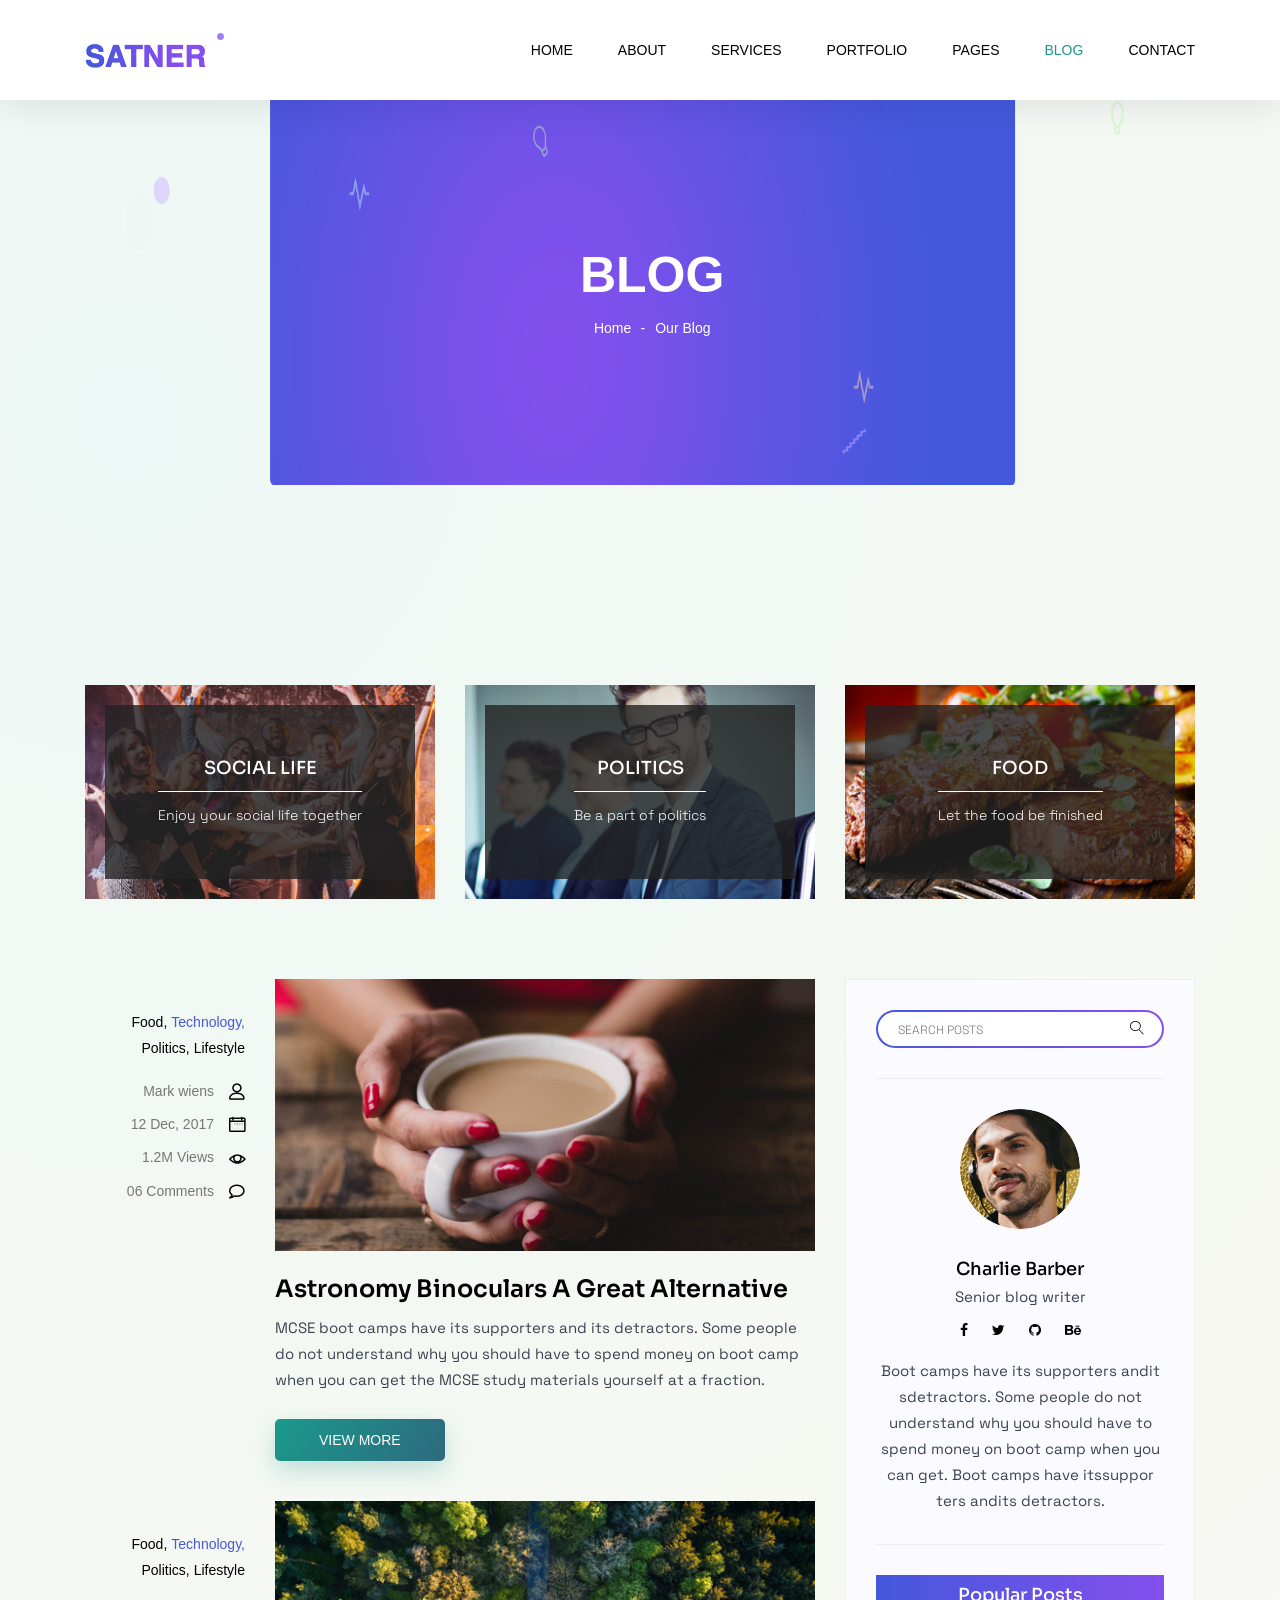
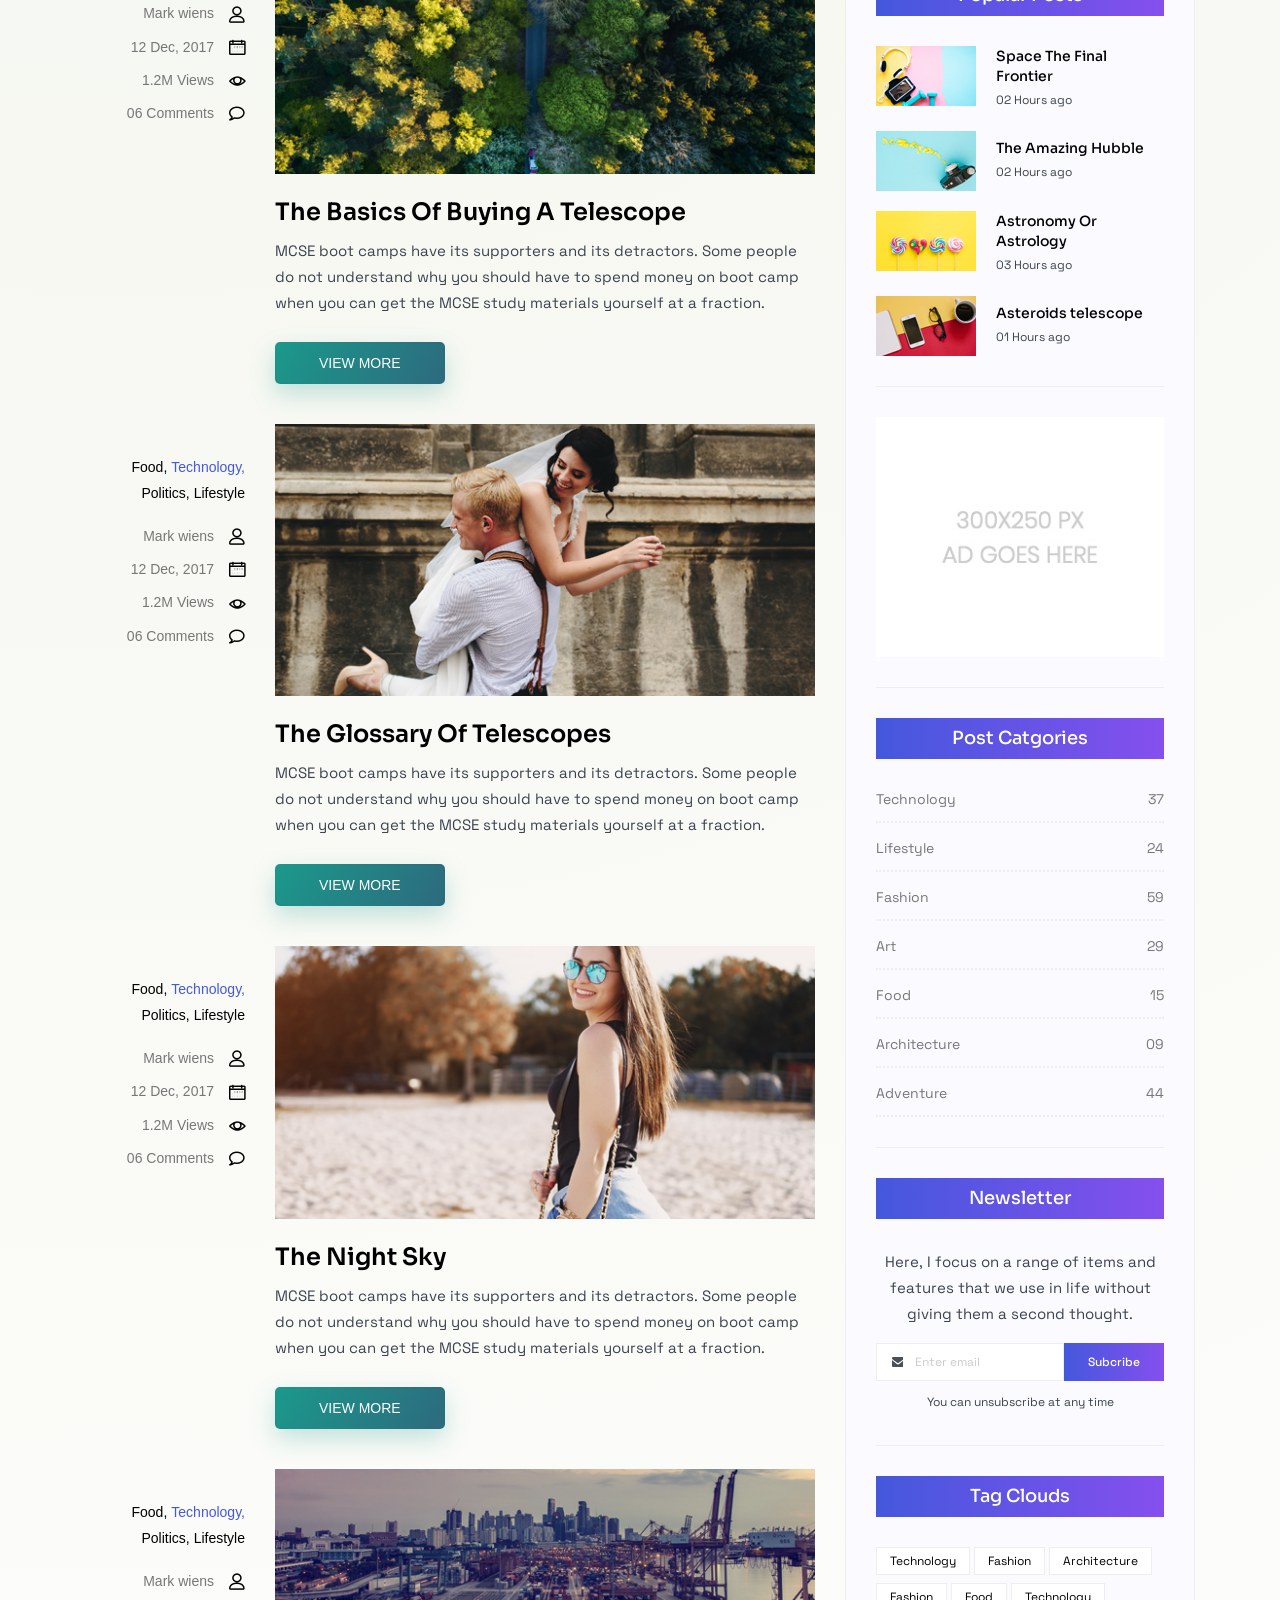
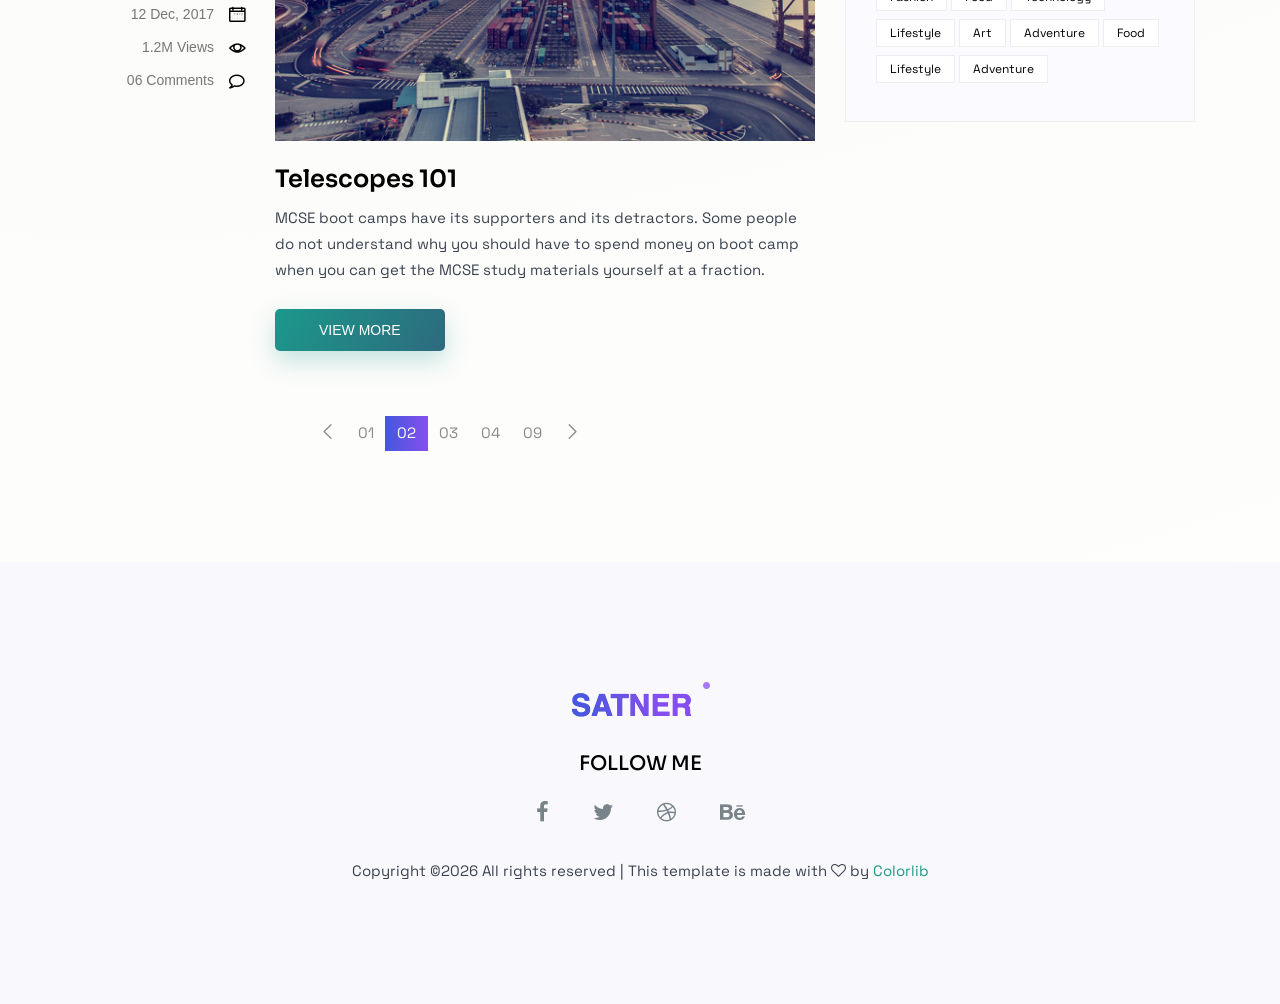
<file: blog.html>
<!doctype html>
<html lang="en">

<head>
	<!-- Required meta tags -->
	<meta charset="utf-8">
	<meta name="viewport" content="width=device-width, initial-scale=1, shrink-to-fit=no">
	<link rel="icon" href="img/favicon.png" type="image/png">
	<title>Blog</title>
	<!-- Bootstrap CSS -->
	<link rel="stylesheet" href="css/bootstrap.css">
	<link rel="stylesheet" href="vendors/linericon/style.css">
	<link rel="stylesheet" href="css/font-awesome.min.css">
	<link rel="stylesheet" href="vendors/owl-carousel/owl.carousel.min.css">
	<link rel="stylesheet" href="css/magnific-popup.css">
	<link rel="stylesheet" href="vendors/nice-select/css/nice-select.css">
	<!-- main css -->
	<link rel="stylesheet" href="css/style.css">
</head>

<body class="blog_version">

	<!--================ Start Header Area =================-->
	<header class="header_area">
		<div class="main_menu">
			<nav class="navbar navbar-expand-lg navbar-light">
				<div class="container">
					<!-- Brand and toggle get grouped for better mobile display -->
					<a class="navbar-brand logo_h" href="index.html"><img src="img/logo.png" alt=""></a>
					<button class="navbar-toggler" type="button" data-toggle="collapse" data-target="#navbarSupportedContent"
					 aria-controls="navbarSupportedContent" aria-expanded="false" aria-label="Toggle navigation">
						<span class="icon-bar"></span>
						<span class="icon-bar"></span>
						<span class="icon-bar"></span>
					</button>
					<!-- Collect the nav links, forms, and other content for toggling -->
					<div class="collapse navbar-collapse offset" id="navbarSupportedContent">
						<ul class="nav navbar-nav menu_nav justify-content-end">
							<li class="nav-item"><a class="nav-link" href="index.html">Home</a></li>
							<li class="nav-item"><a class="nav-link" href="about.html">About</a></li>
							<li class="nav-item"><a class="nav-link" href="services.html">Services</a></li>
							<li class="nav-item"><a class="nav-link" href="portfolio.html">Portfolio</a></li>
							<li class="nav-item submenu dropdown">
								<a href="#" class="nav-link dropdown-toggle" data-toggle="dropdown" role="button" aria-haspopup="true"
								 aria-expanded="false">Pages</a>
								<ul class="dropdown-menu">
                                    <li class="nav-item"><a class="nav-link" href="elements.html">Elements</a></li>
                                    <li class="nav-item"><a class="nav-link" href="portfolio-details.html">Portfolio Details</a></li>
								</ul>
							</li>
							<li class="nav-item submenu dropdown active">
								<a href="#" class="nav-link dropdown-toggle" data-toggle="dropdown" role="button" aria-haspopup="true"
								 aria-expanded="false">Blog</a>
								<ul class="dropdown-menu">
									<li class="nav-item"><a class="nav-link" href="blog.html">Blog</a></li>
									<li class="nav-item"><a class="nav-link" href="single-blog.html">Blog Details</a></li>
								</ul>
							</li>
							<li class="nav-item"><a class="nav-link" href="contact.html">Contact</a></li>
						</ul>
					</div>
				</div>
			</nav>
		</div>
	</header>
	<!--================ End Header Area =================-->

    <!--================ Start Banner Area =================-->
    <section class="banner_area">
        <div class="banner_inner d-flex align-items-center">
            <div class="container">
                <div class="banner_content text-center">
                    <h2>Blog</h2>
                    <div class="page_link">
                        <a href="index.html">Home</a>
                        <a href="blog.html">Our Blog</a>
                    </div>
                </div>
            </div>
        </div>
    </section>
    <!--================ End Banner Area =================-->
        
    <!--================Blog Categorie Area =================-->
    <section class="blog_categorie_area section_gap_top">
        <div class="container">
            <div class="row">
                <div class="col-lg-4">
                    <div class="categories_post">
                        <img src="img/blog/cat-post/cat-post-3.jpg" alt="post">
                        <div class="categories_details">
                            <div class="categories_text">
                                <a href="single-blog.html"><h5>Social Life</h5></a>
                                <div class="border_line"></div>
                                <p>Enjoy your social life together</p>
                            </div>
                        </div>
                    </div>
                </div>
                <div class="col-lg-4">
                    <div class="categories_post">
                        <img src="img/blog/cat-post/cat-post-2.jpg" alt="post">
                        <div class="categories_details">
                            <div class="categories_text">
                                <a href="single-blog.html"><h5>Politics</h5></a>
                                <div class="border_line"></div>
                                <p>Be a part of politics</p>
                            </div>
                        </div>
                    </div>
                </div>
                <div class="col-lg-4">
                    <div class="categories_post">
                        <img src="img/blog/cat-post/cat-post-1.jpg" alt="post">
                        <div class="categories_details">
                            <div class="categories_text">
                                <a href="single-blog.html"><h5>Food</h5></a>
                                <div class="border_line"></div>
                                <p>Let the food be finished</p>
                            </div>
                        </div>
                    </div>
                </div>
            </div>
        </div>
    </section>
    <!--================Blog Categorie Area =================-->
    
    <!--================Blog Area =================-->
    <section class="blog_area">
        <div class="container">
            <div class="row">
                <div class="col-lg-8">
                    <div class="blog_left_sidebar">
                        <article class="row blog_item">
                            <div class="col-md-3">
                                <div class="blog_info text-right">
                                    <div class="post_tag">
                                        <a href="#">Food,</a>
                                        <a class="active" href="#">Technology,</a>
                                        <a href="#">Politics,</a>
                                        <a href="#">Lifestyle</a>
                                    </div>
                                    <ul class="blog_meta list">
                                        <li><a href="#">Mark wiens<i class="lnr lnr-user"></i></a></li>
                                        <li><a href="#">12 Dec, 2017<i class="lnr lnr-calendar-full"></i></a></li>
                                        <li><a href="#">1.2M Views<i class="lnr lnr-eye"></i></a></li>
                                        <li><a href="#">06 Comments<i class="lnr lnr-bubble"></i></a></li>
                                    </ul>
                                </div>
                            </div>
                            <div class="col-md-9">
                                <div class="blog_post">
                                    <img src="img/blog/main-blog/m-blog-1.jpg" alt="">
                                    <div class="blog_details">
                                        <a href="single-blog.html"><h2>Astronomy Binoculars A Great Alternative</h2></a>
                                        <p>MCSE boot camps have its supporters and its detractors. Some people do not understand why you should have to spend money on boot camp when you can get the MCSE study materials yourself at a fraction.</p>
                                        <a href="single-blog.html" class="primary_btn"><span>View More</span></a>
                                    </div>
                                </div>
                            </div>
                        </article>
                        <article class="row blog_item">
                            <div class="col-md-3">
                                <div class="blog_info text-right">
                                    <div class="post_tag">
                                        <a href="#">Food,</a>
                                        <a class="active" href="#">Technology,</a>
                                        <a href="#">Politics,</a>
                                        <a href="#">Lifestyle</a>
                                    </div>
                                    <ul class="blog_meta list">
                                        <li><a href="#">Mark wiens<i class="lnr lnr-user"></i></a></li>
                                        <li><a href="#">12 Dec, 2017<i class="lnr lnr-calendar-full"></i></a></li>
                                        <li><a href="#">1.2M Views<i class="lnr lnr-eye"></i></a></li>
                                        <li><a href="#">06 Comments<i class="lnr lnr-bubble"></i></a></li>
                                    </ul>
                                </div>
                            </div>
                            <div class="col-md-9">
                                <div class="blog_post">
                                    <img src="img/blog/main-blog/m-blog-2.jpg" alt="">
                                    <div class="blog_details">
                                        <a href="single-blog.html"><h2>The Basics Of Buying A Telescope</h2></a>
                                        <p>MCSE boot camps have its supporters and its detractors. Some people do not understand why you should have to spend money on boot camp when you can get the MCSE study materials yourself at a fraction.</p>
                                        <a href="single-blog.html" class="primary_btn"><span>View More</span></a>
                                    </div>
                                </div>
                            </div>
                        </article>
                        <article class="row blog_item">
                            <div class="col-md-3">
                                <div class="blog_info text-right">
                                    <div class="post_tag">
                                        <a href="#">Food,</a>
                                        <a class="active" href="#">Technology,</a>
                                        <a href="#">Politics,</a>
                                        <a href="#">Lifestyle</a>
                                    </div>
                                    <ul class="blog_meta list">
                                        <li><a href="#">Mark wiens<i class="lnr lnr-user"></i></a></li>
                                        <li><a href="#">12 Dec, 2017<i class="lnr lnr-calendar-full"></i></a></li>
                                        <li><a href="#">1.2M Views<i class="lnr lnr-eye"></i></a></li>
                                        <li><a href="#">06 Comments<i class="lnr lnr-bubble"></i></a></li>
                                    </ul>
                                </div>
                            </div>
                            <div class="col-md-9">
                                <div class="blog_post">
                                    <img src="img/blog/main-blog/m-blog-3.jpg" alt="">
                                    <div class="blog_details">
                                        <a href="single-blog.html"><h2>The Glossary Of Telescopes</h2></a>
                                        <p>MCSE boot camps have its supporters and its detractors. Some people do not understand why you should have to spend money on boot camp when you can get the MCSE study materials yourself at a fraction.</p>
                                        <a href="single-blog.html" class="primary_btn"><span>View More</span></a>
                                    </div>
                                </div>
                            </div>
                        </article>
                        <article class="row blog_item">
                            <div class="col-md-3">
                                <div class="blog_info text-right">
                                    <div class="post_tag">
                                        <a href="#">Food,</a>
                                        <a class="active" href="#">Technology,</a>
                                        <a href="#">Politics,</a>
                                        <a href="#">Lifestyle</a>
                                    </div>
                                    <ul class="blog_meta list">
                                        <li><a href="#">Mark wiens<i class="lnr lnr-user"></i></a></li>
                                        <li><a href="#">12 Dec, 2017<i class="lnr lnr-calendar-full"></i></a></li>
                                        <li><a href="#">1.2M Views<i class="lnr lnr-eye"></i></a></li>
                                        <li><a href="#">06 Comments<i class="lnr lnr-bubble"></i></a></li>
                                    </ul>
                                </div>
                            </div>
                            <div class="col-md-9">
                                <div class="blog_post">
                                    <img src="img/blog/main-blog/m-blog-4.jpg" alt="">
                                    <div class="blog_details">
                                        <a href="single-blog.html"><h2>The Night Sky</h2></a>
                                        <p>MCSE boot camps have its supporters and its detractors. Some people do not understand why you should have to spend money on boot camp when you can get the MCSE study materials yourself at a fraction.</p>
                                        <a href="single-blog.html" class="primary_btn"><span>View More</span></a>
                                    </div>
                                </div>
                            </div>
                        </article>
                        <article class="row blog_item">
                            <div class="col-md-3">
                                <div class="blog_info text-right">
                                    <div class="post_tag">
                                        <a href="#">Food,</a>
                                        <a class="active" href="#">Technology,</a>
                                        <a href="#">Politics,</a>
                                        <a href="#">Lifestyle</a>
                                    </div>
                                    <ul class="blog_meta list">
                                        <li><a href="#">Mark wiens<i class="lnr lnr-user"></i></a></li>
                                        <li><a href="#">12 Dec, 2017<i class="lnr lnr-calendar-full"></i></a></li>
                                        <li><a href="#">1.2M Views<i class="lnr lnr-eye"></i></a></li>
                                        <li><a href="#">06 Comments<i class="lnr lnr-bubble"></i></a></li>
                                    </ul>
                                </div>
                            </div>
                            <div class="col-md-9">
                                <div class="blog_post">
                                    <img src="img/blog/main-blog/m-blog-5.jpg" alt="">
                                    <div class="blog_details">
                                        <a href="single-blog.html"><h2>Telescopes 101</h2></a>
                                        <p>MCSE boot camps have its supporters and its detractors. Some people do not understand why you should have to spend money on boot camp when you can get the MCSE study materials yourself at a fraction.</p>
                                        <a href="single-blog.html" class="primary_btn"><span>View More</span></a>
                                    </div>
                                </div>
                            </div>
                        </article>
                        <nav class="blog-pagination justify-content-center d-flex">
                            <ul class="pagination">
                                <li class="page-item">
                                    <a href="#" class="page-link" aria-label="Previous">
                                        <span aria-hidden="true">
                                            <span class="lnr lnr-chevron-left"></span>
                                        </span>
                                    </a>
                                </li>
                                <li class="page-item"><a href="#" class="page-link">01</a></li>
                                <li class="page-item active"><a href="#" class="page-link">02</a></li>
                                <li class="page-item"><a href="#" class="page-link">03</a></li>
                                <li class="page-item"><a href="#" class="page-link">04</a></li>
                                <li class="page-item"><a href="#" class="page-link">09</a></li>
                                <li class="page-item">
                                    <a href="#" class="page-link" aria-label="Next">
                                        <span aria-hidden="true">
                                            <span class="lnr lnr-chevron-right"></span>
                                        </span>
                                    </a>
                                </li>
                            </ul>
                        </nav>
                    </div>
                </div>
                <div class="col-lg-4">
                    <div class="blog_right_sidebar">
                        <aside class="single_sidebar_widget search_widget">
                            <div class="input-group">
                                <input type="text" class="form-control" placeholder="Search Posts">
                                <span class="input-group-btn">
                                    <button class="btn btn-default" type="button"><i class="lnr lnr-magnifier"></i></button>
                                </span>
                            </div><!-- /input-group -->
                            <div class="br"></div>
                        </aside>
                        <aside class="single_sidebar_widget author_widget">
                            <img class="author_img rounded-circle" src="img/blog/author.png" alt="">
                            <h4>Charlie Barber</h4>
                            <p>Senior blog writer</p>
                            <div class="social_icon">
                                <a href="#"><i class="fa fa-facebook"></i></a>
                                <a href="#"><i class="fa fa-twitter"></i></a>
                                <a href="#"><i class="fa fa-github"></i></a>
                                <a href="#"><i class="fa fa-behance"></i></a>
                            </div>
                            <p>Boot camps have its supporters andit sdetractors. Some people do not understand why you should have to spend money on boot camp when you can get. Boot camps have itssuppor ters andits detractors.</p>
                            <div class="br"></div>
                        </aside>
                        <aside class="single_sidebar_widget popular_post_widget">
                            <h3 class="widget_title">Popular Posts</h3>
                            <div class="media post_item">
                                <img src="img/blog/popular-post/post1.jpg" alt="post">
                                <div class="media-body">
                                    <a href="single-blog.html"><h3>Space The Final Frontier</h3></a>
                                    <p>02 Hours ago</p>
                                </div>
                            </div>
                            <div class="media post_item">
                                <img src="img/blog/popular-post/post2.jpg" alt="post">
                                <div class="media-body">
                                    <a href="single-blog.html"><h3>The Amazing Hubble</h3></a>
                                    <p>02 Hours ago</p>
                                </div>
                            </div>
                            <div class="media post_item">
                                <img src="img/blog/popular-post/post3.jpg" alt="post">
                                <div class="media-body">
                                    <a href="single-blog.html"><h3>Astronomy Or Astrology</h3></a>
                                    <p>03 Hours ago</p>
                                </div>
                            </div>
                            <div class="media post_item">
                                <img src="img/blog/popular-post/post4.jpg" alt="post">
                                <div class="media-body">
                                    <a href="single-blog.html"><h3>Asteroids telescope</h3></a>
                                    <p>01 Hours ago</p>
                                </div>
                            </div>
                            <div class="br"></div>
                        </aside>
                        <aside class="single_sidebar_widget ads_widget">
                            <a href="#"><img class="img-fluid" src="img/blog/add.jpg" alt=""></a>
                            <div class="br"></div>
                        </aside>
                        <aside class="single_sidebar_widget post_category_widget">
                            <h4 class="widget_title">Post Catgories</h4>
                            <ul class="list cat-list">
                                <li>
                                    <a href="#" class="d-flex justify-content-between">
                                        <p>Technology</p>
                                        <p>37</p>
                                    </a>
                                </li>
                                <li>
                                    <a href="#" class="d-flex justify-content-between">
                                        <p>Lifestyle</p>
                                        <p>24</p>
                                    </a>
                                </li>
                                <li>
                                    <a href="#" class="d-flex justify-content-between">
                                        <p>Fashion</p>
                                        <p>59</p>
                                    </a>
                                </li>
                                <li>
                                    <a href="#" class="d-flex justify-content-between">
                                        <p>Art</p>
                                        <p>29</p>
                                    </a>
                                </li>
                                <li>
                                    <a href="#" class="d-flex justify-content-between">
                                        <p>Food</p>
                                        <p>15</p>
                                    </a>
                                </li>
                                <li>
                                    <a href="#" class="d-flex justify-content-between">
                                        <p>Architecture</p>
                                        <p>09</p>
                                    </a>
                                </li>
                                <li>
                                    <a href="#" class="d-flex justify-content-between">
                                        <p>Adventure</p>
                                        <p>44</p>
                                    </a>
                                </li>															
                            </ul>
                            <div class="br"></div>
                        </aside>
                        <aside class="single-sidebar-widget newsletter_widget">
                            <h4 class="widget_title">Newsletter</h4>
                            <p>
                            Here, I focus on a range of items and features that we use in life without
                            giving them a second thought.
                            </p>
                            <div class="form-group d-flex flex-row">
                                <div class="input-group">
                                    <div class="input-group-prepend">
                                        <div class="input-group-text"><i class="fa fa-envelope" aria-hidden="true"></i></div>
                                    </div>
                                    <input type="text" class="form-control" id="inlineFormInputGroup" placeholder="Enter email" onfocus="this.placeholder = ''" onblur="this.placeholder = 'Enter email'">
                                </div>
                                <a href="#" class="bbtns">Subcribe</a>
                            </div>	
                            <p class="text-bottom">You can unsubscribe at any time</p>	
                            <div class="br"></div>							
                        </aside>
                        <aside class="single-sidebar-widget tag_cloud_widget">
                            <h4 class="widget_title">Tag Clouds</h4>
                            <ul class="list">
                                <li><a href="#">Technology</a></li>
                                <li><a href="#">Fashion</a></li>
                                <li><a href="#">Architecture</a></li>
                                <li><a href="#">Fashion</a></li>
                                <li><a href="#">Food</a></li>
                                <li><a href="#">Technology</a></li>
                                <li><a href="#">Lifestyle</a></li>
                                <li><a href="#">Art</a></li>
                                <li><a href="#">Adventure</a></li>
                                <li><a href="#">Food</a></li>
                                <li><a href="#">Lifestyle</a></li>
                                <li><a href="#">Adventure</a></li>
                            </ul>
                        </aside>
                    </div>
                </div>
            </div>
        </div>
    </section>
    <!--================Blog Area =================-->
    
    <!--================Footer Area =================-->
	<footer class="footer_area">
        <div class="container">
            <div class="row justify-content-center">
                <div class="col-lg-12">
                    <div class="footer_top flex-column">
                        <div class="footer_logo">
                            <a href="#">
                                <img src="img/logo.png" alt="">
                            </a>
                            <h4>Follow Me</h4>
                        </div>
                        <div class="footer_social">
                            <a href="#"><i class="fa fa-facebook"></i></a>
                            <a href="#"><i class="fa fa-twitter"></i></a>
                            <a href="#"><i class="fa fa-dribbble"></i></a>
                            <a href="#"><i class="fa fa-behance"></i></a>
                        </div>
                    </div>
                </div>
            </div>
            <div class="row footer_bottom justify-content-center">
                <p class="col-lg-8 col-sm-12 footer-text">
                    <!-- Link back to Colorlib can't be removed. Template is licensed under CC BY 3.0. -->
Copyright &copy;<script>document.write(new Date().getFullYear());</script> All rights reserved | This template is made with <i class="fa fa-heart-o" aria-hidden="true"></i> by <a href="https://colorlib.com" target="_blank">Colorlib</a>
<!-- Link back to Colorlib can't be removed. Template is licensed under CC BY 3.0. --></p>
            </div>
        </div>
    </footer>
    <!--================End Footer Area =================-->
   
    <!-- Optional JavaScript -->
    <!-- jQuery first, then Popper.js, then Bootstrap JS -->
    <script src="js/jquery-3.2.1.min.js"></script>
    <script src="js/popper.js"></script>
    <script src="js/bootstrap.min.js"></script>
    <script src="js/stellar.js"></script>
    <script src="vendors/lightbox/simpleLightbox.min.js"></script>
    <script src="vendors/nice-select/js/jquery.nice-select.min.js"></script>
    <script src="vendors/isotope/imagesloaded.pkgd.min.js"></script>
    <script src="vendors/isotope/isotope-min.js"></script>
    <script src="vendors/owl-carousel/owl.carousel.min.js"></script>
    <script src="js/jquery.ajaxchimp.min.js"></script>
    <script src="js/mail-script.js"></script>
    <script src="js/theme.js"></script>
</body>
</html>
</file>
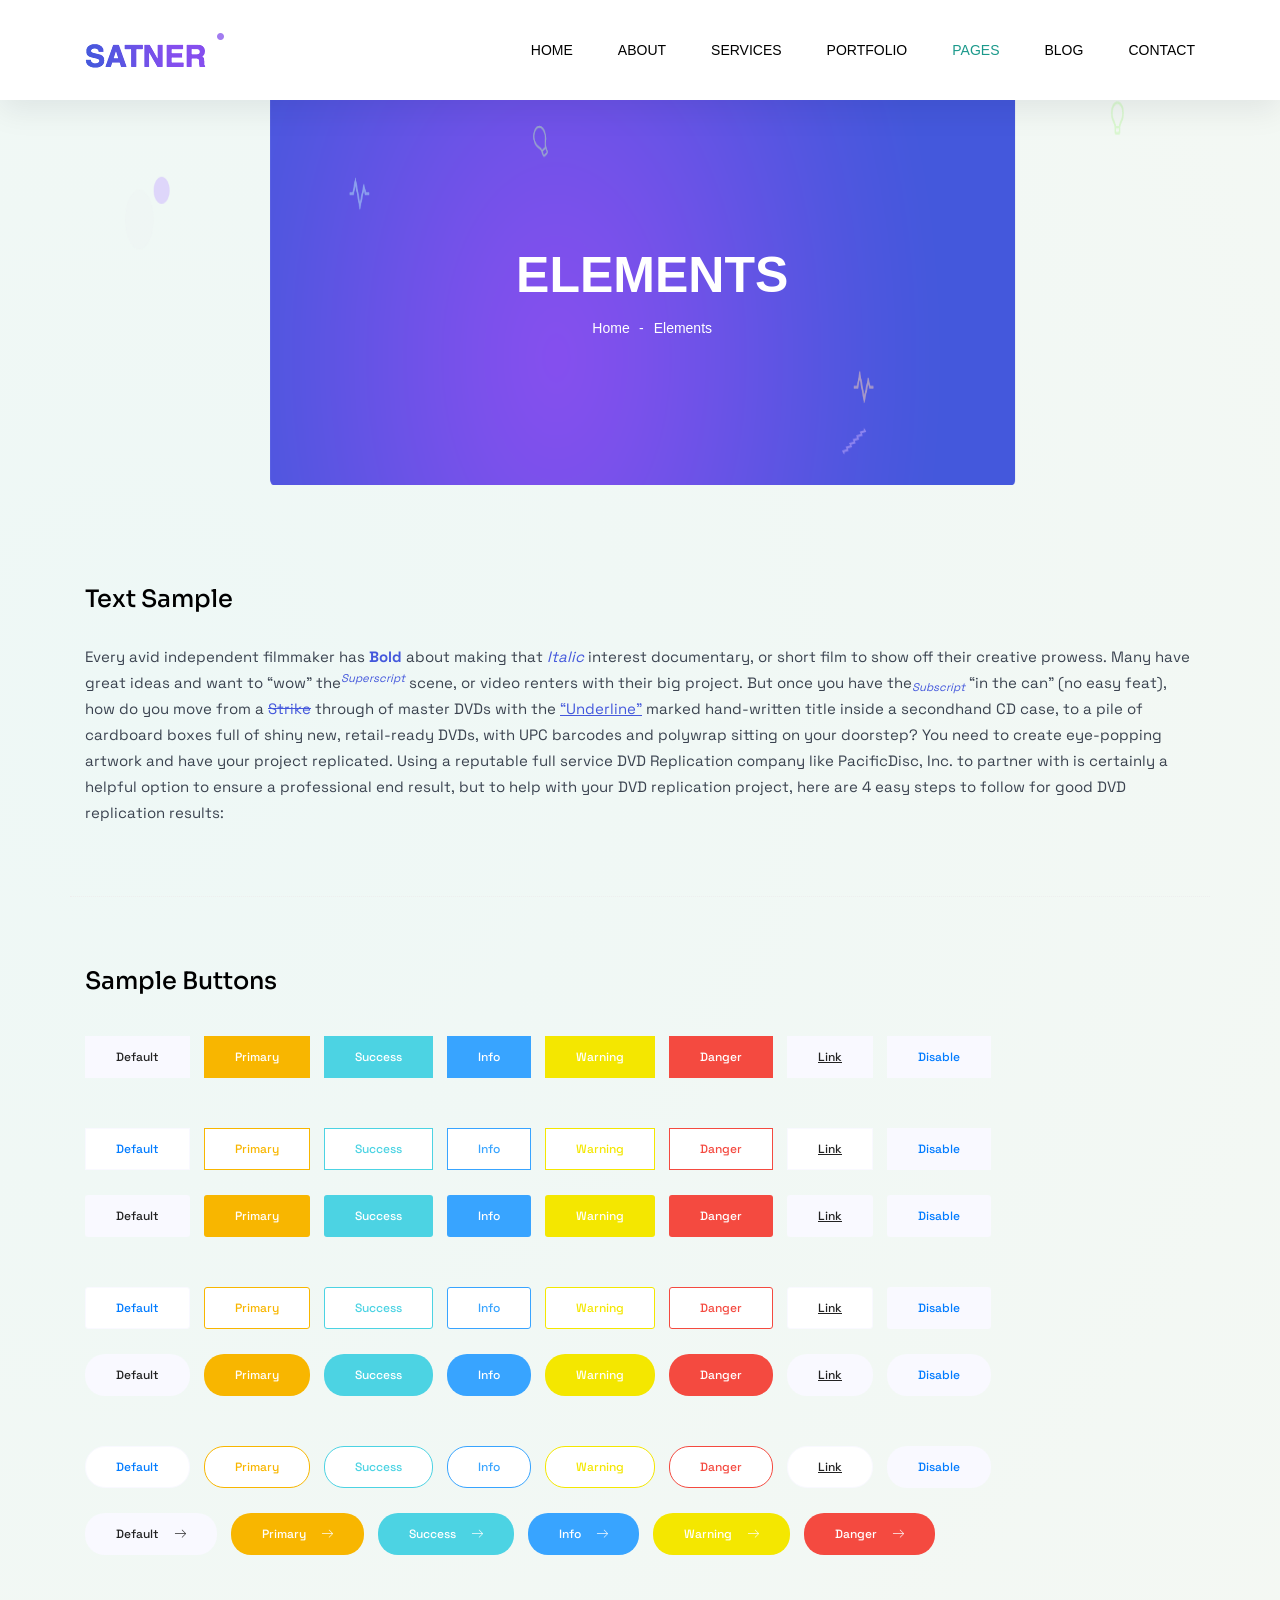
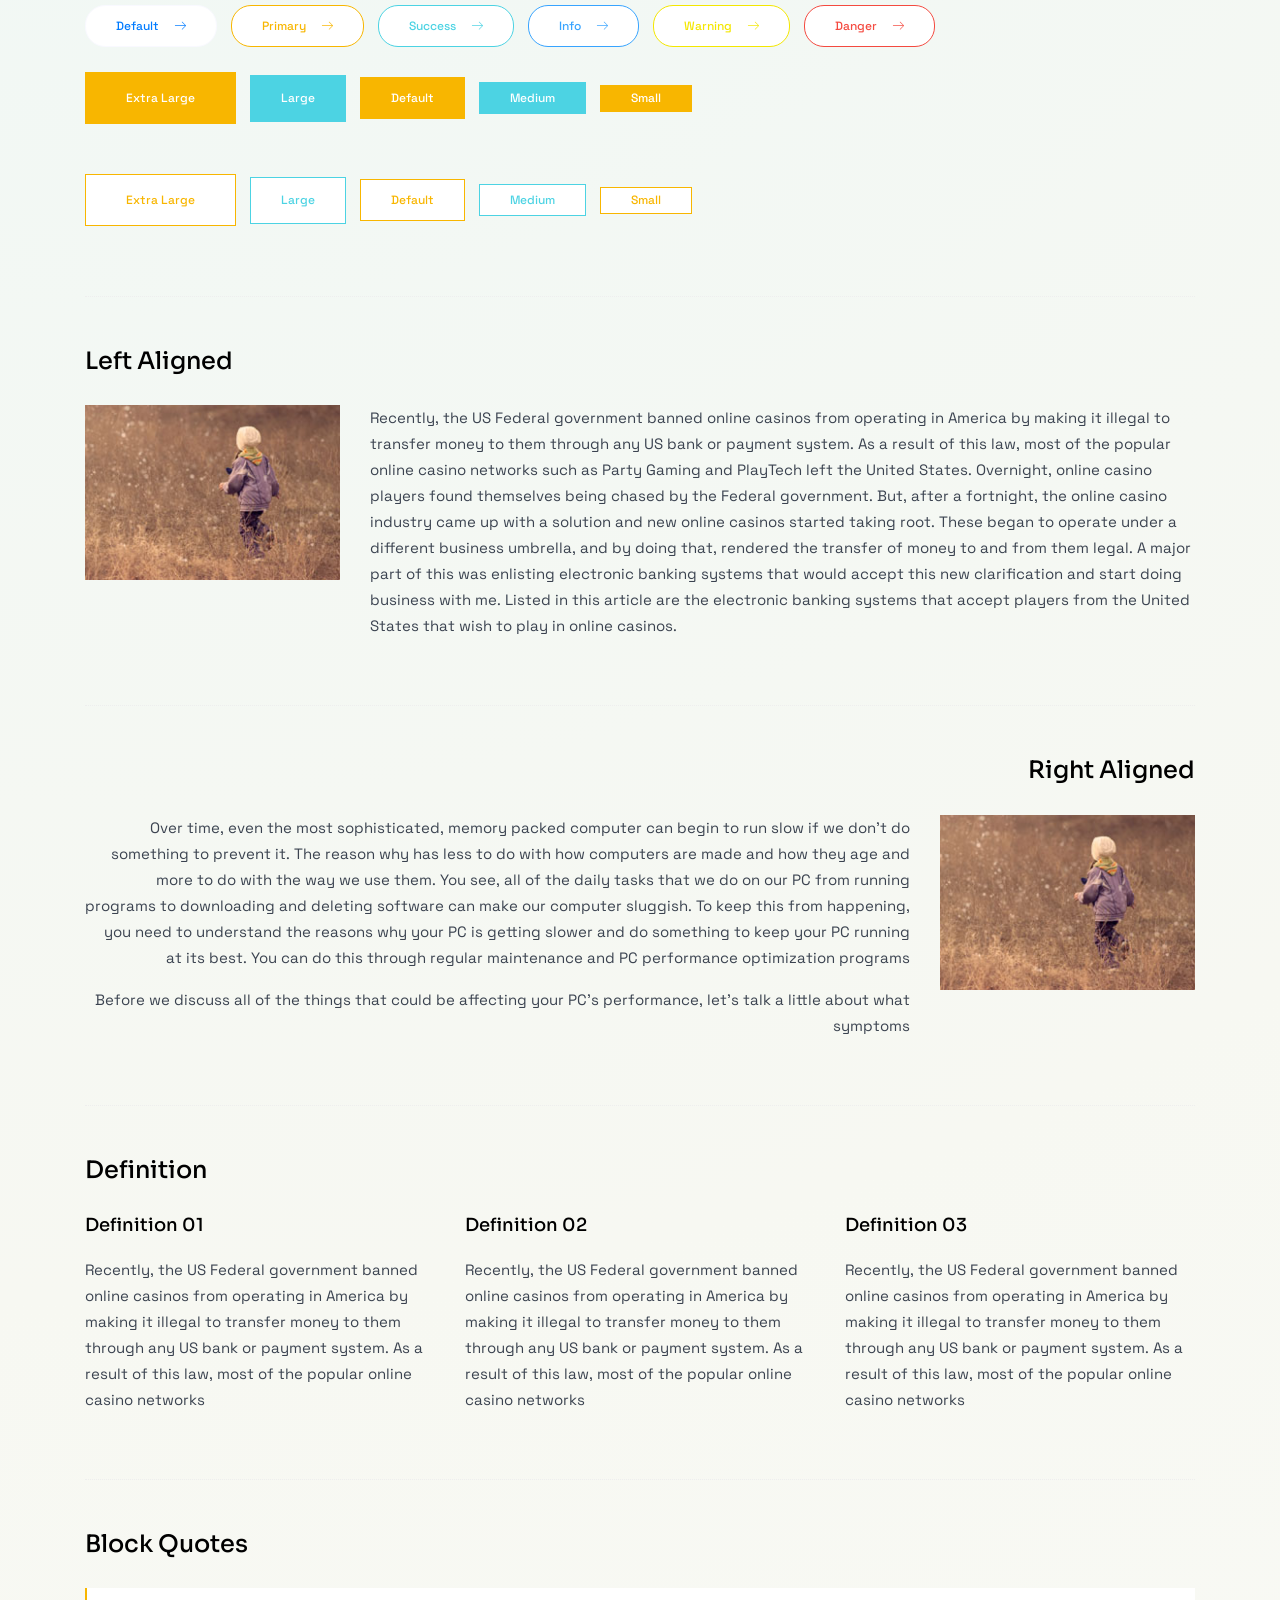
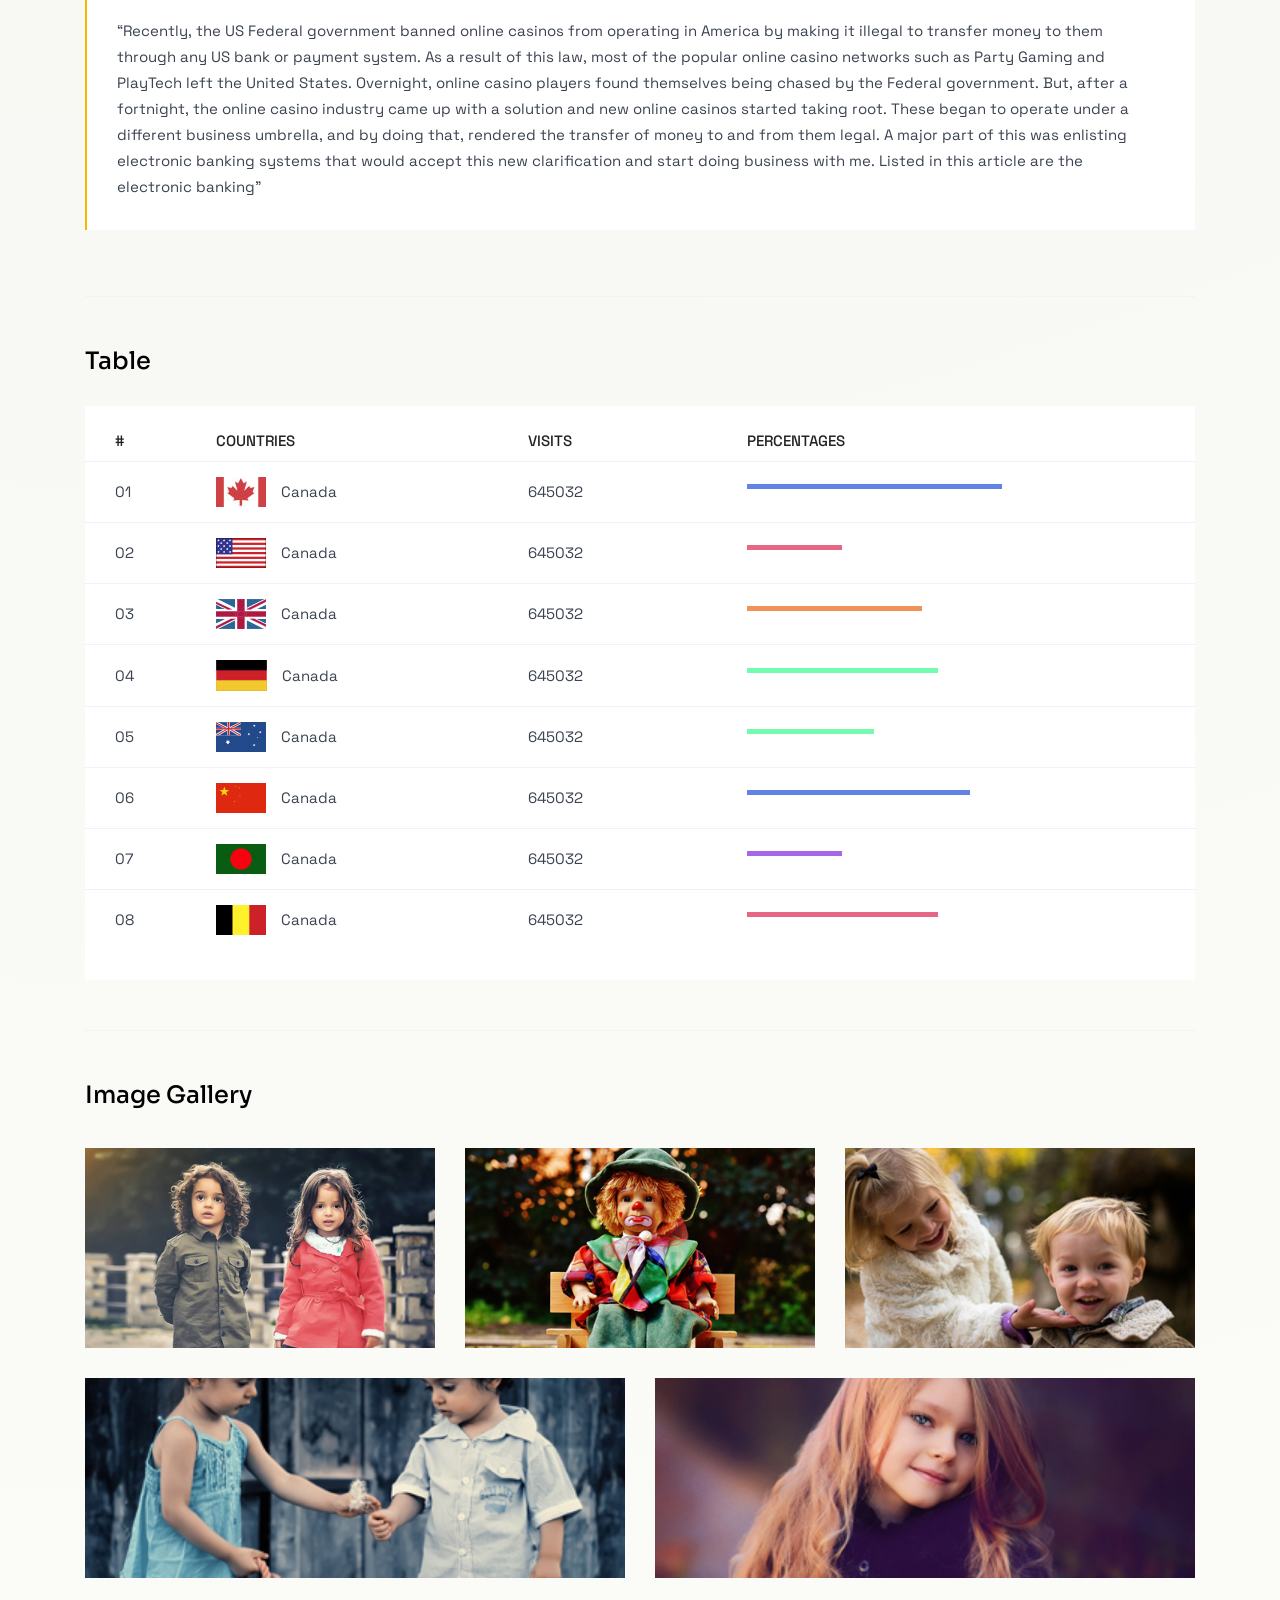
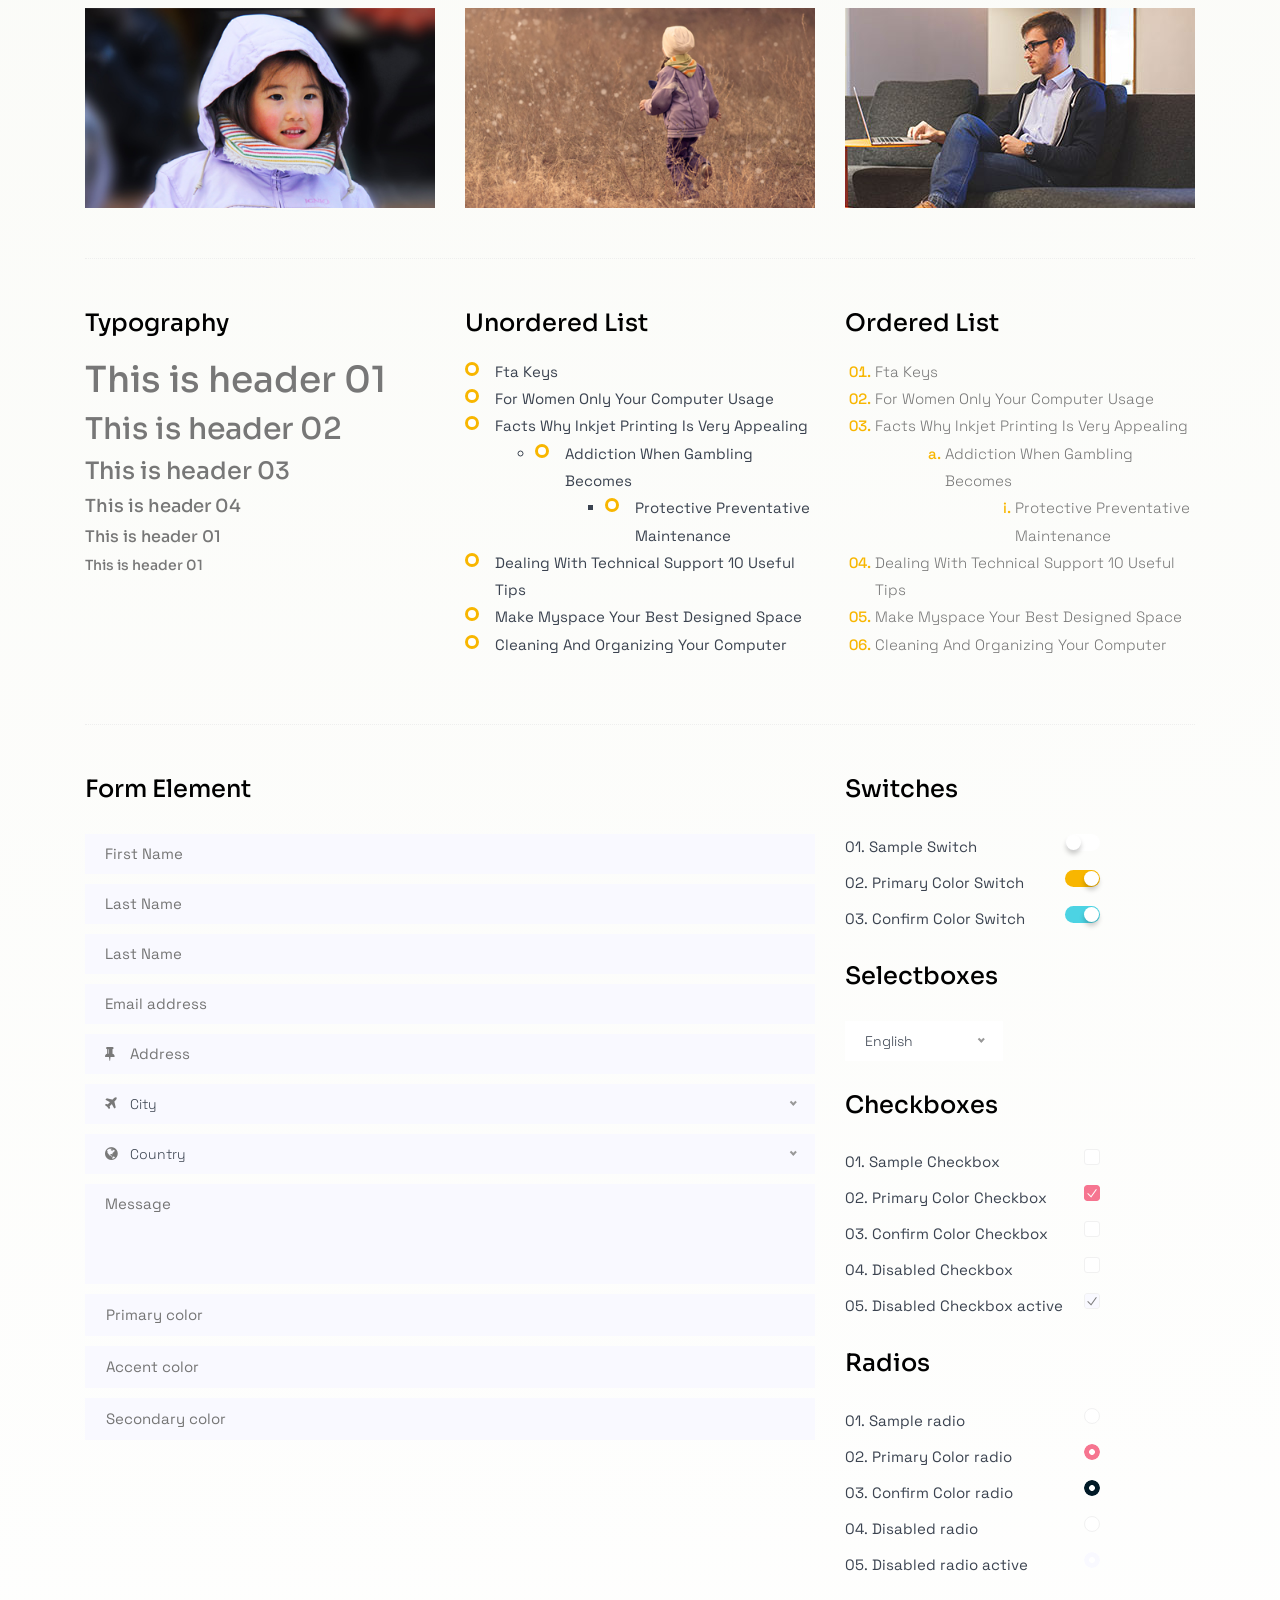
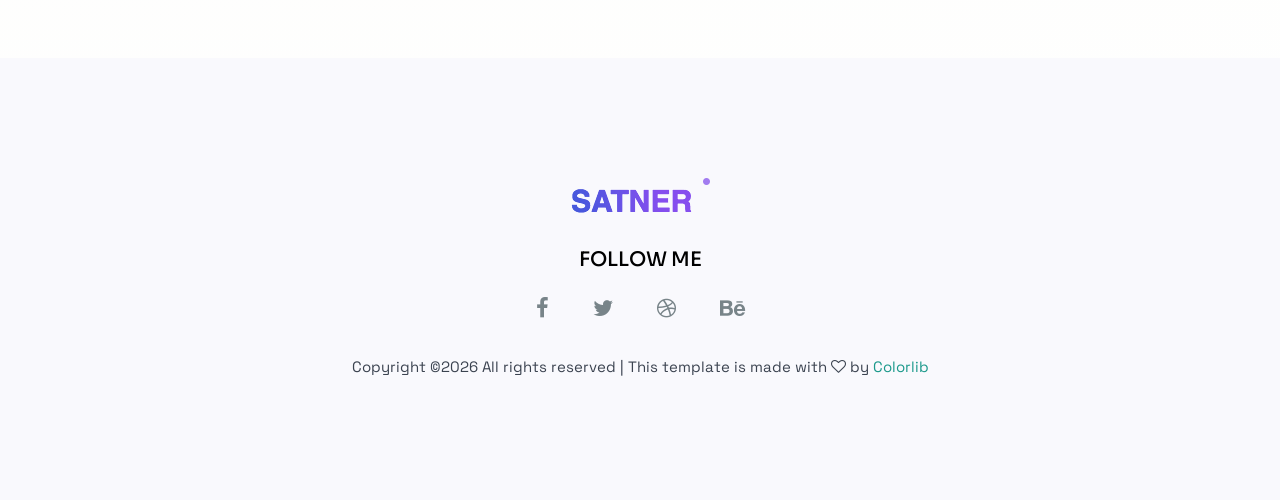
<file: elements.html>
<!doctype html>
<html lang="en">

<head>
	<!-- Required meta tags -->
	<meta charset="utf-8">
	<meta name="viewport" content="width=device-width, initial-scale=1, shrink-to-fit=no">
	<link rel="icon" href="img/favicon.png" type="image/png">
	<title>Elements</title>
	<!-- Bootstrap CSS -->
	<link rel="stylesheet" href="css/bootstrap.css">
	<link rel="stylesheet" href="vendors/linericon/style.css">
	<link rel="stylesheet" href="css/font-awesome.min.css">
	<link rel="stylesheet" href="vendors/owl-carousel/owl.carousel.min.css">
	<link rel="stylesheet" href="css/magnific-popup.css">
	<link rel="stylesheet" href="vendors/nice-select/css/nice-select.css">
	<!-- main css -->
	<link rel="stylesheet" href="css/style.css">
</head>

<body class="blog_version">

	<!--================ Start Header Area =================-->
	<header class="header_area">
		<div class="main_menu">
			<nav class="navbar navbar-expand-lg navbar-light">
				<div class="container">
					<!-- Brand and toggle get grouped for better mobile display -->
					<a class="navbar-brand logo_h" href="index.html"><img src="img/logo.png" alt=""></a>
					<button class="navbar-toggler" type="button" data-toggle="collapse" data-target="#navbarSupportedContent"
					 aria-controls="navbarSupportedContent" aria-expanded="false" aria-label="Toggle navigation">
						<span class="icon-bar"></span>
						<span class="icon-bar"></span>
						<span class="icon-bar"></span>
					</button>
					<!-- Collect the nav links, forms, and other content for toggling -->
					<div class="collapse navbar-collapse offset" id="navbarSupportedContent">
						<ul class="nav navbar-nav menu_nav justify-content-end">
							<li class="nav-item"><a class="nav-link" href="index.html">Home</a></li>
							<li class="nav-item"><a class="nav-link" href="about.html">About</a></li>
							<li class="nav-item"><a class="nav-link" href="services.html">Services</a></li>
							<li class="nav-item"><a class="nav-link" href="portfolio.html">Portfolio</a></li>
							<li class="nav-item submenu dropdown active">
								<a href="#" class="nav-link dropdown-toggle" data-toggle="dropdown" role="button" aria-haspopup="true"
								 aria-expanded="false">Pages</a>
								<ul class="dropdown-menu">
                                    <li class="nav-item"><a class="nav-link" href="elements.html">Elements</a></li>
                                    <li class="nav-item"><a class="nav-link" href="portfolio-details.html">Portfolio Details</a></li>
								</ul>
							</li>
							<li class="nav-item submenu dropdown">
								<a href="#" class="nav-link dropdown-toggle" data-toggle="dropdown" role="button" aria-haspopup="true"
								 aria-expanded="false">Blog</a>
								<ul class="dropdown-menu">
									<li class="nav-item"><a class="nav-link" href="blog.html">Blog</a></li>
									<li class="nav-item"><a class="nav-link" href="single-blog.html">Blog Details</a></li>
								</ul>
							</li>
							<li class="nav-item"><a class="nav-link" href="contact.html">Contact</a></li>
						</ul>
					</div>
				</div>
			</nav>
		</div>
	</header>
	<!--================ End Header Area =================-->

    <!--================ Start Banner Area =================-->
    <section class="banner_area">
        <div class="banner_inner d-flex align-items-center">
            <div class="container">
                <div class="banner_content text-center">
                    <h2>Elements</h2>
                    <div class="page_link">
                        <a href="index.html">Home</a>
                        <a href="elements.html">Elements</a>
                    </div>
                </div>
            </div>
        </div>
    </section>
    <!--================ End Banner Area =================-->
        
	<!-- Start Sample Area -->
	<section class="sample-text-area">
		<div class="container">
			<h3 class="text-heading title_color">Text Sample</h3>
			<p class="sample-text">
				Every avid independent filmmaker has <b>Bold</b> about making that <i>Italic</i> interest documentary, or short film to show off their creative prowess. Many have great ideas and want to “wow” the<sup>Superscript</sup> scene, or video renters with their big project.  But once you have the<sub>Subscript</sub> “in the can” (no easy feat), how do you move from a <del>Strike</del> through of master DVDs with the <u>“Underline”</u> marked hand-written title inside a secondhand CD case, to a pile of cardboard boxes full of shiny new, retail-ready DVDs, with UPC barcodes and polywrap sitting on your doorstep?  You need to create eye-popping artwork and have your project replicated. Using a reputable full service DVD Replication company like PacificDisc, Inc. to partner with is certainly a helpful option to ensure a professional end result, but to help with your DVD replication project, here are 4 easy steps to follow for good DVD replication results: 

			</p>
		</div>
	</section>
	<!-- End Sample Area -->

	<!-- Start Button -->
	<section class="button-area">
		<div class="container border-top-generic">
			<h3 class="text-heading title_color">Sample Buttons</h3>
			<div class="button-group-area">
				<a href="#" class="genric-btn default">Default</a>
				<a href="#" class="genric-btn primary">Primary</a>
				<a href="#" class="genric-btn success">Success</a>
				<a href="#" class="genric-btn info">Info</a>
				<a href="#" class="genric-btn warning">Warning</a>
				<a href="#" class="genric-btn danger">Danger</a>
				<a href="#" class="genric-btn link">Link</a>
				<a href="#" class="genric-btn disable">Disable</a>
			</div>
			<div class="button-group-area mt-10">
				<a href="#" class="genric-btn default-border">Default</a>
				<a href="#" class="genric-btn primary-border">Primary</a>
				<a href="#" class="genric-btn success-border">Success</a>
				<a href="#" class="genric-btn info-border">Info</a>
				<a href="#" class="genric-btn warning-border">Warning</a>
				<a href="#" class="genric-btn danger-border">Danger</a>
				<a href="#" class="genric-btn link-border">Link</a>
				<a href="#" class="genric-btn disable">Disable</a>
			</div>
			<div class="button-group-area mt-40">
				<a href="#" class="genric-btn default radius">Default</a>
				<a href="#" class="genric-btn primary radius">Primary</a>
				<a href="#" class="genric-btn success radius">Success</a>
				<a href="#" class="genric-btn info radius">Info</a>
				<a href="#" class="genric-btn warning radius">Warning</a>
				<a href="#" class="genric-btn danger radius">Danger</a>
				<a href="#" class="genric-btn link radius">Link</a>
				<a href="#" class="genric-btn disable radius">Disable</a>
			</div>
			<div class="button-group-area mt-10">
				<a href="#" class="genric-btn default-border radius">Default</a>
				<a href="#" class="genric-btn primary-border radius">Primary</a>
				<a href="#" class="genric-btn success-border radius">Success</a>
				<a href="#" class="genric-btn info-border radius">Info</a>
				<a href="#" class="genric-btn warning-border radius">Warning</a>
				<a href="#" class="genric-btn danger-border radius">Danger</a>
				<a href="#" class="genric-btn link-border radius">Link</a>
				<a href="#" class="genric-btn disable radius">Disable</a>
			</div>
			<div class="button-group-area mt-40">
				<a href="#" class="genric-btn default circle">Default</a>
				<a href="#" class="genric-btn primary circle">Primary</a>
				<a href="#" class="genric-btn success circle">Success</a>
				<a href="#" class="genric-btn info circle">Info</a>
				<a href="#" class="genric-btn warning circle">Warning</a>
				<a href="#" class="genric-btn danger circle">Danger</a>
				<a href="#" class="genric-btn link circle">Link</a>
				<a href="#" class="genric-btn disable circle">Disable</a>
			</div>
			<div class="button-group-area mt-10">
				<a href="#" class="genric-btn default-border circle">Default</a>
				<a href="#" class="genric-btn primary-border circle">Primary</a>
				<a href="#" class="genric-btn success-border circle">Success</a>
				<a href="#" class="genric-btn info-border circle">Info</a>
				<a href="#" class="genric-btn warning-border circle">Warning</a>
				<a href="#" class="genric-btn danger-border circle">Danger</a>
				<a href="#" class="genric-btn link-border circle">Link</a>
				<a href="#" class="genric-btn disable circle">Disable</a>
			</div>
			<div class="button-group-area mt-40">
				<a href="#" class="genric-btn default circle arrow">Default<span class="lnr lnr-arrow-right"></span></a>
				<a href="#" class="genric-btn primary circle arrow">Primary<span class="lnr lnr-arrow-right"></span></a>
				<a href="#" class="genric-btn success circle arrow">Success<span class="lnr lnr-arrow-right"></span></a>
				<a href="#" class="genric-btn info circle arrow">Info<span class="lnr lnr-arrow-right"></span></a>
				<a href="#" class="genric-btn warning circle arrow">Warning<span class="lnr lnr-arrow-right"></span></a>
				<a href="#" class="genric-btn danger circle arrow">Danger<span class="lnr lnr-arrow-right"></span></a>
			</div>
			<div class="button-group-area mt-10">
				<a href="#" class="genric-btn default-border circle arrow">Default<span class="lnr lnr-arrow-right"></span></a>
				<a href="#" class="genric-btn primary-border circle arrow">Primary<span class="lnr lnr-arrow-right"></span></a>
				<a href="#" class="genric-btn success-border circle arrow">Success<span class="lnr lnr-arrow-right"></span></a>
				<a href="#" class="genric-btn info-border circle arrow">Info<span class="lnr lnr-arrow-right"></span></a>
				<a href="#" class="genric-btn warning-border circle arrow">Warning<span class="lnr lnr-arrow-right"></span></a>
				<a href="#" class="genric-btn danger-border circle arrow">Danger<span class="lnr lnr-arrow-right"></span></a>
			</div>
			<div class="button-group-area mt-40">
				<a href="#" class="genric-btn primary e-large">Extra Large</a>
				<a href="#" class="genric-btn success large">Large</a>
				<a href="#" class="genric-btn primary">Default</a>
				<a href="#" class="genric-btn success medium">Medium</a>
				<a href="#" class="genric-btn primary small">Small</a>
			</div>
			<div class="button-group-area mt-10">
				<a href="#" class="genric-btn primary-border e-large">Extra Large</a>
				<a href="#" class="genric-btn success-border large">Large</a>
				<a href="#" class="genric-btn primary-border">Default</a>
				<a href="#" class="genric-btn success-border medium">Medium</a>
				<a href="#" class="genric-btn primary-border small">Small</a>
			</div>
		</div>
	</section>
	<!-- End Button -->
	
	<!-- Start Align Area -->
	<div class="whole-wrap">
		<div class="container">
			<div class="section-top-border">
				<h3 class="mb-30 title_color">Left Aligned</h3>
				<div class="row">
					<div class="col-md-3">
						<img src="img/elements/d.jpg" alt="" class="img-fluid">
					</div>
					<div class="col-md-9 mt-sm-20 left-align-p">
						<p>Recently, the US Federal government banned online casinos from operating in America by making it illegal to transfer money to them through any US bank or payment system. As a result of this law, most of the popular online casino networks such as Party Gaming and PlayTech left the United States. Overnight, online casino players found themselves being chased by the Federal government. But, after a fortnight, the online casino industry came up with a solution and new online casinos started taking root. These began to operate under a different business umbrella, and by doing that, rendered the transfer of money to and from them legal. A major part of this was enlisting electronic banking systems that would accept this new clarification and start doing business with me. Listed in this article are the electronic banking systems that accept players from the United States that wish to play in online casinos.</p>
					</div>
				</div>
			</div>
			<div class="section-top-border text-right">
				<h3 class="mb-30 title_color">Right Aligned</h3>
				<div class="row">
					<div class="col-md-9">
						<p class="text-right">Over time, even the most sophisticated, memory packed computer can begin to run slow if we don’t do something to prevent it. The reason why has less to do with how computers are made and how they age and more to do with the way we use them. You see, all of the daily tasks that we do on our PC from running programs to downloading and deleting software can make our computer sluggish. To keep this from happening, you need to understand the reasons why your PC is getting slower and do something to keep your PC running at its best. You can do this through regular maintenance and PC performance optimization programs</p>
						<p class="text-right">Before we discuss all of the things that could be affecting your PC’s performance, let’s talk a little about what symptoms</p>
					</div>
					<div class="col-md-3">
						<img src="img/elements/d.jpg" alt="" class="img-fluid">
					</div>
				</div>
			</div>
			<div class="section-top-border">
				<h3 class="mb-30 title_color">Definition</h3>
				<div class="row">
					<div class="col-md-4">
						<div class="single-defination">
							<h4 class="mb-20">Definition 01</h4>
							<p>Recently, the US Federal government banned online casinos from operating in America by making it illegal to transfer money to them through any US bank or payment system. As a result of this law, most of the popular online casino networks</p>
						</div>
					</div>
					<div class="col-md-4">
						<div class="single-defination">
							<h4 class="mb-20">Definition 02</h4>
							<p>Recently, the US Federal government banned online casinos from operating in America by making it illegal to transfer money to them through any US bank or payment system. As a result of this law, most of the popular online casino networks</p>
						</div>
					</div>
					<div class="col-md-4">
						<div class="single-defination">
							<h4 class="mb-20">Definition 03</h4>
							<p>Recently, the US Federal government banned online casinos from operating in America by making it illegal to transfer money to them through any US bank or payment system. As a result of this law, most of the popular online casino networks</p>
						</div>
					</div>
				</div>
			</div>
			<div class="section-top-border">
				<h3 class="mb-30 title_color">Block Quotes</h3>
				<div class="row">
					<div class="col-lg-12">
						<blockquote class="generic-blockquote">
							“Recently, the US Federal government banned online casinos from operating in America by making it illegal to transfer money to them through any US bank or payment system. As a result of this law, most of the popular online casino networks such as Party Gaming and PlayTech left the United States. Overnight, online casino players found themselves being chased by the Federal government. But, after a fortnight, the online casino industry came up with a solution and new online casinos started taking root. These began to operate under a different business umbrella, and by doing that, rendered the transfer of money to and from them legal. A major part of this was enlisting electronic banking systems that would accept this new clarification and start doing business with me. Listed in this article are the electronic banking” 
						</blockquote>
					</div>
				</div>
			</div>
			<div class="section-top-border">
				<h3 class="mb-30 title_color">Table</h3>
				<div class="progress-table-wrap">
					<div class="progress-table">
						<div class="table-head">
							<div class="serial">#</div>
							<div class="country">Countries</div>
							<div class="visit">Visits</div>
							<div class="percentage">Percentages</div>
						</div>
						<div class="table-row">
							<div class="serial">01</div>
							<div class="country"> <img src="img/elements/f1.jpg" alt="flag">Canada</div>
							<div class="visit">645032</div>
							<div class="percentage">
								<div class="progress">
									<div class="progress-bar color-1" role="progressbar" style="width: 80%" aria-valuenow="80" aria-valuemin="0" aria-valuemax="100"></div>
								</div>
							</div>
						</div>
						<div class="table-row">
							<div class="serial">02</div>
							<div class="country"> <img src="img/elements/f2.jpg" alt="flag">Canada</div>
							<div class="visit">645032</div>
							<div class="percentage">
								<div class="progress">
									<div class="progress-bar color-2" role="progressbar" style="width: 30%" aria-valuenow="30" aria-valuemin="0" aria-valuemax="100"></div>
								</div>
							</div>
						</div>
						<div class="table-row">
							<div class="serial">03</div>
							<div class="country"> <img src="img/elements/f3.jpg" alt="flag">Canada</div>
							<div class="visit">645032</div>
							<div class="percentage">
								<div class="progress">
									<div class="progress-bar color-3" role="progressbar" style="width: 55%" aria-valuenow="55" aria-valuemin="0" aria-valuemax="100"></div>
								</div>
							</div>
						</div>
						<div class="table-row">
							<div class="serial">04</div>
							<div class="country"> <img src="img/elements/f4.jpg" alt="flag">Canada</div>
							<div class="visit">645032</div>
							<div class="percentage">
								<div class="progress">
									<div class="progress-bar color-4" role="progressbar" style="width: 60%" aria-valuenow="60" aria-valuemin="0" aria-valuemax="100"></div>
								</div>
							</div>
						</div>
						<div class="table-row">
							<div class="serial">05</div>
							<div class="country"> <img src="img/elements/f5.jpg" alt="flag">Canada</div>
							<div class="visit">645032</div>
							<div class="percentage">
								<div class="progress">
									<div class="progress-bar color-5" role="progressbar" style="width: 40%" aria-valuenow="40" aria-valuemin="0" aria-valuemax="100"></div>
								</div>
							</div>
						</div>
						<div class="table-row">
							<div class="serial">06</div>
							<div class="country"> <img src="img/elements/f6.jpg" alt="flag">Canada</div>
							<div class="visit">645032</div>
							<div class="percentage">
								<div class="progress">
									<div class="progress-bar color-6" role="progressbar" style="width: 70%" aria-valuenow="70" aria-valuemin="0" aria-valuemax="100"></div>
								</div>
							</div>
						</div>
						<div class="table-row">
							<div class="serial">07</div>
							<div class="country"> <img src="img/elements/f7.jpg" alt="flag">Canada</div>
							<div class="visit">645032</div>
							<div class="percentage">
								<div class="progress">
									<div class="progress-bar color-7" role="progressbar" style="width: 30%" aria-valuenow="30" aria-valuemin="0" aria-valuemax="100"></div>
								</div>
							</div>
						</div>
						<div class="table-row">
							<div class="serial">08</div>
							<div class="country"> <img src="img/elements/f8.jpg" alt="flag">Canada</div>
							<div class="visit">645032</div>
							<div class="percentage">
								<div class="progress">
									<div class="progress-bar color-8" role="progressbar" style="width: 60%" aria-valuenow="60" aria-valuemin="0" aria-valuemax="100"></div>
								</div>
							</div>
						</div>
					</div>
				</div>
			</div>
			<div class="section-top-border">
				<h3 class="title_color">Image Gallery</h3>
				<div class="row gallery-item">
					<div class="col-md-4">
						<a href="img/elements/g1.jpg" class="img-gal"><div class="single-gallery-image" style="background: url(img/elements/g1.jpg);"></div></a>
					</div>
					<div class="col-md-4">
						<a href="img/elements/g2.jpg" class="img-gal"><div class="single-gallery-image" style="background: url(img/elements/g2.jpg);"></div></a>
					</div>
					<div class="col-md-4">
						<a href="img/elements/g3.jpg" class="img-gal"><div class="single-gallery-image" style="background: url(img/elements/g3.jpg);"></div></a>
					</div>
					<div class="col-md-6">
						<a href="img/elements/g4.jpg" class="img-gal"><div class="single-gallery-image" style="background: url(img/elements/g4.jpg);"></div></a>
					</div>
					<div class="col-md-6">
						<a href="img/elements/g5.jpg" class="img-gal"><div class="single-gallery-image" style="background: url(img/elements/g5.jpg);"></div></a>
					</div>
					<div class="col-md-4">
						<a href="img/elements/g6.jpg" class="img-gal"><div class="single-gallery-image" style="background: url(img/elements/g6.jpg);"></div></a>
					</div>
					<div class="col-md-4">
						<a href="img/elements/g7.jpg" class="img-gal"><div class="single-gallery-image" style="background: url(img/elements/g7.jpg);"></div></a>
					</div>
					<div class="col-md-4">
						<a href="img/elements/g8.jpg" class="img-gal"><div class="single-gallery-image" style="background: url(img/elements/g8.jpg);"></div></a>
					</div>
				</div>
			</div>
			<div class="section-top-border">
				<div class="row">
					<div class="col-lg-4 col-sm-6 typo-sec">
						<h3 class="mb-20 title_color">Typography</h3>
						<div class="typography">
							<h1 class="typo-list">This is header 01</h1>
							<h2 class="typo-list">This is header 02</h2>
							<h3 class="typo-list">This is header 03</h3>
							<h4 class="typo-list">This is header 04</h4>
							<h5 class="typo-list">This is header 01</h5>
							<h6 class="typo-list">This is header 01</h6>
						</div>
					</div>
					<div class="col-lg-4 col-sm-6 mt-sm-30 typo-sec">
						<h3 class="mb-20 title_color">Unordered List</h3>
						<div class="">
							<ul class="unordered-list">
								<li>Fta Keys</li>
								<li>For Women Only Your Computer Usage</li>
								<li>Facts Why Inkjet Printing Is Very Appealing
									<ul>
										<li>Addiction When Gambling Becomes
											<ul>
												<li>Protective Preventative Maintenance</li>
											</ul>
										</li>
									</ul>
								</li>
								<li>Dealing With Technical Support 10 Useful Tips</li>
								<li>Make Myspace Your Best Designed Space</li>
								<li>Cleaning And Organizing Your Computer</li>
							</ul>
						</div>
					</div>
					<div class="col-lg-4 col-sm-6 mt-sm-30 typo-sec">
						<h3 class="mb-20 title_color">Ordered List</h3>
						<div class="">
							<ol class="ordered-list">
								<li><span>Fta Keys</span></li>
								<li><span>For Women Only Your Computer Usage</span></li>
								<li><span>Facts Why Inkjet Printing Is Very Appealing</span>
									<ol class="ordered-list-alpha">
										<li><span>Addiction When Gambling Becomes</span>
											<ol class="ordered-list-roman">
												<li><span>Protective Preventative Maintenance</span></li>
											</ol>
										</li>
									</ol>
								</li>
								<li><span>Dealing With Technical Support 10 Useful Tips</span></li>
								<li><span>Make Myspace Your Best Designed Space</span></li>
								<li><span>Cleaning And Organizing Your Computer</span></li>
							</ol>
						</div>
					</div>
				</div>
			</div>
			<div class="section-top-border">
				<div class="row">
					<div class="col-lg-8 col-md-8">
						<h3 class="mb-30 title_color">Form Element</h3>
						<form action="#">
							<div class="mt-10">
								<input type="text" name="first_name" placeholder="First Name" onfocus="this.placeholder = ''" onblur="this.placeholder = 'First Name'" required class="single-input">
							</div>
							<div class="mt-10">
								<input type="text" name="last_name" placeholder="Last Name" onfocus="this.placeholder = ''" onblur="this.placeholder = 'Last Name'" required class="single-input">
							</div>
							<div class="mt-10">
								<input type="text" name="last_name" placeholder="Last Name" onfocus="this.placeholder = ''" onblur="this.placeholder = 'Last Name'" required class="single-input">
							</div>
							<div class="mt-10">
								<input type="email" name="EMAIL" placeholder="Email address" onfocus="this.placeholder = ''" onblur="this.placeholder = 'Email address'" required class="single-input">
							</div>
							<div class="input-group-icon mt-10">
								<div class="icon"><i class="fa fa-thumb-tack" aria-hidden="true"></i></div>
								<input type="text" name="address" placeholder="Address" onfocus="this.placeholder = ''" onblur="this.placeholder = 'Address'" required class="single-input">
							</div>
							<div class="input-group-icon mt-10">
								<div class="icon"><i class="fa fa-plane" aria-hidden="true"></i></div>
								<div class="form-select" id="default-select">
									<select>
										<option value="1">City</option>
										<option value="1">Dhaka</option>
										<option value="1">Dilli</option>
										<option value="1">Newyork</option>
										<option value="1">Islamabad</option>
									</select>
								</div>
							</div>
							<div class="input-group-icon mt-10">
								<div class="icon"><i class="fa fa-globe" aria-hidden="true"></i></div>
								<div class="form-select" id="default-select2">
									<select>
										<option value="1">Country</option>
										<option value="1">Bangladesh</option>
										<option value="1">India</option>
										<option value="1">England</option>
										<option value="1">Srilanka</option>
									</select>
								</div>
							</div>
							
							<div class="mt-10">
								<textarea class="single-textarea" placeholder="Message" onfocus="this.placeholder = ''" onblur="this.placeholder = 'Message'" required></textarea>
							</div>
							<div class="mt-10">
								<input type="text" name="first_name" placeholder="Primary color" onfocus="this.placeholder = ''" onblur="this.placeholder = 'Primary color'" required class="single-input-primary">
							</div>
							<div class="mt-10">
								<input type="text" name="first_name" placeholder="Accent color" onfocus="this.placeholder = ''" onblur="this.placeholder = 'Accent color'" required class="single-input-accent">
							</div>
							<div class="mt-10">
								<input type="text" name="first_name" placeholder="Secondary color" onfocus="this.placeholder = ''" onblur="this.placeholder = 'Secondary color'" required class="single-input-secondary">
							</div>
						</form>
					</div>
					<div class="col-lg-3 col-md-4 mt-sm-30 element-wrap">
						<div class="single-element-widget">
							<h3 class="mb-30 title_color">Switches</h3>
							<div class="switch-wrap d-flex justify-content-between">
								<p>01. Sample Switch</p>
								<div class="primary-switch">
									<input type="checkbox" id="default-switch">
									<label for="default-switch"></label>
								</div>
							</div>
							<div class="switch-wrap d-flex justify-content-between">
								<p>02. Primary Color Switch</p>
								<div class="primary-switch">
									<input type="checkbox" id="primary-switch" checked>
									<label for="primary-switch"></label>
								</div>
							</div>
							<div class="switch-wrap d-flex justify-content-between">
								<p>03. Confirm Color Switch</p>
								<div class="confirm-switch">
									<input type="checkbox" id="confirm-switch" checked>
									<label for="confirm-switch"></label>
								</div>
							</div>
						</div>
						<div class="single-element-widget">
							<h3 class="mb-30 title_color">Selectboxes</h3>
							<div class="default-select" id="default-select">
								<select>
									<option value="1">English</option>
									<option value="1">Spanish</option>
									<option value="1">Arabic</option>
									<option value="1">Portuguise</option>
									<option value="1">Bengali</option>
								</select>
							</div>
						</div>
						<div class="single-element-widget">
							<h3 class="mb-30 title_color">Checkboxes</h3>
							<div class="switch-wrap d-flex justify-content-between">
								<p>01. Sample Checkbox</p>
								<div class="primary-checkbox">
									<input type="checkbox" id="default-checkbox">
									<label for="default-checkbox"></label>
								</div>
							</div>
							<div class="switch-wrap d-flex justify-content-between">
								<p>02. Primary Color Checkbox</p>
								<div class="primary-checkbox">
									<input type="checkbox" id="primary-checkbox" checked>
									<label for="primary-checkbox"></label>
								</div>
							</div>
							<div class="switch-wrap d-flex justify-content-between">
								<p>03. Confirm Color Checkbox</p>
								<div class="confirm-checkbox">
									<input type="checkbox" id="confirm-checkbox">
									<label for="confirm-checkbox"></label>
								</div>
							</div>
							<div class="switch-wrap d-flex justify-content-between">
								<p>04. Disabled Checkbox</p>
								<div class="disabled-checkbox">
									<input type="checkbox" id="disabled-checkbox" disabled>
									<label for="disabled-checkbox"></label>
								</div>
							</div>
							<div class="switch-wrap d-flex justify-content-between">
								<p>05. Disabled Checkbox active</p>
								<div class="disabled-checkbox">
									<input type="checkbox" id="disabled-checkbox-active" checked disabled>
									<label for="disabled-checkbox-active"></label>
								</div>
							</div>
						</div>
						<div class="single-element-widget">
							<h3 class="mb-30 title_color">Radios</h3>
							<div class="switch-wrap d-flex justify-content-between">
								<p>01. Sample radio</p>
								<div class="primary-radio">
									<input type="checkbox" id="default-radio">
									<label for="default-radio"></label>
								</div>
							</div>
							<div class="switch-wrap d-flex justify-content-between">
								<p>02. Primary Color radio</p>
								<div class="primary-radio">
									<input type="checkbox" id="primary-radio" checked>
									<label for="primary-radio"></label>
								</div>
							</div>
							<div class="switch-wrap d-flex justify-content-between">
								<p>03. Confirm Color radio</p>
								<div class="confirm-radio">
									<input type="checkbox" id="confirm-radio" checked>
									<label for="confirm-radio"></label>
								</div>
							</div>
							<div class="switch-wrap d-flex justify-content-between">
								<p>04. Disabled radio</p>
								<div class="disabled-radio">
									<input type="checkbox" id="disabled-radio" disabled>
									<label for="disabled-radio"></label>
								</div>
							</div>
							<div class="switch-wrap d-flex justify-content-between">
								<p>05. Disabled radio active</p>
								<div class="disabled-radio">
									<input type="checkbox" id="disabled-radio-active" checked disabled>
									<label for="disabled-radio-active"></label>
								</div>
							</div>
						</div>
					</div>
				</div>
			</div>
		</div>
	</div>
	<!-- End Align Area -->
        
    <!--================Footer Area =================-->
	<footer class="footer_area">
		<div class="container">
			<div class="row justify-content-center">
				<div class="col-lg-12">
					<div class="footer_top flex-column">
						<div class="footer_logo">
							<a href="#">
								<img src="img/logo.png" alt="">
							</a>
							<h4>Follow Me</h4>
						</div>
						<div class="footer_social">
							<a href="#"><i class="fa fa-facebook"></i></a>
							<a href="#"><i class="fa fa-twitter"></i></a>
							<a href="#"><i class="fa fa-dribbble"></i></a>
							<a href="#"><i class="fa fa-behance"></i></a>
						</div>
					</div>
				</div>
			</div>
			<div class="row footer_bottom justify-content-center">
				<p class="col-lg-8 col-sm-12 footer-text">
					<!-- Link back to Colorlib can't be removed. Template is licensed under CC BY 3.0. -->
Copyright &copy;<script>document.write(new Date().getFullYear());</script> All rights reserved | This template is made with <i class="fa fa-heart-o" aria-hidden="true"></i> by <a href="https://colorlib.com" target="_blank">Colorlib</a>
<!-- Link back to Colorlib can't be removed. Template is licensed under CC BY 3.0. --></p>
			</div>
		</div>
	</footer>
	<!--================End Footer Area =================-->
		   
		<!-- Optional JavaScript -->
		<!-- jQuery first, then Popper.js, then Bootstrap JS -->
		<script src="js/jquery-3.2.1.min.js"></script>
		<script src="js/popper.js"></script>
		<script src="js/bootstrap.min.js"></script>
		<script src="js/stellar.js"></script>
		<script src="vendors/lightbox/simpleLightbox.min.js"></script>
		<script src="vendors/nice-select/js/jquery.nice-select.min.js"></script>
		<script src="vendors/isotope/imagesloaded.pkgd.min.js"></script>
		<script src="vendors/isotope/isotope-min.js"></script>
		<script src="vendors/owl-carousel/owl.carousel.min.js"></script>
		<script src="js/jquery.ajaxchimp.min.js"></script>
		<script src="js/mail-script.js"></script>
		<script src="js/theme.js"></script>
	</body>
</html>
</file>
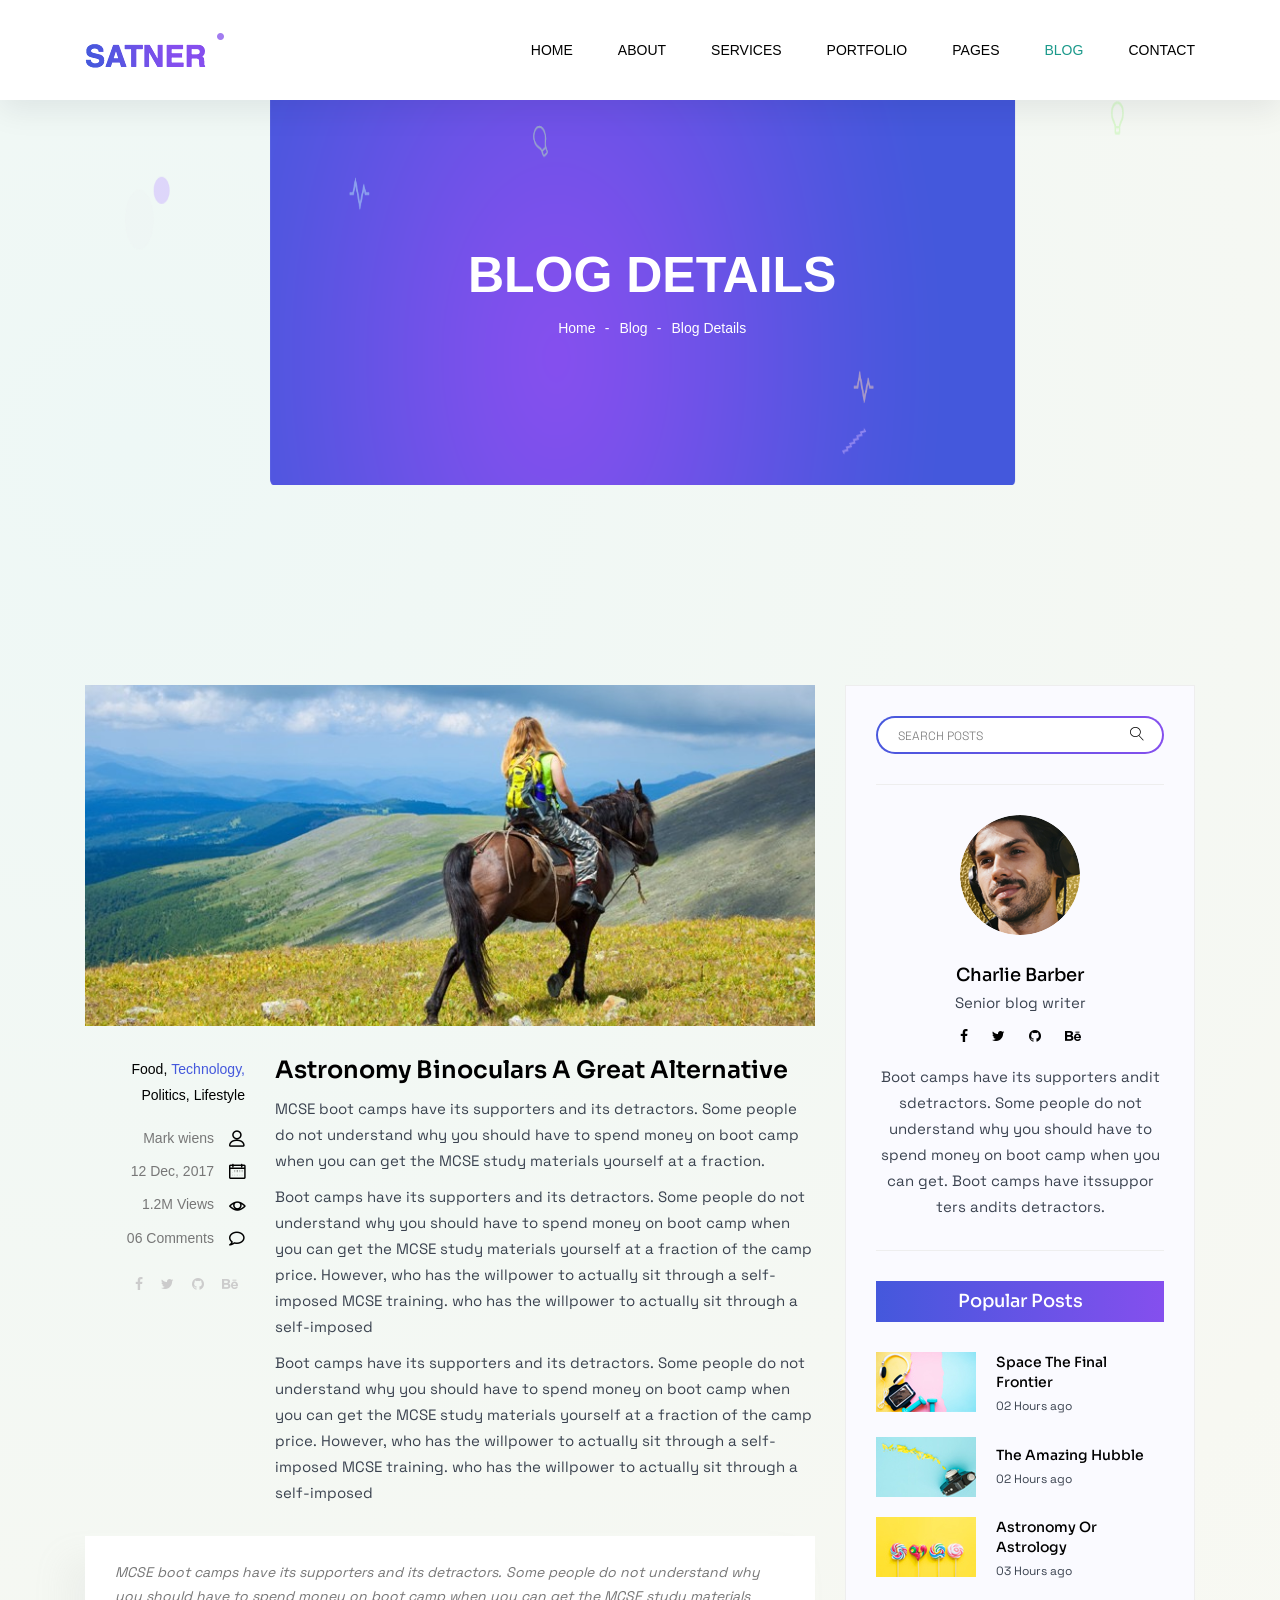
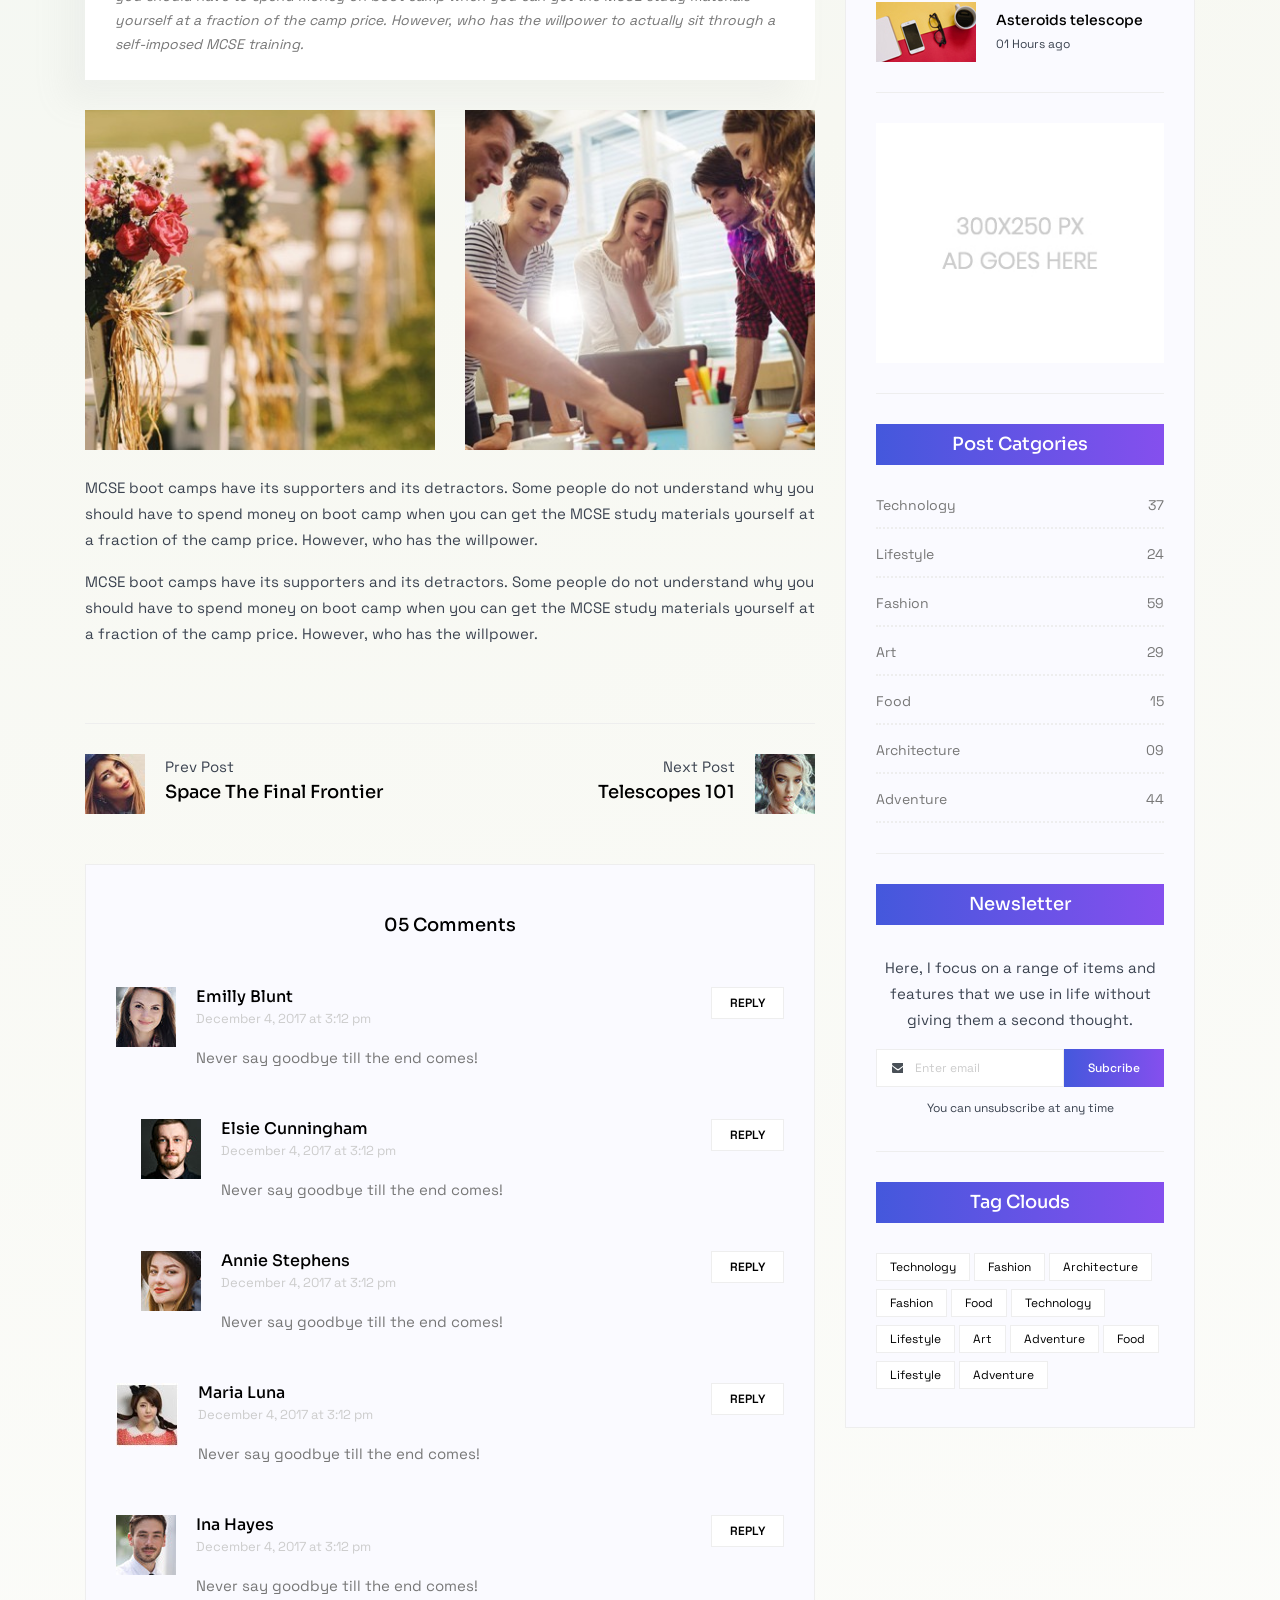
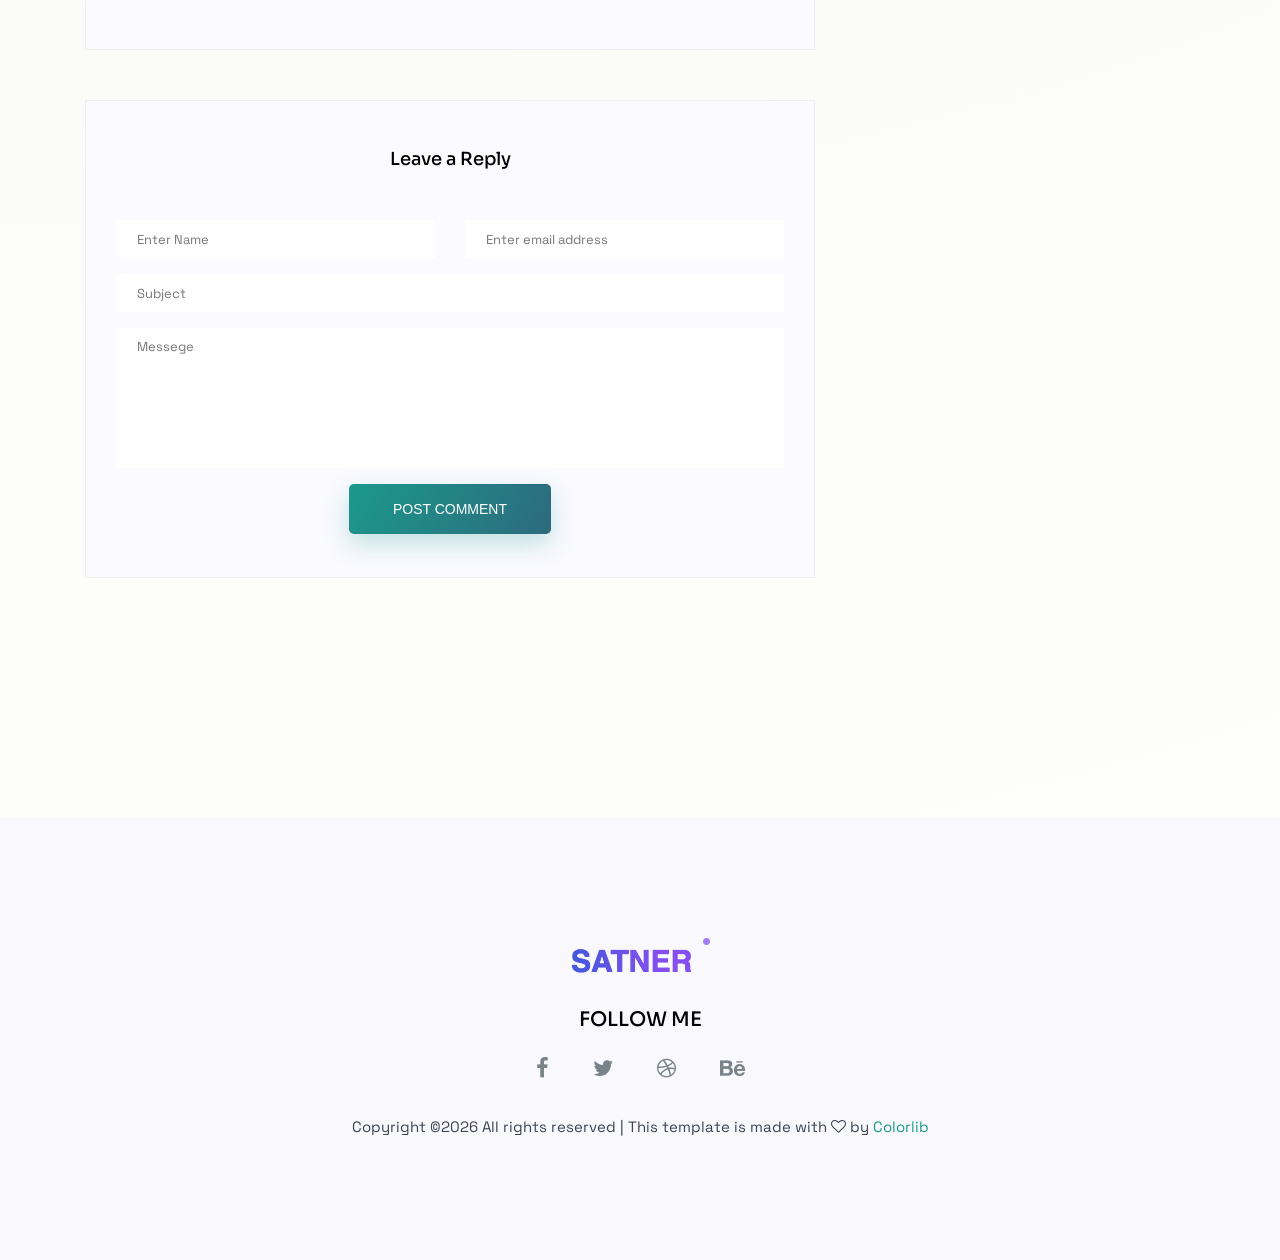
<file: single-blog.html>
<!doctype html>
<html lang="en">

<head>
	<!-- Required meta tags -->
	<meta charset="utf-8">
	<meta name="viewport" content="width=device-width, initial-scale=1, shrink-to-fit=no">
	<link rel="icon" href="img/favicon.png" type="image/png">
	<title>Blog Details</title>
	<!-- Bootstrap CSS -->
	<link rel="stylesheet" href="css/bootstrap.css">
	<link rel="stylesheet" href="vendors/linericon/style.css">
	<link rel="stylesheet" href="css/font-awesome.min.css">
	<link rel="stylesheet" href="vendors/owl-carousel/owl.carousel.min.css">
	<link rel="stylesheet" href="css/magnific-popup.css">
	<link rel="stylesheet" href="vendors/nice-select/css/nice-select.css">
	<!-- main css -->
	<link rel="stylesheet" href="css/style.css">
</head>

<body class="blog_version">

	<!--================ Start Header Area =================-->
	<header class="header_area">
		<div class="main_menu">
			<nav class="navbar navbar-expand-lg navbar-light">
				<div class="container">
					<!-- Brand and toggle get grouped for better mobile display -->
					<a class="navbar-brand logo_h" href="index.html"><img src="img/logo.png" alt=""></a>
					<button class="navbar-toggler" type="button" data-toggle="collapse" data-target="#navbarSupportedContent"
					 aria-controls="navbarSupportedContent" aria-expanded="false" aria-label="Toggle navigation">
						<span class="icon-bar"></span>
						<span class="icon-bar"></span>
						<span class="icon-bar"></span>
					</button>
					<!-- Collect the nav links, forms, and other content for toggling -->
					<div class="collapse navbar-collapse offset" id="navbarSupportedContent">
						<ul class="nav navbar-nav menu_nav justify-content-end">
							<li class="nav-item"><a class="nav-link" href="index.html">Home</a></li>
							<li class="nav-item"><a class="nav-link" href="about.html">About</a></li>
							<li class="nav-item"><a class="nav-link" href="services.html">Services</a></li>
							<li class="nav-item"><a class="nav-link" href="portfolio.html">Portfolio</a></li>
							<li class="nav-item submenu dropdown">
								<a href="#" class="nav-link dropdown-toggle" data-toggle="dropdown" role="button" aria-haspopup="true"
								 aria-expanded="false">Pages</a>
								<ul class="dropdown-menu">
                                    <li class="nav-item"><a class="nav-link" href="elements.html">Elements</a></li>
                                    <li class="nav-item"><a class="nav-link" href="portfolio-details.html">Portfolio Details</a></li>
								</ul>
							</li>
							<li class="nav-item submenu dropdown active">
								<a href="#" class="nav-link dropdown-toggle" data-toggle="dropdown" role="button" aria-haspopup="true"
								 aria-expanded="false">Blog</a>
								<ul class="dropdown-menu">
									<li class="nav-item"><a class="nav-link" href="blog.html">Blog</a></li>
									<li class="nav-item"><a class="nav-link" href="single-blog.html">Blog Details</a></li>
								</ul>
							</li>
							<li class="nav-item"><a class="nav-link" href="contact.html">Contact</a></li>
						</ul>
					</div>
				</div>
			</nav>
		</div>
	</header>
	<!--================ End Header Area =================-->

    <!--================ Start Banner Area =================-->
    <section class="banner_area">
        <div class="banner_inner d-flex align-items-center">
            <div class="container">
                <div class="banner_content text-center">
                    <h2>Blog Details</h2>
                    <div class="page_link">
                        <a href="index.html">Home</a>
                        <a href="blog.html">Blog</a>
                        <a href="single-blog.html">Blog Details</a>
                    </div>
                </div>
            </div>
        </div>
    </section>
    <!--================ End Banner Area =================-->
    
    <!--================Blog Area =================-->
    <section class="blog_area single-post-area section_gap">
        <div class="container">
            <div class="row">
                <div class="col-lg-8 posts-list">
                    <div class="single-post row">
                        <div class="col-lg-12">
                            <div class="feature-img">
                                <img class="img-fluid" src="img/blog/feature-img1.jpg" alt="">
                            </div>									
                        </div>
                        <div class="col-lg-3  col-md-3">
                            <div class="blog_info text-right">
                                <div class="post_tag">
                                    <a href="#">Food,</a>
                                    <a class="active" href="#">Technology,</a>
                                    <a href="#">Politics,</a>
                                    <a href="#">Lifestyle</a>
                                </div>
                                <ul class="blog_meta list">
                                    <li><a href="#">Mark wiens<i class="lnr lnr-user"></i></a></li>
                                    <li><a href="#">12 Dec, 2017<i class="lnr lnr-calendar-full"></i></a></li>
                                    <li><a href="#">1.2M Views<i class="lnr lnr-eye"></i></a></li>
                                    <li><a href="#">06 Comments<i class="lnr lnr-bubble"></i></a></li>
                                </ul>
                                <ul class="social-links">
                                    <li><a href="#"><i class="fa fa-facebook"></i></a></li>
                                    <li><a href="#"><i class="fa fa-twitter"></i></a></li>
                                    <li><a href="#"><i class="fa fa-github"></i></a></li>
                                    <li><a href="#"><i class="fa fa-behance"></i></a></li>
                                </ul>
                            </div>
                        </div>
                        <div class="col-lg-9 col-md-9 blog_details">
                            <h2>Astronomy Binoculars A Great Alternative</h2>
                            <p class="excert">
                                MCSE boot camps have its supporters and its detractors. Some people do not understand why you should have to spend money on boot camp when you can get the MCSE study materials yourself at a fraction.
                            </p>
                            <p>
                                Boot camps have its supporters and its detractors. Some people do not understand why you should have to spend money on boot camp when you can get the MCSE study materials yourself at a fraction of the camp price. However, who has the willpower to actually sit through a self-imposed MCSE training. who has the willpower to actually sit through a self-imposed
                            </p>
                            <p>
                                Boot camps have its supporters and its detractors. Some people do not understand why you should have to spend money on boot camp when you can get the MCSE study materials yourself at a fraction of the camp price. However, who has the willpower to actually sit through a self-imposed MCSE training. who has the willpower to actually sit through a self-imposed
                            </p>
                        </div>
                        <div class="col-lg-12">
                            <div class="quotes">
                                MCSE boot camps have its supporters and its detractors. Some people do not understand why you should have to spend money on boot camp when you can get the MCSE study materials yourself at a fraction of the camp price. However, who has the willpower to actually sit through a self-imposed MCSE training.										
                            </div>
                            <div class="row">
                                <div class="col-6">
                                    <img class="img-fluid" src="img/blog/post-img1.jpg" alt="">
                                </div>
                                <div class="col-6">
                                    <img class="img-fluid" src="img/blog/post-img2.jpg" alt="">
                                </div>	
                                <div class="col-lg-12 mt-25">
                                    <p>
                                        MCSE boot camps have its supporters and its detractors. Some people do not understand why you should have to spend money on boot camp when you can get the MCSE study materials yourself at a fraction of the camp price. However, who has the willpower.
                                    </p>
                                    <p>
                                        MCSE boot camps have its supporters and its detractors. Some people do not understand why you should have to spend money on boot camp when you can get the MCSE study materials yourself at a fraction of the camp price. However, who has the willpower.
                                    </p>											
                                </div>									
                            </div>
                        </div>
                    </div>
                    <div class="navigation-area">
                        <div class="row">
                            <div class="col-lg-6 col-md-6 col-12 nav-left flex-row d-flex justify-content-start align-items-center">
                                <div class="thumb">
                                    <a href="#"><img class="img-fluid" src="img/blog/prev.jpg" alt=""></a>
                                </div>
                                <div class="arrow">
                                    <a href="#"><span class="lnr text-white lnr-arrow-left"></span></a>
                                </div>
                                <div class="detials">
                                    <p>Prev Post</p>
                                    <a href="#"><h4>Space The Final Frontier</h4></a>
                                </div>
                            </div>
                            <div class="col-lg-6 col-md-6 col-12 nav-right flex-row d-flex justify-content-end align-items-center">
                                <div class="detials">
                                    <p>Next Post</p>
                                    <a href="#"><h4>Telescopes 101</h4></a>
                                </div>
                                <div class="arrow">
                                    <a href="#"><span class="lnr text-white lnr-arrow-right"></span></a>
                                </div>
                                <div class="thumb">
                                    <a href="#"><img class="img-fluid" src="img/blog/next.jpg" alt=""></a>
                                </div>										
                            </div>									
                        </div>
                    </div>
                    <div class="comments-area">
                        <h4>05 Comments</h4>
                        <div class="comment-list">
                            <div class="single-comment justify-content-between d-flex">
                                <div class="user justify-content-between d-flex">
                                    <div class="thumb">
                                        <img src="img/blog/c1.jpg" alt="">
                                    </div>
                                    <div class="desc">
                                        <h5><a href="#">Emilly Blunt</a></h5>
                                        <p class="date">December 4, 2017 at 3:12 pm </p>
                                        <p class="comment">
                                            Never say goodbye till the end comes!
                                        </p>
                                    </div>
                                </div>
                                <div class="reply-btn">
                                        <a href="" class="btn-reply text-uppercase">reply</a> 
                                </div>
                            </div>
                        </div>	
                        <div class="comment-list left-padding">
                            <div class="single-comment justify-content-between d-flex">
                                <div class="user justify-content-between d-flex">
                                    <div class="thumb">
                                        <img src="img/blog/c2.jpg" alt="">
                                    </div>
                                    <div class="desc">
                                        <h5><a href="#">Elsie Cunningham</a></h5>
                                        <p class="date">December 4, 2017 at 3:12 pm </p>
                                        <p class="comment">
                                            Never say goodbye till the end comes!
                                        </p>
                                    </div>
                                </div>
                                <div class="reply-btn">
                                        <a href="" class="btn-reply text-uppercase">reply</a> 
                                </div>
                            </div>
                        </div>	
                        <div class="comment-list left-padding">
                            <div class="single-comment justify-content-between d-flex">
                                <div class="user justify-content-between d-flex">
                                    <div class="thumb">
                                        <img src="img/blog/c3.jpg" alt="">
                                    </div>
                                    <div class="desc">
                                        <h5><a href="#">Annie Stephens</a></h5>
                                        <p class="date">December 4, 2017 at 3:12 pm </p>
                                        <p class="comment">
                                            Never say goodbye till the end comes!
                                        </p>
                                    </div>
                                </div>
                                <div class="reply-btn">
                                        <a href="" class="btn-reply text-uppercase">reply</a> 
                                </div>
                            </div>
                        </div>	
                        <div class="comment-list">
                            <div class="single-comment justify-content-between d-flex">
                                <div class="user justify-content-between d-flex">
                                    <div class="thumb">
                                        <img src="img/blog/c4.jpg" alt="">
                                    </div>
                                    <div class="desc">
                                        <h5><a href="#">Maria Luna</a></h5>
                                        <p class="date">December 4, 2017 at 3:12 pm </p>
                                        <p class="comment">
                                            Never say goodbye till the end comes!
                                        </p>
                                    </div>
                                </div>
                                <div class="reply-btn">
                                        <a href="" class="btn-reply text-uppercase">reply</a> 
                                </div>
                            </div>
                        </div>	
                        <div class="comment-list">
                            <div class="single-comment justify-content-between d-flex">
                                <div class="user justify-content-between d-flex">
                                    <div class="thumb">
                                        <img src="img/blog/c5.jpg" alt="">
                                    </div>
                                    <div class="desc">
                                        <h5><a href="#">Ina Hayes</a></h5>
                                        <p class="date">December 4, 2017 at 3:12 pm </p>
                                        <p class="comment">
                                            Never say goodbye till the end comes!
                                        </p>
                                    </div>
                                </div>
                                <div class="reply-btn">
                                        <a href="" class="btn-reply text-uppercase">reply</a> 
                                </div>
                            </div>
                        </div>	                                             				
                    </div>
                    <div class="comment-form">
                        <h4>Leave a Reply</h4>
                        <form>
                            <div class="form-group form-inline">
                                <div class="form-group col-lg-6 col-md-6 name">
                                <input type="text" class="form-control" id="name" placeholder="Enter Name" onfocus="this.placeholder = ''" onblur="this.placeholder = 'Enter Name'">
                                </div>
                                <div class="form-group col-lg-6 col-md-6 email">
                                <input type="email" class="form-control" id="email" placeholder="Enter email address" onfocus="this.placeholder = ''" onblur="this.placeholder = 'Enter email address'">
                                </div>										
                            </div>
                            <div class="form-group">
                                <input type="text" class="form-control" id="subject" placeholder="Subject" onfocus="this.placeholder = ''" onblur="this.placeholder = 'Subject'">
                            </div>
                            <div class="form-group">
                                <textarea class="form-control mb-10" rows="5" name="message" placeholder="Messege" onfocus="this.placeholder = ''" onblur="this.placeholder = 'Messege'" required=""></textarea>
                            </div>
                            <a href="#" class="primary-btn primary_btn"><span>Post Comment</span></a>	
                        </form>
                    </div>
                </div>
                <div class="col-lg-4">
                    <div class="blog_right_sidebar">
                        <aside class="single_sidebar_widget search_widget">
                            <div class="input-group">
                                <input type="text" class="form-control" placeholder="Search Posts">
                                <span class="input-group-btn">
                                    <button class="btn btn-default" type="button"><i class="lnr lnr-magnifier"></i></button>
                                </span>
                            </div><!-- /input-group -->
                            <div class="br"></div>
                        </aside>
                        <aside class="single_sidebar_widget author_widget">
                            <img class="author_img rounded-circle" src="img/blog/author.png" alt="">
                            <h4>Charlie Barber</h4>
                            <p>Senior blog writer</p>
                            <div class="social_icon">
                                <a href="#"><i class="fa fa-facebook"></i></a>
                                <a href="#"><i class="fa fa-twitter"></i></a>
                                <a href="#"><i class="fa fa-github"></i></a>
                                <a href="#"><i class="fa fa-behance"></i></a>
                            </div>
                            <p>Boot camps have its supporters andit sdetractors. Some people do not understand why you should have to spend money on boot camp when you can get. Boot camps have itssuppor ters andits detractors.</p>
                            <div class="br"></div>
                        </aside>
                        <aside class="single_sidebar_widget popular_post_widget">
                            <h3 class="widget_title">Popular Posts</h3>
                            <div class="media post_item">
                                <img src="img/blog/popular-post/post1.jpg" alt="post">
                                <div class="media-body">
                                    <a href="blog-details.html"><h3>Space The Final Frontier</h3></a>
                                    <p>02 Hours ago</p>
                                </div>
                            </div>
                            <div class="media post_item">
                                <img src="img/blog/popular-post/post2.jpg" alt="post">
                                <div class="media-body">
                                    <a href="blog-details.html"><h3>The Amazing Hubble</h3></a>
                                    <p>02 Hours ago</p>
                                </div>
                            </div>
                            <div class="media post_item">
                                <img src="img/blog/popular-post/post3.jpg" alt="post">
                                <div class="media-body">
                                    <a href="blog-details.html"><h3>Astronomy Or Astrology</h3></a>
                                    <p>03 Hours ago</p>
                                </div>
                            </div>
                            <div class="media post_item">
                                <img src="img/blog/popular-post/post4.jpg" alt="post">
                                <div class="media-body">
                                    <a href="blog-details.html"><h3>Asteroids telescope</h3></a>
                                    <p>01 Hours ago</p>
                                </div>
                            </div>
                            <div class="br"></div>
                        </aside>
                        <aside class="single_sidebar_widget ads_widget">
                            <a href="#"><img class="img-fluid" src="img/blog/add.jpg" alt=""></a>
                            <div class="br"></div>
                        </aside>
                        <aside class="single_sidebar_widget post_category_widget">
                            <h4 class="widget_title">Post Catgories</h4>
                            <ul class="list cat-list">
                                <li>
                                    <a href="#" class="d-flex justify-content-between">
                                        <p>Technology</p>
                                        <p>37</p>
                                    </a>
                                </li>
                                <li>
                                    <a href="#" class="d-flex justify-content-between">
                                        <p>Lifestyle</p>
                                        <p>24</p>
                                    </a>
                                </li>
                                <li>
                                    <a href="#" class="d-flex justify-content-between">
                                        <p>Fashion</p>
                                        <p>59</p>
                                    </a>
                                </li>
                                <li>
                                    <a href="#" class="d-flex justify-content-between">
                                        <p>Art</p>
                                        <p>29</p>
                                    </a>
                                </li>
                                <li>
                                    <a href="#" class="d-flex justify-content-between">
                                        <p>Food</p>
                                        <p>15</p>
                                    </a>
                                </li>
                                <li>
                                    <a href="#" class="d-flex justify-content-between">
                                        <p>Architecture</p>
                                        <p>09</p>
                                    </a>
                                </li>
                                <li>
                                    <a href="#" class="d-flex justify-content-between">
                                        <p>Adventure</p>
                                        <p>44</p>
                                    </a>
                                </li>															
                            </ul>
                            <div class="br"></div>
                        </aside>
                        <aside class="single-sidebar-widget newsletter_widget">
                            <h4 class="widget_title">Newsletter</h4>
                            <p>
                            Here, I focus on a range of items and features that we use in life without
                            giving them a second thought.
                            </p>
                            <div class="form-group d-flex flex-row">
                                <div class="input-group">
                                    <div class="input-group-prepend">
                                        <div class="input-group-text"><i class="fa fa-envelope" aria-hidden="true"></i></div>
                                    </div>
                                    <input type="text" class="form-control" id="inlineFormInputGroup" placeholder="Enter email" onfocus="this.placeholder = ''" onblur="this.placeholder = 'Enter email'">
                                </div>
                                <a href="#" class="bbtns">Subcribe</a>
                            </div>	
                            <p class="text-bottom">You can unsubscribe at any time</p>	
                            <div class="br"></div>							
                        </aside>
                        <aside class="single-sidebar-widget tag_cloud_widget">
                            <h4 class="widget_title">Tag Clouds</h4>
                            <ul class="list">
                                <li><a href="#">Technology</a></li>
                                <li><a href="#">Fashion</a></li>
                                <li><a href="#">Architecture</a></li>
                                <li><a href="#">Fashion</a></li>
                                <li><a href="#">Food</a></li>
                                <li><a href="#">Technology</a></li>
                                <li><a href="#">Lifestyle</a></li>
                                <li><a href="#">Art</a></li>
                                <li><a href="#">Adventure</a></li>
                                <li><a href="#">Food</a></li>
                                <li><a href="#">Lifestyle</a></li>
                                <li><a href="#">Adventure</a></li>
                            </ul>
                        </aside>
                    </div>
                </div>
            </div>
        </div>
    </section>
    <!--================Blog Area =================-->
        
    <!--================Footer Area =================-->
	<footer class="footer_area">
        <div class="container">
            <div class="row justify-content-center">
                <div class="col-lg-12">
                    <div class="footer_top flex-column">
                        <div class="footer_logo">
                            <a href="#">
                                <img src="img/logo.png" alt="">
                            </a>
                            <h4>Follow Me</h4>
                        </div>
                        <div class="footer_social">
                            <a href="#"><i class="fa fa-facebook"></i></a>
                            <a href="#"><i class="fa fa-twitter"></i></a>
                            <a href="#"><i class="fa fa-dribbble"></i></a>
                            <a href="#"><i class="fa fa-behance"></i></a>
                        </div>
                    </div>
                </div>
            </div>
            <div class="row footer_bottom justify-content-center">
                <p class="col-lg-8 col-sm-12 footer-text">
                    <!-- Link back to Colorlib can't be removed. Template is licensed under CC BY 3.0. -->
Copyright &copy;<script>document.write(new Date().getFullYear());</script> All rights reserved | This template is made with <i class="fa fa-heart-o" aria-hidden="true"></i> by <a href="https://colorlib.com" target="_blank">Colorlib</a>
<!-- Link back to Colorlib can't be removed. Template is licensed under CC BY 3.0. --></p>
            </div>
        </div>
    </footer>
    <!--================End Footer Area =================-->
       
        <!-- Optional JavaScript -->
        <!-- jQuery first, then Popper.js, then Bootstrap JS -->
        <script src="js/jquery-3.2.1.min.js"></script>
        <script src="js/popper.js"></script>
        <script src="js/bootstrap.min.js"></script>
        <script src="js/stellar.js"></script>
        <script src="vendors/lightbox/simpleLightbox.min.js"></script>
        <script src="vendors/nice-select/js/jquery.nice-select.min.js"></script>
        <script src="vendors/isotope/imagesloaded.pkgd.min.js"></script>
        <script src="vendors/isotope/isotope-min.js"></script>
        <script src="vendors/owl-carousel/owl.carousel.min.js"></script>
        <script src="js/jquery.ajaxchimp.min.js"></script>
        <script src="js/mail-script.js"></script>
        <script src="js/theme.js"></script>
    </body>
    </html>
</file>
<file: vendors/linericon/style.css>
@font-face {
	font-family: 'Linearicons-Free';
	src:url('fonts/Linearicons-Free.eot?w118d');
	src:url('fonts/Linearicons-Free.eot?#iefixw118d') format('embedded-opentype'),
		url('fonts/Linearicons-Free.woff2?w118d') format('woff2'),
		url('fonts/Linearicons-Free.woff?w118d') format('woff'),
		url('fonts/Linearicons-Free.ttf?w118d') format('truetype'),
		url('fonts/Linearicons-Free.svg?w118d#Linearicons-Free') format('svg');
	font-weight: normal;
	font-style: normal;
}

.lnr {
	font-family: 'Linearicons-Free';
	speak: none;
	font-style: normal;
	font-weight: normal;
	font-variant: normal;
	text-transform: none;
	line-height: 1;

	/* Better Font Rendering =========== */
	-webkit-font-smoothing: antialiased;
	-moz-osx-font-smoothing: grayscale;
}

.lnr-home:before {
	content: "\e800";
}
.lnr-apartment:before {
	content: "\e801";
}
.lnr-pencil:before {
	content: "\e802";
}
.lnr-magic-wand:before {
	content: "\e803";
}
.lnr-drop:before {
	content: "\e804";
}
.lnr-lighter:before {
	content: "\e805";
}
.lnr-poop:before {
	content: "\e806";
}
.lnr-sun:before {
	content: "\e807";
}
.lnr-moon:before {
	content: "\e808";
}
.lnr-cloud:before {
	content: "\e809";
}
.lnr-cloud-upload:before {
	content: "\e80a";
}
.lnr-cloud-download:before {
	content: "\e80b";
}
.lnr-cloud-sync:before {
	content: "\e80c";
}
.lnr-cloud-check:before {
	content: "\e80d";
}
.lnr-database:before {
	content: "\e80e";
}
.lnr-lock:before {
	content: "\e80f";
}
.lnr-cog:before {
	content: "\e810";
}
.lnr-trash:before {
	content: "\e811";
}
.lnr-dice:before {
	content: "\e812";
}
.lnr-heart:before {
	content: "\e813";
}
.lnr-star:before {
	content: "\e814";
}
.lnr-star-half:before {
	content: "\e815";
}
.lnr-star-empty:before {
	content: "\e816";
}
.lnr-flag:before {
	content: "\e817";
}
.lnr-envelope:before {
	content: "\e818";
}
.lnr-paperclip:before {
	content: "\e819";
}
.lnr-inbox:before {
	content: "\e81a";
}
.lnr-eye:before {
	content: "\e81b";
}
.lnr-printer:before {
	content: "\e81c";
}
.lnr-file-empty:before {
	content: "\e81d";
}
.lnr-file-add:before {
	content: "\e81e";
}
.lnr-enter:before {
	content: "\e81f";
}
.lnr-exit:before {
	content: "\e820";
}
.lnr-graduation-hat:before {
	content: "\e821";
}
.lnr-license:before {
	content: "\e822";
}
.lnr-music-note:before {
	content: "\e823";
}
.lnr-film-play:before {
	content: "\e824";
}
.lnr-camera-video:before {
	content: "\e825";
}
.lnr-camera:before {
	content: "\e826";
}
.lnr-picture:before {
	content: "\e827";
}
.lnr-book:before {
	content: "\e828";
}
.lnr-bookmark:before {
	content: "\e829";
}
.lnr-user:before {
	content: "\e82a";
}
.lnr-users:before {
	content: "\e82b";
}
.lnr-shirt:before {
	content: "\e82c";
}
.lnr-store:before {
	content: "\e82d";
}
.lnr-cart:before {
	content: "\e82e";
}
.lnr-tag:before {
	content: "\e82f";
}
.lnr-phone-handset:before {
	content: "\e830";
}
.lnr-phone:before {
	content: "\e831";
}
.lnr-pushpin:before {
	content: "\e832";
}
.lnr-map-marker:before {
	content: "\e833";
}
.lnr-map:before {
	content: "\e834";
}
.lnr-location:before {
	content: "\e835";
}
.lnr-calendar-full:before {
	content: "\e836";
}
.lnr-keyboard:before {
	content: "\e837";
}
.lnr-spell-check:before {
	content: "\e838";
}
.lnr-screen:before {
	content: "\e839";
}
.lnr-smartphone:before {
	content: "\e83a";
}
.lnr-tablet:before {
	content: "\e83b";
}
.lnr-laptop:before {
	content: "\e83c";
}
.lnr-laptop-phone:before {
	content: "\e83d";
}
.lnr-power-switch:before {
	content: "\e83e";
}
.lnr-bubble:before {
	content: "\e83f";
}
.lnr-heart-pulse:before {
	content: "\e840";
}
.lnr-construction:before {
	content: "\e841";
}
.lnr-pie-chart:before {
	content: "\e842";
}
.lnr-chart-bars:before {
	content: "\e843";
}
.lnr-gift:before {
	content: "\e844";
}
.lnr-diamond:before {
	content: "\e845";
}
.lnr-linearicons:before {
	content: "\e846";
}
.lnr-dinner:before {
	content: "\e847";
}
.lnr-coffee-cup:before {
	content: "\e848";
}
.lnr-leaf:before {
	content: "\e849";
}
.lnr-paw:before {
	content: "\e84a";
}
.lnr-rocket:before {
	content: "\e84b";
}
.lnr-briefcase:before {
	content: "\e84c";
}
.lnr-bus:before {
	content: "\e84d";
}
.lnr-car:before {
	content: "\e84e";
}
.lnr-train:before {
	content: "\e84f";
}
.lnr-bicycle:before {
	content: "\e850";
}
.lnr-wheelchair:before {
	content: "\e851";
}
.lnr-select:before {
	content: "\e852";
}
.lnr-earth:before {
	content: "\e853";
}
.lnr-smile:before {
	content: "\e854";
}
.lnr-sad:before {
	content: "\e855";
}
.lnr-neutral:before {
	content: "\e856";
}
.lnr-mustache:before {
	content: "\e857";
}
.lnr-alarm:before {
	content: "\e858";
}
.lnr-bullhorn:before {
	content: "\e859";
}
.lnr-volume-high:before {
	content: "\e85a";
}
.lnr-volume-medium:before {
	content: "\e85b";
}
.lnr-volume-low:before {
	content: "\e85c";
}
.lnr-volume:before {
	content: "\e85d";
}
.lnr-mic:before {
	content: "\e85e";
}
.lnr-hourglass:before {
	content: "\e85f";
}
.lnr-undo:before {
	content: "\e860";
}
.lnr-redo:before {
	content: "\e861";
}
.lnr-sync:before {
	content: "\e862";
}
.lnr-history:before {
	content: "\e863";
}
.lnr-clock:before {
	content: "\e864";
}
.lnr-download:before {
	content: "\e865";
}
.lnr-upload:before {
	content: "\e866";
}
.lnr-enter-down:before {
	content: "\e867";
}
.lnr-exit-up:before {
	content: "\e868";
}
.lnr-bug:before {
	content: "\e869";
}
.lnr-code:before {
	content: "\e86a";
}
.lnr-link:before {
	content: "\e86b";
}
.lnr-unlink:before {
	content: "\e86c";
}
.lnr-thumbs-up:before {
	content: "\e86d";
}
.lnr-thumbs-down:before {
	content: "\e86e";
}
.lnr-magnifier:before {
	content: "\e86f";
}
.lnr-cross:before {
	content: "\e870";
}
.lnr-menu:before {
	content: "\e871";
}
.lnr-list:before {
	content: "\e872";
}
.lnr-chevron-up:before {
	content: "\e873";
}
.lnr-chevron-down:before {
	content: "\e874";
}
.lnr-chevron-left:before {
	content: "\e875";
}
.lnr-chevron-right:before {
	content: "\e876";
}
.lnr-arrow-up:before {
	content: "\e877";
}
.lnr-arrow-down:before {
	content: "\e878";
}
.lnr-arrow-left:before {
	content: "\e879";
}
.lnr-arrow-right:before {
	content: "\e87a";
}
.lnr-move:before {
	content: "\e87b";
}
.lnr-warning:before {
	content: "\e87c";
}
.lnr-question-circle:before {
	content: "\e87d";
}
.lnr-menu-circle:before {
	content: "\e87e";
}
.lnr-checkmark-circle:before {
	content: "\e87f";
}
.lnr-cross-circle:before {
	content: "\e880";
}
.lnr-plus-circle:before {
	content: "\e881";
}
.lnr-circle-minus:before {
	content: "\e882";
}
.lnr-arrow-up-circle:before {
	content: "\e883";
}
.lnr-arrow-down-circle:before {
	content: "\e884";
}
.lnr-arrow-left-circle:before {
	content: "\e885";
}
.lnr-arrow-right-circle:before {
	content: "\e886";
}
.lnr-chevron-up-circle:before {
	content: "\e887";
}
.lnr-chevron-down-circle:before {
	content: "\e888";
}
.lnr-chevron-left-circle:before {
	content: "\e889";
}
.lnr-chevron-right-circle:before {
	content: "\e88a";
}
.lnr-crop:before {
	content: "\e88b";
}
.lnr-frame-expand:before {
	content: "\e88c";
}
.lnr-frame-contract:before {
	content: "\e88d";
}
.lnr-layers:before {
	content: "\e88e";
}
.lnr-funnel:before {
	content: "\e88f";
}
.lnr-text-format:before {
	content: "\e890";
}
.lnr-text-format-remove:before {
	content: "\e891";
}
.lnr-text-size:before {
	content: "\e892";
}
.lnr-bold:before {
	content: "\e893";
}
.lnr-italic:before {
	content: "\e894";
}
.lnr-underline:before {
	content: "\e895";
}
.lnr-strikethrough:before {
	content: "\e896";
}
.lnr-highlight:before {
	content: "\e897";
}
.lnr-text-align-left:before {
	content: "\e898";
}
.lnr-text-align-center:before {
	content: "\e899";
}
.lnr-text-align-right:before {
	content: "\e89a";
}
.lnr-text-align-justify:before {
	content: "\e89b";
}
.lnr-line-spacing:before {
	content: "\e89c";
}
.lnr-indent-increase:before {
	content: "\e89d";
}
.lnr-indent-decrease:before {
	content: "\e89e";
}
.lnr-pilcrow:before {
	content: "\e89f";
}
.lnr-direction-ltr:before {
	content: "\e8a0";
}
.lnr-direction-rtl:before {
	content: "\e8a1";
}
.lnr-page-break:before {
	content: "\e8a2";
}
.lnr-sort-alpha-asc:before {
	content: "\e8a3";
}
.lnr-sort-amount-asc:before {
	content: "\e8a4";
}
.lnr-hand:before {
	content: "\e8a5";
}
.lnr-pointer-up:before {
	content: "\e8a6";
}
.lnr-pointer-right:before {
	content: "\e8a7";
}
.lnr-pointer-down:before {
	content: "\e8a8";
}
.lnr-pointer-left:before {
	content: "\e8a9";
}
</file>
<file: vendors/nice-select/css/nice-select.css>
.nice-select {
  -webkit-tap-highlight-color: transparent;
  background-color: #fff;
  border-radius: 5px;
  border: solid 1px #e8e8e8;
  box-sizing: border-box;
  clear: both;
  cursor: pointer;
  display: block;
  float: left;
  font-family: inherit;
  font-size: 14px;
  font-weight: normal;
  height: 42px;
  line-height: 40px;
  outline: none;
  padding-left: 18px;
  padding-right: 30px;
  position: relative;
  text-align: left !important;
  -webkit-transition: all 0.2s ease-in-out;
  transition: all 0.2s ease-in-out;
  -webkit-user-select: none;
     -moz-user-select: none;
      -ms-user-select: none;
          user-select: none;
  white-space: nowrap;
  width: auto; }
  .nice-select:hover {
    border-color: #dbdbdb; }
  .nice-select:active, .nice-select.open, .nice-select:focus {
    border-color: #999; }
  .nice-select:after {
    border-bottom: 2px solid #999;
    border-right: 2px solid #999;
    content: '';
    display: block;
    height: 5px;
    margin-top: -4px;
    pointer-events: none;
    position: absolute;
    right: 12px;
    top: 50%;
    -webkit-transform-origin: 66% 66%;
        -ms-transform-origin: 66% 66%;
            transform-origin: 66% 66%;
    -webkit-transform: rotate(45deg);
        -ms-transform: rotate(45deg);
            transform: rotate(45deg);
    -webkit-transition: all 0.15s ease-in-out;
    transition: all 0.15s ease-in-out;
    width: 5px; }
  .nice-select.open:after {
    -webkit-transform: rotate(-135deg);
        -ms-transform: rotate(-135deg);
            transform: rotate(-135deg); }
  .nice-select.open .list {
    opacity: 1;
    pointer-events: auto;
    -webkit-transform: scale(1) translateY(0);
        -ms-transform: scale(1) translateY(0);
            transform: scale(1) translateY(0); }
  .nice-select.disabled {
    border-color: #ededed;
    color: #999;
    pointer-events: none; }
    .nice-select.disabled:after {
      border-color: #cccccc; }
  .nice-select.wide {
    width: 100%; }
    .nice-select.wide .list {
      left: 0 !important;
      right: 0 !important; }
  .nice-select.right {
    float: right; }
    .nice-select.right .list {
      left: auto;
      right: 0; }
  .nice-select.small {
    font-size: 12px;
    height: 36px;
    line-height: 34px; }
    .nice-select.small:after {
      height: 4px;
      width: 4px; }
    .nice-select.small .option {
      line-height: 34px;
      min-height: 34px; }
  .nice-select .list {
    background-color: #fff;
    border-radius: 5px;
    box-shadow: 0 0 0 1px rgba(68, 68, 68, 0.11);
    box-sizing: border-box;
    margin-top: 4px;
    opacity: 0;
    overflow: hidden;
    padding: 0;
    pointer-events: none;
    position: absolute;
    top: 100%;
    left: 0;
    -webkit-transform-origin: 50% 0;
        -ms-transform-origin: 50% 0;
            transform-origin: 50% 0;
    -webkit-transform: scale(0.75) translateY(-21px);
        -ms-transform: scale(0.75) translateY(-21px);
            transform: scale(0.75) translateY(-21px);
    -webkit-transition: all 0.2s cubic-bezier(0.5, 0, 0, 1.25), opacity 0.15s ease-out;
    transition: all 0.2s cubic-bezier(0.5, 0, 0, 1.25), opacity 0.15s ease-out;
    z-index: 9; }
    .nice-select .list:hover .option:not(:hover) {
      background-color: transparent !important; }
  .nice-select .option {
    cursor: pointer;
    font-weight: 400;
    line-height: 40px;
    list-style: none;
    min-height: 40px;
    outline: none;
    padding-left: 18px;
    padding-right: 29px;
    text-align: left;
    -webkit-transition: all 0.2s;
    transition: all 0.2s; }
    .nice-select .option:hover, .nice-select .option.focus, .nice-select .option.selected.focus {
      background-color: #f6f6f6; }
    .nice-select .option.selected {
      font-weight: bold; }
    .nice-select .option.disabled {
      background-color: transparent;
      color: #999;
      cursor: default; }

.no-csspointerevents .nice-select .list {
  display: none; }

.no-csspointerevents .nice-select.open .list {
  display: block; }
</file>
<file: css/style.css>
/*----------------------------------------------------
@File: Default Styles
@Author: SPONDON IT

This file contains the styling for the actual theme, this
is the file you need to edit to change the look of the
theme.
---------------------------------------------------- */
/*=====================================================================
@Template Name: HostHub Construction 
@Developed By: Naim Lasker
Author E-mail: naimlasker@gmail.com

=====================================================================*/
/*----------------------------------------------------*/
/*font Variables*/
/*Color Variables*/
/*=================== fonts ====================*/
@import url("https://fonts.googleapis.com/css2?family=Space+Grotesk:wght@400;500;700&family=Sora:wght@400;600;700&display=swap");
/*---------------------------------------------------- */
/*----------------------------------------------------*/
/* Medium Layout: 1280px */
/* Tablet Layout: 768px */
/* Mobile Layout: 320px */
/* Wide Mobile Layout: 480px */
/*---------------------------------------------------- */
/*----------------------------------------------------*/
body {
  line-height: 26px;
  font-size: 15px;
  font-family: "Space Grotesk", sans-serif;
  font-weight: 400;
  color: #777777;
  background: url(../img/body-bg.png) no-repeat center; }

h1,
h2,
h3,
h4,
h5,
h6 {
  font-family: "Sora", sans-serif;
  font-weight: 500;
  color: #000000; }

.list {
  list-style: none;
  margin: 0px;
  padding: 0px; }

a {
  text-decoration: none;
  transition: all 0.3s ease-in-out; }
  a:hover, a:focus {
    text-decoration: none;
    outline: none; }

button:focus {
  outline: none;
  box-shadow: none; }

.mt-25 {
  margin-top: 25px; }

.p0 {
  padding-left: 0px;
  padding-right: 0px; }

.white_bg {
  background: #fff !important; }

.mb-50 {
  margin-bottom: 50px; }

.ml-15 {
  margin-left: 15px; }

.ml-20 {
  margin-left: 20px; }

.mt-50 {
  margin-top: 50px; }

/*---------------------------------------------------- */
/*----------------------------------------------------*/
.section_gap {
  padding: 200px 0; }
  @media (max-width: 1199px) {
    .section_gap {
      padding: 80px 0; } }

.section_gap_top {
  padding-top: 200px; }
  @media (max-width: 1199px) {
    .section_gap_top {
      padding-top: 80px; } }

.section_gap_bottom {
  padding-bottom: 200px; }
  @media (max-width: 1199px) {
    .section_gap_bottom {
      padding-bottom: 80px; } }

/* Main Title Area css
============================================================================================ */
.main_title {
  text-align: center;
  margin-bottom: 100px; }
  @media (max-width: 1199px) {
    .main_title {
      margin-bottom: 50px; } }
  .main_title h2 {
    font-size: 36px;
    font-weight: 700;
    margin-bottom: 15px;
    line-height: 50px;
    text-transform: uppercase; }
    @media (max-width: 991px) {
      .main_title h2 br {
        display: none; } }
    @media (max-width: 767px) {
      .main_title h2 {
        font-size: 30px;
        line-height: 34px; } }
  .main_title p {
    margin-bottom: 0px; }
    @media (max-width: 991px) {
      .main_title p br {
        display: none; } }
  .main_title.white h2 {
    color: #fff; }
  .main_title.white p {
    color: #fff;
    opacity: .6; }

/* End Main Title Area css
============================================================================================ */
/* Start Gradient Area css
============================================================================================ */
.gradient-bg, .header_area .navbar .nav .nav-item.submenu ul .nav-item:hover .nav-link, .blog_right_sidebar .widget_title, .blog_right_sidebar .newsletter_widget .bbtns, .blog_right_sidebar .tag_cloud_widget ul li a:hover, .blog-pagination .page-item.active .page-link, .blog-pagination .page-link:hover, .comments-area .btn-reply:hover {
  background: -webkit-linear-gradient(90deg, #4458dc 0%, #854fee 100%);
  background: -moz-linear-gradient(90deg, #4458dc 0%, #854fee 100%);
  background: -o-linear-gradient(90deg, #4458dc 0%, #854fee 100%);
  background: linear-gradient(90deg, #4458dc 0%, #854fee 100%); }

.border-gradient {
  border-image: -webkit-linear-gradient(90deg, #4458dc 0%, #854fee 100%);
  border-image: -moz-linear-gradient(90deg, #4458dc 0%, #854fee 100%);
  border-image: -o-linear-gradient(90deg, #4458dc 0%, #854fee 100%);
  border-image: linear-gradient(90deg, #4458dc 0%, #854fee 100%); }

.gradient-bg2 {
  background: -webkit-linear-gradient(90deg, #4458dc 0%, #854fee 100%);
  background: -moz-linear-gradient(90deg, #4458dc 0%, #854fee 100%);
  background: -o-linear-gradient(90deg, #4458dc 0%, #854fee 100%);
  background: linear-gradient(90deg, #4458dc 0%, #854fee 100%); }

.gradient-color, .contact_info .info_item i {
  background: -webkit-linear-gradient(90deg, #4458dc 0%, #854fee 100%);
  background: -moz-linear-gradient(90deg, #4458dc 0%, #854fee 100%);
  background: -o-linear-gradient(90deg, #4458dc 0%, #854fee 100%);
  background: linear-gradient(90deg, #4458dc 0%, #854fee 100%);
  -webkit-background-clip: text;
  -webkit-text-fill-color: transparent; }

/* End Gradient Area css
============================================================================================ */
.primary_btn {
  display: inline-block;
  color: #fff;
  letter-spacing: 0px;
  font-family: "Rubik", sans-serif;
  font-weight: 500;
  font-size: 14px;
  line-height: 46px;
  outline: none !important;
  text-align: center;
  cursor: pointer;
  text-transform: uppercase;
  border-radius: 5px;
  background-origin: border-box;
  background-clip: content-box, border-box;
  background-image: linear-gradient(to right, #4458dc 0%, #854fee 100%), radial-gradient(circle at top left, #4458dc, #854fee);
  border: double 2px transparent;
  box-shadow: 0px 10px 30px rgba(118, 85, 225, 0.3); }
  .primary_btn span {
    padding: 0 42px; }
  .primary_btn.tr-bg {
    background-image: linear-gradient(#ffffff, #ffffff), radial-gradient(circle at top left, #4458dc, #854fee);
    border: 2px solid transparent;
    color: #222222;
    box-shadow: none; }
    .primary_btn.tr-bg:hover {
      background-image: linear-gradient(to right, #4458dc 0%, #854fee 100%), radial-gradient(circle at top left, #4458dc, #854fee);
      border: double 2px transparent;
      color: #ffffff;
      box-shadow: 0px 10px 30px rgba(118, 85, 225, 0.3); }
  .primary_btn:hover {
    background-image: linear-gradient(#ffffff, #ffffff), radial-gradient(circle at top left, #4458dc, #854fee);
    border: 2px solid #854fee;
    color: #222222;
    box-shadow: none;
    background-clip: border-box; }

.overlay {
  position: absolute;
  left: 0;
  top: 0;
  height: 100%;
  width: 100%; }

/*---------------------------------------------------- */
/*----------------------------------------------------*/
.header_area {
  position: absolute;
  width: 100%;
  z-index: 9999;
  background: #ffffff; }
  .header_area .menu_nav {
    width: 100%; }
  .header_area .navbar {
    background: transparent;
    padding: 0px;
    border: 0px;
    border-radius: 0px;
    width: 100%; }
    .header_area .navbar .nav .nav-item {
      margin-right: 45px; }
      .header_area .navbar .nav .nav-item .nav-link {
        font: 500 14px/100px "Rubik", sans-serif;
        text-transform: uppercase;
        color: #000000;
        padding: 0px;
        display: inline-block; }
        .header_area .navbar .nav .nav-item .nav-link:after {
          display: none; }
      .header_area .navbar .nav .nav-item:hover .nav-link, .header_area .navbar .nav .nav-item.active .nav-link {
        color: #4458dc; }
      .header_area .navbar .nav .nav-item.submenu {
        position: relative; }
        .header_area .navbar .nav .nav-item.submenu ul {
          border: none;
          padding: 0px;
          border-radius: 0px;
          box-shadow: none;
          margin: 0px;
          background: #fff; }
          @media (min-width: 992px) {
            .header_area .navbar .nav .nav-item.submenu ul {
              position: absolute;
              top: 120%;
              left: 0px;
              min-width: 200px;
              text-align: left;
              opacity: 0;
              transition: all 300ms ease-in;
              visibility: hidden;
              display: block;
              border: none;
              padding: 0px;
              border-radius: 0px;
              box-shadow: 0px 10px 30px 0px rgba(0, 0, 0, 0.1); } }
          .header_area .navbar .nav .nav-item.submenu ul:before {
            content: "";
            width: 0;
            height: 0;
            border-style: solid;
            border-width: 10px 10px 0 10px;
            border-color: #eeeeee transparent transparent transparent;
            position: absolute;
            right: 24px;
            top: 45px;
            z-index: 3;
            opacity: 0;
            transition: all 400ms linear; }
          .header_area .navbar .nav .nav-item.submenu ul .nav-item {
            display: block;
            float: none;
            margin-right: 0px;
            border-bottom: 1px solid #ededed;
            margin-left: 0px;
            transition: all 0.4s linear; }
            .header_area .navbar .nav .nav-item.submenu ul .nav-item .nav-link {
              line-height: 45px;
              color: #000000;
              padding: 0px 30px;
              transition: all 150ms linear;
              display: block;
              text-transform: capitalize;
              margin-right: 0px; }
            .header_area .navbar .nav .nav-item.submenu ul .nav-item:last-child {
              border-bottom: none; }
            .header_area .navbar .nav .nav-item.submenu ul .nav-item:hover .nav-link {
              color: #fff; }
        @media (min-width: 992px) {
          .header_area .navbar .nav .nav-item.submenu:hover ul {
            visibility: visible;
            opacity: 1;
            top: 100%; } }
        .header_area .navbar .nav .nav-item.submenu:hover ul .nav-item {
          margin-top: 0px; }
      .header_area .navbar .nav .nav-item:last-child {
        margin-right: 0px; }
  .header_area.navbar_fixed .main_menu {
    position: fixed;
    width: 100%;
    top: -70px;
    left: 0;
    right: 0;
    background: #ffffff;
    transform: translateY(70px);
    transition: transform 500ms ease, background 500ms ease;
    -webkit-transition: transform 500ms ease, background 500ms ease;
    box-shadow: 0px 3px 16px 0px rgba(0, 0, 0, 0.1); }
    .header_area.navbar_fixed .main_menu .navbar .nav .nav-item .nav-link {
      line-height: 70px; }
  @media (min-width: 992px) {
    .header_area.white_menu .navbar .navbar-brand img {
      display: none; }
      .header_area.white_menu .navbar .navbar-brand img + img {
        display: inline-block; } }
  @media (max-width: 991px) {
    .header_area.white_menu .navbar .navbar-brand img {
      display: inline-block; }
      .header_area.white_menu .navbar .navbar-brand img + img {
        display: none; } }
  .header_area.white_menu .navbar .nav .nav-item .nav-link {
    color: #fff; }
  .header_area.white_menu.navbar_fixed .main_menu .navbar .navbar-brand img {
    display: inline-block; }
    .header_area.white_menu.navbar_fixed .main_menu .navbar .navbar-brand img + img {
      display: none; }
  .header_area.white_menu.navbar_fixed .main_menu .navbar .nav .nav-item .nav-link {
    line-height: 70px;
    color: #000000; }

.owl-carousel.off {
  display: -ms-flexbox;
  display: flex; }

/*---------------------------------------------------- */
/*----------------------------------------------------*/
/* Home Banner Area css
============================================================================================ */
.home_banner_area {
  z-index: 1;
  background: url(../img/banner/home-banner.png) no-repeat top center;
  background-position: center;
  background-size: cover; }
  .home_banner_area .banner_inner {
    width: 100%; }
    .home_banner_area .banner_inner .home_right_img {
      padding-top: 197px; }
      @media (max-width: 1480px) {
        .home_banner_area .banner_inner .home_right_img img {
          max-width: 100%;
          height: auto; } }
      @media (max-width: 991px) {
        .home_banner_area .banner_inner .home_right_img {
          display: none; } }
    .home_banner_area .banner_inner .col-lg-7 {
      vertical-align: middle;
      align-self: center; }
    .home_banner_area .banner_inner .banner_content {
      text-align: left; }
      @media (max-width: 991px) {
        .home_banner_area .banner_inner .banner_content {
          margin-top: 150px; } }
      .home_banner_area .banner_inner .banner_content h3 {
        font-size: 40px;
        margin-bottom: 20px;
        position: relative; }
        .home_banner_area .banner_inner .banner_content h3:after {
          content: '';
          width: 410px;
          height: 2px;
          position: absolute;
          top: 50%;
          left: 23%;
          background: #000000; }
          @media (max-width: 575px) {
            .home_banner_area .banner_inner .banner_content h3:after {
              display: none; } }
      .home_banner_area .banner_inner .banner_content h1 {
        margin-top: 20px;
        font-size: 70px;
        line-height: 60px;
        margin-bottom: 25px; }
        @media (max-width: 1024px) {
          .home_banner_area .banner_inner .banner_content h1 {
            font-size: 60px; } }
        @media (max-width: 767px) {
          .home_banner_area .banner_inner .banner_content h1 {
            font-size: 50px; } }
      .home_banner_area .banner_inner .banner_content h5 {
        font-size: 24px;
        margin-bottom: 35px; }
      .home_banner_area .banner_inner .banner_content .primary_btn {
        margin-right: 20px; }

.banner_area {
  position: relative;
  z-index: 1;
  min-height: 485px; }
  @media (max-width: 1199px) {
    .banner_area {
      min-height: 350px; } }
  .banner_area .banner_inner {
    position: relative;
    overflow: hidden;
    width: 100%;
    min-height: 485px;
    background: url(../img/banner/common-banner.png) no-repeat right bottom;
    background-size: 90% 85%;
    width: 98%;
    z-index: 1; }
    @media (max-width: 1199px) {
      .banner_area .banner_inner {
        min-height: 350px; } }
    @media (max-width: 991px) {
      .banner_area .banner_inner {
        background: #854fee;
        width: 100%; } }
    .banner_area .banner_inner .banner_content {
      margin-left: 50px;
      margin-top: 100px; }
      @media (max-width: 991px) {
        .banner_area .banner_inner .banner_content {
          margin-left: 0px;
          margin-top: 50px; } }
      .banner_area .banner_inner .banner_content h2 {
        color: #fff;
        font-size: 50px;
        font-family: "Rubik", sans-serif;
        margin-bottom: 10px;
        text-transform: uppercase;
        font-weight: 700; }
        @media (max-width: 991px) {
          .banner_area .banner_inner .banner_content h2 {
            font-size: 30px; } }
      .banner_area .banner_inner .banner_content .page_link a {
        font-size: 14px;
        color: #fff;
        font-family: "Roboto", sans-serif;
        margin-right: 20px;
        position: relative; }
        .banner_area .banner_inner .banner_content .page_link a:before {
          content: "-";
          position: absolute;
          right: -14px;
          top: 50%;
          -webkit-transform: translateY(-50%);
          -moz-transform: translateY(-50%);
          -ms-transform: translateY(-50%);
          -o-transform: translateY(-50%);
          transform: translateY(-50%); }
        .banner_area .banner_inner .banner_content .page_link a:last-child {
          margin-right: 0px; }
          .banner_area .banner_inner .banner_content .page_link a:last-child:before {
            display: none; }

/* End Home Banner Area css
============================================================================================ */
/*---------------------------------------------------- */
/*----------------------------------------------------*/
/* Latest Blog Area css
============================================================================================ */
/* End Latest Blog Area css
============================================================================================ */
.blog_btn {
  border: 1px solid #eeeeee;
  background: #f9f9ff;
  padding: 0px 32px;
  font-size: 13px;
  font-weight: 500;
  font-family: "Roboto", sans-serif;
  color: #000000;
  line-height: 34px;
  display: inline-block; }
  .blog_btn:hover {
    background: #4458dc;
    border-color: #4458dc;
    color: #fff; }

.white_bg_btn {
  background: #fff;
  display: inline-block;
  color: #000000;
  line-height: 40px;
  padding: 0px 28px;
  font-size: 14px;
  font-family: "Roboto", sans-serif;
  font-weight: 500;
  text-transform: uppercase;
  -webkit-transition: all 0.4s ease 0s;
  -moz-transition: all 0.4s ease 0s;
  -o-transition: all 0.4s ease 0s;
  transition: all 0.4s ease 0s;
  border: none; }
  .white_bg_btn:hover {
    background: #4458dc;
    color: #fff; }

/* Causes Area css
============================================================================================ */
.causes_slider .owl-dots {
  text-align: center;
  margin-top: 80px; }
  .causes_slider .owl-dots .owl-dot {
    height: 14px;
    width: 14px;
    background: #eeeeee;
    display: inline-block;
    margin-right: 7px; }
    .causes_slider .owl-dots .owl-dot:last-child {
      margin-right: 0px; }
    .causes_slider .owl-dots .owl-dot.active {
      background: #4458dc; }

.causes_item {
  background: #fff; }
  .causes_item .causes_img {
    position: relative; }
    .causes_item .causes_img .c_parcent {
      position: absolute;
      bottom: 0px;
      width: 100%;
      left: 0px;
      height: 3px;
      background: rgba(255, 255, 255, 0.5); }
      .causes_item .causes_img .c_parcent span {
        width: 70%;
        height: 3px;
        background: #4458dc;
        position: absolute;
        left: 0px;
        bottom: 0px; }
        .causes_item .causes_img .c_parcent span:before {
          content: "75%";
          position: absolute;
          right: -10px;
          bottom: 0px;
          background: #4458dc;
          color: #fff;
          padding: 0px 5px; }
  .causes_item .causes_text {
    padding: 30px 35px 40px 30px; }
    .causes_item .causes_text h4 {
      color: #000000;
      font-family: "Roboto", sans-serif;
      font-size: 18px;
      font-weight: 600;
      margin-bottom: 15px;
      cursor: pointer; }
      .causes_item .causes_text h4:hover {
        color: #4458dc; }
    .causes_item .causes_text p {
      font-size: 14px;
      line-height: 24px;
      color: #777777;
      font-weight: 300;
      margin-bottom: 0px; }
  .causes_item .causes_bottom a {
    width: 50%;
    border: 1px solid #4458dc;
    text-align: center;
    float: left;
    line-height: 50px;
    background: #4458dc;
    color: #fff;
    font-family: "Roboto", sans-serif;
    font-size: 14px;
    font-weight: 500; }
    .causes_item .causes_bottom a + a {
      border-color: #eeeeee;
      background: #fff;
      font-size: 14px;
      color: #000000; }

/* End Causes Area css
============================================================================================ */
/*================= latest_blog_area css =============*/
.single-recent-blog-post {
  margin-bottom: 30px; }
  .single-recent-blog-post .thumb {
    overflow: hidden; }
    .single-recent-blog-post .thumb img {
      transition: all 0.7s linear; }
  .single-recent-blog-post .details {
    padding-top: 30px; }
    .single-recent-blog-post .details .sec_h4 {
      line-height: 24px;
      padding: 10px 0px 13px;
      transition: all 0.3s linear; }
      .single-recent-blog-post .details .sec_h4:hover {
        color: #777777; }
  .single-recent-blog-post .date {
    font-size: 14px;
    line-height: 24px;
    font-weight: 400; }
  .single-recent-blog-post:hover img {
    transform: scale(1.23) rotate(10deg); }

.tags .tag_btn {
  font-size: 12px;
  font-weight: 500;
  line-height: 20px;
  border: 1px solid #eeeeee;
  display: inline-block;
  padding: 1px 18px;
  text-align: center;
  color: #000000; }
  .tags .tag_btn:before {
    background: #4458dc; }
  .tags .tag_btn + .tag_btn {
    margin-left: 2px; }

/*========= blog_categorie_area css ===========*/
.blog_categorie_area {
  padding-bottom: 80px; }

.categories_post {
  position: relative;
  text-align: center;
  cursor: pointer; }
  .categories_post img {
    max-width: 100%; }
  .categories_post .categories_details {
    position: absolute;
    top: 20px;
    left: 20px;
    right: 20px;
    bottom: 20px;
    background: rgba(34, 34, 34, 0.8);
    color: #fff;
    transition: all 0.3s linear;
    display: flex;
    align-items: center;
    justify-content: center; }
    .categories_post .categories_details h5 {
      margin-bottom: 0px;
      font-size: 18px;
      line-height: 26px;
      text-transform: uppercase;
      color: #fff;
      position: relative; }
    .categories_post .categories_details p {
      font-weight: 300;
      font-size: 14px;
      line-height: 26px;
      margin-bottom: 0px;
      -webkit-transition: all 0.4s ease 0s;
      -moz-transition: all 0.4s ease 0s;
      -o-transition: all 0.4s ease 0s;
      transition: all 0.4s ease 0s; }
    .categories_post .categories_details .border_line {
      margin: 10px 0px;
      background: #fff;
      width: 100%;
      height: 1px; }
  .categories_post:hover .categories_details {
    background: rgba(68, 88, 220, 0.85); }

/*============ blog_left_sidebar css ==============*/
.blog_item {
  margin-bottom: 40px; }

.blog_info {
  padding-top: 30px; }
  .blog_info .post_tag {
    padding-bottom: 20px; }
    .blog_info .post_tag a {
      font: 300 14px/21px "Roboto", sans-serif;
      color: #000000; }
      .blog_info .post_tag a:hover {
        color: #777777; }
      .blog_info .post_tag a.active {
        color: #4458dc; }
  .blog_info .blog_meta li a {
    font: 300 14px/20px "Roboto", sans-serif;
    color: #777777;
    vertical-align: middle;
    padding-bottom: 12px;
    display: inline-block; }
    .blog_info .blog_meta li a i {
      color: #000000;
      font-size: 16px;
      font-weight: 600;
      padding-left: 15px;
      line-height: 20px;
      vertical-align: middle; }
    .blog_info .blog_meta li a:hover {
      color: #4458dc; }

.blog_post img {
  max-width: 100%; }
.blog_post .primary_btn {
  line-height: 38px; }

.blog_details {
  padding-top: 20px; }
  .blog_details h2 {
    font-size: 24px;
    line-height: 36px;
    color: #000000;
    font-weight: 600;
    transition: all 0.3s linear; }
    .blog_details h2:hover {
      color: #4458dc; }
  .blog_details p {
    margin-bottom: 26px; }

.view_btn {
  font-size: 14px;
  line-height: 36px;
  display: inline-block;
  color: #000000;
  font-weight: 500;
  padding: 0px 30px;
  background: #fff; }

.blog_right_sidebar {
  border: 1px solid #eeeeee;
  background: #fafaff;
  padding: 30px; }
  .blog_right_sidebar .widget_title {
    font-size: 18px;
    line-height: 25px;
    text-align: center;
    color: #fff;
    padding: 8px 0px;
    margin-bottom: 30px; }
  .blog_right_sidebar .search_widget .input-group .form-control {
    position: relative;
    font-size: 14px;
    line-height: 29px;
    width: 100%;
    font-weight: 300;
    color: #777777;
    padding-left: 20px;
    border-radius: 45px;
    z-index: 0;
    border: double 2px transparent;
    background-image: linear-gradient(white, white), radial-gradient(circle at top left, #4458dc, #854fee);
    background-image: -webkit-linear-gradient(white, white), -webkit-radial-gradient(circle at top left, #4458dc, #854fee);
    background-image: -moz-linear-gradient(white, white), -moz-radial-gradient(circle at top left, #4458dc, #854fee);
    background-image: -ms-linear-gradient(white, white), -ms-radial-gradient(circle at top left, #4458dc, #854fee);
    background-image: -o-linear-gradient(white, white), -o-radial-gradient(circle at top left, #4458dc, #854fee);
    background-origin: border-box;
    background-clip: content-box, border-box;
    padding: 0;
    text-indent: 20px; }
    .blog_right_sidebar .search_widget .input-group .form-control.placeholder {
      color: #777777;
      text-transform: uppercase;
      font-size: 12px; }
    .blog_right_sidebar .search_widget .input-group .form-control:-moz-placeholder {
      color: #777777;
      text-transform: uppercase;
      font-size: 12px; }
    .blog_right_sidebar .search_widget .input-group .form-control::-moz-placeholder {
      color: #777777;
      text-transform: uppercase;
      font-size: 12px; }
    .blog_right_sidebar .search_widget .input-group .form-control::-webkit-input-placeholder {
      color: #777777;
      text-transform: uppercase;
      font-size: 12px; }
    .blog_right_sidebar .search_widget .input-group .form-control:focus {
      box-shadow: none; }
  .blog_right_sidebar .search_widget .input-group .btn-default {
    position: absolute;
    right: 20px;
    background: transparent;
    border: 0px;
    box-shadow: none;
    font-size: 14px;
    color: #000000;
    font-weight: 600;
    padding: 0px;
    top: 50%;
    -webkit-transform: translateY(-50%);
    -moz-transform: translateY(-50%);
    -ms-transform: translateY(-50%);
    -o-transform: translateY(-50%);
    transform: translateY(-50%);
    z-index: 1; }
  .blog_right_sidebar .author_widget {
    text-align: center; }
    .blog_right_sidebar .author_widget h4 {
      font-size: 18px;
      line-height: 20px;
      color: #000000;
      margin-bottom: 5px;
      margin-top: 30px; }
    .blog_right_sidebar .author_widget p {
      margin-bottom: 0px; }
    .blog_right_sidebar .author_widget .social_icon {
      padding: 7px 0px 15px; }
      .blog_right_sidebar .author_widget .social_icon a {
        font-size: 14px;
        color: #000000;
        transition: all 0.2s linear; }
        .blog_right_sidebar .author_widget .social_icon a + a {
          margin-left: 20px; }
        .blog_right_sidebar .author_widget .social_icon a:hover {
          color: #4458dc; }
  .blog_right_sidebar .popular_post_widget .post_item .media-body {
    justify-content: center;
    align-self: center;
    padding-left: 20px; }
    .blog_right_sidebar .popular_post_widget .post_item .media-body h3 {
      font-size: 14px;
      line-height: 20px;
      color: #000000;
      margin-bottom: 4px;
      transition: all 0.3s linear; }
      .blog_right_sidebar .popular_post_widget .post_item .media-body h3:hover {
        color: #4458dc; }
    .blog_right_sidebar .popular_post_widget .post_item .media-body p {
      font-size: 12px;
      line-height: 21px;
      margin-bottom: 0px; }
  .blog_right_sidebar .popular_post_widget .post_item + .post_item {
    margin-top: 20px; }
  .blog_right_sidebar .post_category_widget .cat-list li {
    border-bottom: 2px dotted #eee;
    transition: all 0.3s ease 0s;
    padding-bottom: 12px; }
    .blog_right_sidebar .post_category_widget .cat-list li a {
      font-size: 14px;
      line-height: 20px;
      color: #777; }
      .blog_right_sidebar .post_category_widget .cat-list li a p {
        margin-bottom: 0px; }
    .blog_right_sidebar .post_category_widget .cat-list li + li {
      padding-top: 15px; }
    .blog_right_sidebar .post_category_widget .cat-list li:hover a {
      color: #4458dc; }
    .blog_right_sidebar .post_category_widget .cat-list li:hover {
      border-color: #4458dc; }
  .blog_right_sidebar .newsletter_widget {
    text-align: center; }
    .blog_right_sidebar .newsletter_widget .form-group {
      margin-bottom: 8px; }
    .blog_right_sidebar .newsletter_widget .input-group-prepend {
      margin-right: -1px; }
    .blog_right_sidebar .newsletter_widget .input-group-text {
      background: #fff;
      border-radius: 0px;
      vertical-align: top;
      font-size: 12px;
      line-height: 36px;
      padding: 0px 0px 0px 15px;
      border: 1px solid #eeeeee;
      border-right: 0px; }
    .blog_right_sidebar .newsletter_widget .form-control {
      font-size: 12px;
      line-height: 24px;
      color: #cccccc;
      border: 1px solid #eeeeee;
      border-left: 0px;
      border-radius: 0px; }
      .blog_right_sidebar .newsletter_widget .form-control.placeholder {
        color: #cccccc; }
      .blog_right_sidebar .newsletter_widget .form-control:-moz-placeholder {
        color: #cccccc; }
      .blog_right_sidebar .newsletter_widget .form-control::-moz-placeholder {
        color: #cccccc; }
      .blog_right_sidebar .newsletter_widget .form-control::-webkit-input-placeholder {
        color: #cccccc; }
      .blog_right_sidebar .newsletter_widget .form-control:focus {
        outline: none;
        box-shadow: none; }
    .blog_right_sidebar .newsletter_widget .bbtns {
      color: #fff;
      font-size: 12px;
      line-height: 38px;
      display: inline-block;
      font-weight: 500;
      padding: 0px 24px 0px 24px;
      border-radius: 0; }
    .blog_right_sidebar .newsletter_widget .text-bottom {
      font-size: 12px; }
  .blog_right_sidebar .tag_cloud_widget ul li {
    display: inline-block; }
    .blog_right_sidebar .tag_cloud_widget ul li a {
      display: inline-block;
      border: 1px solid #eee;
      background: #fff;
      padding: 0px 13px;
      margin-bottom: 8px;
      transition: all 0.3s ease 0s;
      color: #000000;
      font-size: 12px; }
      .blog_right_sidebar .tag_cloud_widget ul li a:hover {
        color: #fff; }
  .blog_right_sidebar .br {
    width: 100%;
    height: 1px;
    background: #eeeeee;
    margin: 30px 0px; }

.blog-pagination {
  padding-top: 25px;
  padding-bottom: 95px; }
  .blog-pagination .page-link {
    border-radius: 0; }
  .blog-pagination .page-item {
    border: none; }

.page-link {
  background: transparent;
  font-weight: 400; }

.blog-pagination .page-item.active .page-link {
  border-color: transparent;
  color: #fff; }

.blog-pagination .page-link {
  position: relative;
  display: block;
  padding: 0.5rem 0.75rem;
  margin-left: -1px;
  line-height: 1.25;
  color: #8a8a8a;
  border: none; }

.blog-pagination .page-link .lnr {
  font-weight: 600; }

.blog-pagination .page-item:last-child .page-link,
.blog-pagination .page-item:first-child .page-link {
  border-radius: 0; }

.blog-pagination .page-link:hover {
  color: #fff;
  text-decoration: none;
  border-color: #eee; }

/*============ Start Blog Single Styles  =============*/
.single-post-area .social-links {
  padding-top: 10px; }
  .single-post-area .social-links li {
    display: inline-block;
    margin-bottom: 10px; }
    .single-post-area .social-links li a {
      color: #cccccc;
      padding: 7px;
      font-size: 14px;
      transition: all 0.2s linear; }
      .single-post-area .social-links li a:hover {
        color: #4458dc; }
.single-post-area .blog_details {
  padding-top: 26px; }
  .single-post-area .blog_details p {
    margin-bottom: 10px; }
.single-post-area .quotes {
  margin-top: 20px;
  margin-bottom: 30px;
  padding: 24px 35px 24px 30px;
  background-color: white;
  box-shadow: -20.84px 21.58px 30px 0px rgba(176, 176, 176, 0.1);
  font-size: 14px;
  line-height: 24px;
  color: #777;
  font-style: italic; }
.single-post-area .arrow {
  position: absolute; }
  .single-post-area .arrow .lnr {
    font-size: 20px;
    font-weight: 600; }
.single-post-area .thumb .overlay-bg {
  background: rgba(0, 0, 0, 0.8); }
.single-post-area .navigation-area {
  border-top: 1px solid #eee;
  padding-top: 30px;
  margin-top: 60px; }
  .single-post-area .navigation-area p {
    margin-bottom: 0px; }
  .single-post-area .navigation-area h4 {
    font-size: 18px;
    line-height: 25px;
    color: #000000; }
  .single-post-area .navigation-area .nav-left {
    text-align: left; }
    .single-post-area .navigation-area .nav-left .thumb {
      margin-right: 20px;
      background: #000; }
      .single-post-area .navigation-area .nav-left .thumb img {
        -webkit-transition: all 0.4s ease 0s;
        -moz-transition: all 0.4s ease 0s;
        -o-transition: all 0.4s ease 0s;
        transition: all 0.4s ease 0s; }
    .single-post-area .navigation-area .nav-left .lnr {
      margin-left: 20px;
      opacity: 0;
      -webkit-transition: all 0.4s ease 0s;
      -moz-transition: all 0.4s ease 0s;
      -o-transition: all 0.4s ease 0s;
      transition: all 0.4s ease 0s; }
    .single-post-area .navigation-area .nav-left:hover .lnr {
      opacity: 1; }
    .single-post-area .navigation-area .nav-left:hover .thumb img {
      opacity: .5; }
    @media (max-width: 767px) {
      .single-post-area .navigation-area .nav-left {
        margin-bottom: 30px; } }
  .single-post-area .navigation-area .nav-right {
    text-align: right; }
    .single-post-area .navigation-area .nav-right .thumb {
      margin-left: 20px;
      background: #000; }
      .single-post-area .navigation-area .nav-right .thumb img {
        -webkit-transition: all 0.4s ease 0s;
        -moz-transition: all 0.4s ease 0s;
        -o-transition: all 0.4s ease 0s;
        transition: all 0.4s ease 0s; }
    .single-post-area .navigation-area .nav-right .lnr {
      margin-right: 20px;
      opacity: 0;
      -webkit-transition: all 0.4s ease 0s;
      -moz-transition: all 0.4s ease 0s;
      -o-transition: all 0.4s ease 0s;
      transition: all 0.4s ease 0s; }
    .single-post-area .navigation-area .nav-right:hover .lnr {
      opacity: 1; }
    .single-post-area .navigation-area .nav-right:hover .thumb img {
      opacity: .5; }
@media (max-width: 991px) {
  .single-post-area .sidebar-widgets {
    padding-bottom: 0px; } }

.comments-area {
  background: #fafaff;
  border: 1px solid #eee;
  padding: 50px 30px;
  margin-top: 50px; }
  @media (max-width: 414px) {
    .comments-area {
      padding: 50px 8px; } }
  .comments-area h4 {
    text-align: center;
    margin-bottom: 50px;
    color: #000000;
    font-size: 18px; }
  .comments-area h5 {
    font-size: 16px;
    margin-bottom: 0px; }
  .comments-area a {
    color: #000000; }
  .comments-area .comment-list {
    padding-bottom: 48px; }
    .comments-area .comment-list:last-child {
      padding-bottom: 0px; }
    .comments-area .comment-list.left-padding {
      padding-left: 25px; }
    @media (max-width: 413px) {
      .comments-area .comment-list .single-comment h5 {
        font-size: 12px; }
      .comments-area .comment-list .single-comment .date {
        font-size: 11px; }
      .comments-area .comment-list .single-comment .comment {
        font-size: 10px; } }
  .comments-area .thumb {
    margin-right: 20px; }
  .comments-area .date {
    font-size: 13px;
    color: #cccccc;
    margin-bottom: 13px; }
  .comments-area .comment {
    color: #777777;
    margin-bottom: 0px; }
  .comments-area .btn-reply {
    background-color: #fff;
    color: #000000;
    border: 1px solid #eee;
    padding: 2px 18px;
    font-size: 12px;
    display: block;
    font-weight: 600;
    -webkit-transition: all 0.4s ease 0s;
    -moz-transition: all 0.4s ease 0s;
    -o-transition: all 0.4s ease 0s;
    transition: all 0.4s ease 0s; }
    .comments-area .btn-reply:hover {
      border: transparent;
      color: #fff; }

.comment-form {
  background: #fafaff;
  text-align: center;
  border: 1px solid #eee;
  padding: 47px 30px 43px;
  margin-top: 50px;
  margin-bottom: 40px; }
  .comment-form h4 {
    text-align: center;
    margin-bottom: 50px;
    font-size: 18px;
    line-height: 22px;
    color: #000000; }
  .comment-form .name {
    padding-left: 0px; }
    @media (max-width: 767px) {
      .comment-form .name {
        padding-right: 0px;
        margin-bottom: 1rem; } }
  .comment-form .email {
    padding-right: 0px; }
    @media (max-width: 991px) {
      .comment-form .email {
        padding-left: 0px; } }
  .comment-form .form-control {
    padding: 8px 20px;
    background: #fff;
    border: none;
    border-radius: 0px;
    width: 100%;
    font-size: 14px;
    color: #777777;
    border: 1px solid transparent; }
    .comment-form .form-control:focus {
      box-shadow: none;
      border: 1px solid #eee; }
  .comment-form textarea.form-control {
    height: 140px;
    resize: none; }
  .comment-form ::-webkit-input-placeholder {
    /* Chrome/Opera/Safari */
    font-size: 13px;
    color: #777; }
  .comment-form ::-moz-placeholder {
    /* Firefox 19+ */
    font-size: 13px;
    color: #777; }
  .comment-form :-ms-input-placeholder {
    /* IE 10+ */
    font-size: 13px;
    color: #777; }
  .comment-form :-moz-placeholder {
    /* Firefox 18- */
    font-size: 13px;
    color: #777; }

/*============ End Blog Single Styles  =============*/
/*---------------------------------------------------- */
/*----------------------------------------------------*/
/*============== contact_area css ================*/
.mapBox {
  height: 420px;
  margin-top: 80px; }

.contact_info .info_item {
  position: relative;
  padding-left: 45px; }
  .contact_info .info_item i {
    position: absolute;
    left: 0;
    top: 0;
    font-size: 20px;
    line-height: 24px;
    font-weight: 600; }
  .contact_info .info_item h6 {
    font-size: 16px;
    line-height: 24px;
    color: "Roboto", sans-serif;
    font-weight: bold;
    margin-bottom: 0px;
    color: #000000; }
    .contact_info .info_item h6 a {
      color: #000000; }
  .contact_info .info_item p {
    font-size: 14px;
    line-height: 24px;
    padding: 2px 0px; }

.contact_form .form-group {
  margin-bottom: 10px; }
  .contact_form .form-group .form-control {
    font-size: 13px;
    line-height: 26px;
    color: #999;
    border: 1px solid #eeeeee;
    font-family: "Roboto", sans-serif;
    border-radius: 0px;
    padding-left: 20px; }
    .contact_form .form-group .form-control:focus {
      box-shadow: none;
      outline: none; }
    .contact_form .form-group .form-control.placeholder {
      color: #999; }
    .contact_form .form-group .form-control:-moz-placeholder {
      color: #999; }
    .contact_form .form-group .form-control::-moz-placeholder {
      color: #999; }
    .contact_form .form-group .form-control::-webkit-input-placeholder {
      color: #999; }
  .contact_form .form-group textarea {
    resize: none; }
    .contact_form .form-group textarea.form-control {
      height: 134px; }
.contact_form .primary_btn {
  margin-top: 20px; }

/* Contact Success and error Area css
============================================================================================ */
.modal-message .modal-dialog {
  position: absolute;
  top: 36%;
  left: 50%;
  transform: translateX(-50%) translateY(-50%) !important;
  margin: 0px;
  max-width: 500px;
  width: 100%; }
  .modal-message .modal-dialog .modal-content .modal-header {
    text-align: center;
    display: block;
    border-bottom: none;
    padding-top: 50px;
    padding-bottom: 50px; }
    .modal-message .modal-dialog .modal-content .modal-header .close {
      position: absolute;
      right: -15px;
      top: -15px;
      padding: 0px;
      color: #fff;
      opacity: 1;
      cursor: pointer; }
    .modal-message .modal-dialog .modal-content .modal-header h2 {
      display: block;
      text-align: center;
      color: #4458dc;
      padding-bottom: 10px;
      font-family: "Roboto", sans-serif; }
    .modal-message .modal-dialog .modal-content .modal-header p {
      display: block; }

/* End Contact Success and error Area css
============================================================================================ */
/*---------------------------------------------------- */
/*----------------------------------------------------*/
/*============== Elements Area css ================*/
.mb-20 {
  margin-bottom: 20px; }

.mb-30 {
  margin-bottom: 30px; }

.sample-text-area {
  padding: 100px 0px; }
  .sample-text-area .title_color {
    margin-bottom: 30px; }
  .sample-text-area p {
    line-height: 26px; }
    .sample-text-area p b {
      font-weight: bold;
      color: #4458dc; }
    .sample-text-area p i {
      color: #4458dc;
      font-style: italic; }
    .sample-text-area p sup {
      color: #4458dc;
      font-style: italic; }
    .sample-text-area p sub {
      color: #4458dc;
      font-style: italic; }
    .sample-text-area p del {
      color: #4458dc; }
    .sample-text-area p u {
      color: #4458dc; }

/*============== End Elements Area css ================*/
/*==============Elements Button Area css ================*/
.elements_button .title_color {
  margin-bottom: 30px;
  color: #000000; }

.title_color {
  color: #000000; }

.button-group-area {
  margin-top: 15px; }
  .button-group-area:nth-child(odd) {
    margin-top: 40px; }
  .button-group-area:first-child {
    margin-top: 0px; }
  .button-group-area .theme_btn {
    margin-right: 10px; }
  .button-group-area .link {
    text-decoration: underline;
    color: #000000;
    background: transparent; }
    .button-group-area .link:hover {
      color: #fff; }
  .button-group-area .disable {
    background: transparent;
    color: #007bff;
    cursor: not-allowed; }
    .button-group-area .disable:before {
      display: none; }

.primary {
  background: #52c5fd; }
  .primary:before {
    background: #2faae6; }

.success {
  background: #4cd3e3; }
  .success:before {
    background: #2ebccd; }

.info {
  background: #38a4ff; }
  .info:before {
    background: #298cdf; }

.warning {
  background: #f4e700; }
  .warning:before {
    background: #e1d608; }

.danger {
  background: #f54940; }
  .danger:before {
    background: #e13b33; }

.primary-border {
  background: transparent;
  border: 1px solid #52c5fd;
  color: #52c5fd; }
  .primary-border:before {
    background: #52c5fd; }

.success-border {
  background: transparent;
  border: 1px solid #4cd3e3;
  color: #4cd3e3; }
  .success-border:before {
    background: #4cd3e3; }

.info-border {
  background: transparent;
  border: 1px solid #38a4ff;
  color: #38a4ff; }
  .info-border:before {
    background: #38a4ff; }

.warning-border {
  background: #fff;
  border: 1px solid #f4e700;
  color: #f4e700; }
  .warning-border:before {
    background: #f4e700; }

.danger-border {
  background: transparent;
  border: 1px solid #f54940;
  color: #f54940; }
  .danger-border:before {
    background: #f54940; }

.link-border {
  background: transparent;
  border: 1px solid #4458dc;
  color: #4458dc; }
  .link-border:before {
    background: #4458dc; }

.radius {
  border-radius: 3px; }

.circle {
  border-radius: 20px; }

.arrow span {
  padding-left: 5px; }

.e-large {
  line-height: 50px;
  padding-top: 0px;
  padding-bottom: 0px; }

.large {
  line-height: 45px;
  padding-top: 0px;
  padding-bottom: 0px; }

.medium {
  line-height: 30px;
  padding-top: 0px;
  padding-bottom: 0px; }

.small {
  line-height: 25px;
  padding-top: 0px;
  padding-bottom: 0px; }

.general {
  line-height: 38px;
  padding-top: 0px;
  padding-bottom: 0px; }

/*==============End Elements Button Area css ================*/
/* =================================== */
/*  Elements Page Styles
/* =================================== */
/*---------- Start Elements Page -------------*/
.generic-banner {
  margin-top: 60px;
  text-align: center; }

.generic-banner .height {
  height: 600px; }

@media (max-width: 767.98px) {
  .generic-banner .height {
    height: 400px; } }
.generic-banner .generic-banner-content h2 {
  line-height: 1.2em;
  margin-bottom: 20px; }

@media (max-width: 991.98px) {
  .generic-banner .generic-banner-content h2 br {
    display: none; } }
.generic-banner .generic-banner-content p {
  text-align: center;
  font-size: 16px; }

@media (max-width: 991.98px) {
  .generic-banner .generic-banner-content p br {
    display: none; } }
.generic-content h1 {
  font-weight: 600; }

.about-generic-area {
  background: #fff; }

.about-generic-area p {
  margin-bottom: 20px; }

.white-bg {
  background: #fff; }

.section-top-border {
  padding: 50px 0;
  border-top: 1px dotted #eee; }

.switch-wrap {
  margin-bottom: 10px; }

.switch-wrap p {
  margin: 0; }

/*---------- End Elements Page -------------*/
.sample-text-area {
  padding: 100px 0 70px 0; }

.sample-text {
  margin-bottom: 0; }

.text-heading {
  margin-bottom: 30px;
  font-size: 24px; }

.typo-list {
  margin-bottom: 10px; }

@media (max-width: 767px) {
  .typo-sec {
    margin-bottom: 30px; } }
@media (max-width: 767px) {
  .element-wrap {
    margin-top: 30px; } }
b, sup, sub, u, del {
  color: #f8b600; }

h1 {
  font-size: 36px; }

h2 {
  font-size: 30px; }

h3 {
  font-size: 24px; }

h4 {
  font-size: 18px; }

h5 {
  font-size: 16px; }

h6 {
  font-size: 14px; }

.typography h1, .typography h2, .typography h3, .typography h4, .typography h5, .typography h6 {
  color: #777777; }

.button-area .border-top-generic {
  padding: 70px 15px;
  border-top: 1px dotted #eee; }

.button-group-area .genric-btn {
  margin-right: 10px;
  margin-top: 10px; }

.button-group-area .genric-btn:last-child {
  margin-right: 0; }

.circle {
  border-radius: 20px; }

.genric-btn {
  display: inline-block;
  outline: none;
  line-height: 40px;
  padding: 0 30px;
  font-size: .8em;
  text-align: center;
  text-decoration: none;
  font-weight: 500;
  cursor: pointer;
  -webkit-transition: all 0.3s ease 0s;
  -moz-transition: all 0.3s ease 0s;
  -o-transition: all 0.3s ease 0s;
  transition: all 0.3s ease 0s; }

.genric-btn:focus {
  outline: none; }

.genric-btn.e-large {
  padding: 0 40px;
  line-height: 50px; }

.genric-btn.large {
  line-height: 45px; }

.genric-btn.medium {
  line-height: 30px; }

.genric-btn.small {
  line-height: 25px; }

.genric-btn.radius {
  border-radius: 3px; }

.genric-btn.circle {
  border-radius: 20px; }

.genric-btn.arrow {
  display: -webkit-inline-box;
  display: -ms-inline-flexbox;
  display: inline-flex;
  -webkit-box-align: center;
  -ms-flex-align: center;
  align-items: center; }

.genric-btn.arrow span {
  margin-left: 10px; }

.genric-btn.default {
  color: #222222;
  background: #f9f9ff;
  border: 1px solid transparent; }

.genric-btn.default:hover {
  border: 1px solid #f9f9ff;
  background: #fff; }

.genric-btn.default-border {
  border: 1px solid #f9f9ff;
  background: #fff; }

.genric-btn.default-border:hover {
  color: #222222;
  background: #f9f9ff;
  border: 1px solid transparent; }

.genric-btn.primary {
  color: #fff;
  background: #f8b600;
  border: 1px solid transparent; }

.genric-btn.primary:hover {
  color: #f8b600;
  border: 1px solid #f8b600;
  background: #fff; }

.genric-btn.primary-border {
  color: #f8b600;
  border: 1px solid #f8b600;
  background: #fff; }

.genric-btn.primary-border:hover {
  color: #fff;
  background: #f8b600;
  border: 1px solid transparent; }

.genric-btn.success {
  color: #fff;
  background: #4cd3e3;
  border: 1px solid transparent; }

.genric-btn.success:hover {
  color: #4cd3e3;
  border: 1px solid #4cd3e3;
  background: #fff; }

.genric-btn.success-border {
  color: #4cd3e3;
  border: 1px solid #4cd3e3;
  background: #fff; }

.genric-btn.success-border:hover {
  color: #fff;
  background: #4cd3e3;
  border: 1px solid transparent; }

.genric-btn.info {
  color: #fff;
  background: #38a4ff;
  border: 1px solid transparent; }

.genric-btn.info:hover {
  color: #38a4ff;
  border: 1px solid #38a4ff;
  background: #fff; }

.genric-btn.info-border {
  color: #38a4ff;
  border: 1px solid #38a4ff;
  background: #fff; }

.genric-btn.info-border:hover {
  color: #fff;
  background: #38a4ff;
  border: 1px solid transparent; }

.genric-btn.warning {
  color: #fff;
  background: #f4e700;
  border: 1px solid transparent; }

.genric-btn.warning:hover {
  color: #f4e700;
  border: 1px solid #f4e700;
  background: #fff; }

.genric-btn.warning-border {
  color: #f4e700;
  border: 1px solid #f4e700;
  background: #fff; }

.genric-btn.warning-border:hover {
  color: #fff;
  background: #f4e700;
  border: 1px solid transparent; }

.genric-btn.danger {
  color: #fff;
  background: #f44a40;
  border: 1px solid transparent; }

.genric-btn.danger:hover {
  color: #f44a40;
  border: 1px solid #f44a40;
  background: #fff; }

.genric-btn.danger-border {
  color: #f44a40;
  border: 1px solid #f44a40;
  background: #fff; }

.genric-btn.danger-border:hover {
  color: #fff;
  background: #f44a40;
  border: 1px solid transparent; }

.genric-btn.link {
  color: #222222;
  background: #f9f9ff;
  text-decoration: underline;
  border: 1px solid transparent; }

.genric-btn.link:hover {
  color: #222222;
  border: 1px solid #f9f9ff;
  background: #fff; }

.genric-btn.link-border {
  color: #222222;
  border: 1px solid #f9f9ff;
  background: #fff;
  text-decoration: underline; }

.genric-btn.link-border:hover {
  color: #222222;
  background: #f9f9ff;
  border: 1px solid transparent; }

.genric-btn.disable {
  color: #222222, 0.3;
  background: #f9f9ff;
  border: 1px solid transparent;
  cursor: not-allowed; }

.generic-blockquote {
  padding: 30px 50px 30px 30px;
  background: #fff;
  border-left: 2px solid #f8b600; }

@media (max-width: 991px) {
  .progress-table-wrap {
    overflow-x: scroll; } }
.progress-table {
  background: #fff;
  padding: 15px 0px 30px 0px;
  min-width: 800px; }

.progress-table .serial {
  width: 11.83%;
  padding-left: 30px; }

.progress-table .country {
  width: 28.07%; }

.progress-table .visit {
  width: 19.74%; }

.progress-table .percentage {
  width: 40.36%;
  padding-right: 50px; }

.progress-table .table-head {
  display: flex; }

.progress-table .table-head .serial, .progress-table .table-head .country, .progress-table .table-head .visit, .progress-table .table-head .percentage {
  color: #222222;
  line-height: 40px;
  text-transform: uppercase;
  font-weight: 500; }

.progress-table .table-row {
  padding: 15px 0;
  border-top: 1px solid #edf3fd;
  display: flex; }

.progress-table .table-row .serial, .progress-table .table-row .country, .progress-table .table-row .visit, .progress-table .table-row .percentage {
  display: flex;
  align-items: center; }

.progress-table .table-row .country img {
  margin-right: 15px; }

.progress-table .table-row .percentage .progress {
  width: 80%;
  border-radius: 0px;
  background: transparent; }

.progress-table .table-row .percentage .progress .progress-bar {
  height: 5px;
  line-height: 5px; }

.progress-table .table-row .percentage .progress .progress-bar.color-1 {
  background-color: #6382e6; }

.progress-table .table-row .percentage .progress .progress-bar.color-2 {
  background-color: #e66686; }

.progress-table .table-row .percentage .progress .progress-bar.color-3 {
  background-color: #f09359; }

.progress-table .table-row .percentage .progress .progress-bar.color-4 {
  background-color: #73fbaf; }

.progress-table .table-row .percentage .progress .progress-bar.color-5 {
  background-color: #73fbaf; }

.progress-table .table-row .percentage .progress .progress-bar.color-6 {
  background-color: #6382e6; }

.progress-table .table-row .percentage .progress .progress-bar.color-7 {
  background-color: #a367e7; }

.progress-table .table-row .percentage .progress .progress-bar.color-8 {
  background-color: #e66686; }

.single-gallery-image {
  margin-top: 30px;
  background-repeat: no-repeat !important;
  background-position: center center !important;
  background-size: cover !important;
  height: 200px;
  -webkit-transition: all 0.3s ease 0s;
  -moz-transition: all 0.3s ease 0s;
  -o-transition: all 0.3s ease 0s;
  transition: all 0.3s ease 0s; }

.single-gallery-image:hover {
  opacity: .8; }

.list-style {
  width: 14px;
  height: 14px; }

.unordered-list li {
  position: relative;
  padding-left: 30px;
  line-height: 1.82em !important; }

.unordered-list li:before {
  content: "";
  position: absolute;
  width: 14px;
  height: 14px;
  border: 3px solid #f8b600;
  background: #fff;
  top: 4px;
  left: 0;
  border-radius: 50%; }

.ordered-list {
  margin-left: 30px; }

.ordered-list li {
  list-style-type: decimal-leading-zero;
  color: #f8b600;
  font-weight: 500;
  line-height: 1.82em !important; }

.ordered-list li span {
  font-weight: 300;
  color: #777777; }

.ordered-list-alpha li {
  margin-left: 30px;
  list-style-type: lower-alpha;
  color: #f8b600;
  font-weight: 500;
  line-height: 1.82em !important; }

.ordered-list-alpha li span {
  font-weight: 300;
  color: #777777; }

.ordered-list-roman li {
  margin-left: 30px;
  list-style-type: lower-roman;
  color: #f8b600;
  font-weight: 500;
  line-height: 1.82em !important; }

.ordered-list-roman li span {
  font-weight: 300;
  color: #777777; }

.single-input {
  display: block;
  width: 100%;
  line-height: 40px;
  border: none;
  outline: none;
  background: #f9f9ff;
  padding: 0 20px; }

.single-input:focus {
  outline: none; }

.input-group-icon {
  position: relative; }

.input-group-icon .icon {
  position: absolute;
  left: 20px;
  top: 0;
  line-height: 40px;
  z-index: 3; }

.input-group-icon .icon i {
  color: #797979; }

.input-group-icon .single-input {
  padding-left: 45px; }

.single-textarea {
  display: block;
  width: 100%;
  line-height: 40px;
  border: none;
  outline: none;
  background: #f9f9ff;
  padding: 0 20px;
  height: 100px;
  resize: none; }

.single-textarea:focus {
  outline: none; }

.single-input-primary {
  display: block;
  width: 100%;
  line-height: 40px;
  border: 1px solid transparent;
  outline: none;
  background: #f9f9ff;
  padding: 0 20px; }

.single-input-primary:focus {
  outline: none;
  border: 1px solid #f8b600; }

.single-input-accent {
  display: block;
  width: 100%;
  line-height: 40px;
  border: 1px solid transparent;
  outline: none;
  background: #f9f9ff;
  padding: 0 20px; }

.single-input-accent:focus {
  outline: none;
  border: 1px solid #eb6b55; }

.single-input-secondary {
  display: block;
  width: 100%;
  line-height: 40px;
  border: 1px solid transparent;
  outline: none;
  background: #f9f9ff;
  padding: 0 20px; }

.single-input-secondary:focus {
  outline: none;
  border: 1px solid #f09359; }

.default-switch {
  width: 35px;
  height: 17px;
  border-radius: 8.5px;
  background: #fff;
  position: relative;
  cursor: pointer; }

.default-switch input {
  position: absolute;
  left: 0;
  top: 0;
  right: 0;
  bottom: 0;
  width: 100%;
  height: 100%;
  opacity: 0;
  cursor: pointer; }

.default-switch input + label {
  position: absolute;
  top: 1px;
  left: 1px;
  width: 15px;
  height: 15px;
  border-radius: 50%;
  background: #f8b600;
  -webkit-transition: all 0.2s;
  -moz-transition: all 0.2s;
  -o-transition: all 0.2s;
  transition: all 0.2s;
  box-shadow: 0px 4px 5px 0px rgba(0, 0, 0, 0.2);
  cursor: pointer; }

.default-switch input:checked + label {
  left: 19px; }

.single-element-widget {
  margin-bottom: 30px; }

.primary-switch {
  width: 35px;
  height: 17px;
  border-radius: 8.5px;
  background: #fff;
  position: relative;
  cursor: pointer; }

.primary-switch input {
  position: absolute;
  left: 0;
  top: 0;
  right: 0;
  bottom: 0;
  width: 100%;
  height: 100%;
  opacity: 0; }

.primary-switch input + label {
  position: absolute;
  left: 0;
  top: 0;
  right: 0;
  bottom: 0;
  width: 100%;
  height: 100%; }

.primary-switch input + label:before {
  content: "";
  position: absolute;
  left: 0;
  top: 0;
  right: 0;
  bottom: 0;
  width: 100%;
  height: 100%;
  background: transparent;
  border-radius: 8.5px;
  cursor: pointer;
  -webkit-transition: all 0.2s;
  -moz-transition: all 0.2s;
  -o-transition: all 0.2s;
  transition: all 0.2s; }

.primary-switch input + label:after {
  content: "";
  position: absolute;
  top: 1px;
  left: 1px;
  width: 15px;
  height: 15px;
  border-radius: 50%;
  background: #fff;
  -webkit-transition: all 0.2s;
  -moz-transition: all 0.2s;
  -o-transition: all 0.2s;
  transition: all 0.2s;
  box-shadow: 0px 4px 5px 0px rgba(0, 0, 0, 0.2);
  cursor: pointer; }

.primary-switch input:checked + label:after {
  left: 19px; }

.primary-switch input:checked + label:before {
  background: #f8b600; }

.confirm-switch {
  width: 35px;
  height: 17px;
  border-radius: 8.5px;
  background: #fff;
  position: relative;
  cursor: pointer; }

.confirm-switch input {
  position: absolute;
  left: 0;
  top: 0;
  right: 0;
  bottom: 0;
  width: 100%;
  height: 100%;
  opacity: 0; }

.confirm-switch input + label {
  position: absolute;
  left: 0;
  top: 0;
  right: 0;
  bottom: 0;
  width: 100%;
  height: 100%; }

.confirm-switch input + label:before {
  content: "";
  position: absolute;
  left: 0;
  top: 0;
  right: 0;
  bottom: 0;
  width: 100%;
  height: 100%;
  background: transparent;
  border-radius: 8.5px;
  -webkit-transition: all 0.2s;
  -moz-transition: all 0.2s;
  -o-transition: all 0.2s;
  transition: all 0.2s;
  cursor: pointer; }

.confirm-switch input + label:after {
  content: "";
  position: absolute;
  top: 1px;
  left: 1px;
  width: 15px;
  height: 15px;
  border-radius: 50%;
  background: #fff;
  -webkit-transition: all 0.2s;
  -moz-transition: all 0.2s;
  -o-transition: all 0.2s;
  transition: all 0.2s;
  box-shadow: 0px 4px 5px 0px rgba(0, 0, 0, 0.2);
  cursor: pointer; }

.confirm-switch input:checked + label:after {
  left: 19px; }

.confirm-switch input:checked + label:before {
  background: #4cd3e3; }

.primary-checkbox {
  width: 16px;
  height: 16px;
  border-radius: 3px;
  background: #fff;
  position: relative;
  cursor: pointer; }

.primary-checkbox input {
  position: absolute;
  left: 0;
  top: 0;
  right: 0;
  bottom: 0;
  width: 100%;
  height: 100%;
  opacity: 0; }

.primary-checkbox input + label {
  position: absolute;
  left: 0;
  top: 0;
  right: 0;
  bottom: 0;
  width: 100%;
  height: 100%;
  border-radius: 3px;
  cursor: pointer;
  border: 1px solid #f1f1f1; }

.single-defination h4 {
  color: #000000; }

.primary-checkbox input:checked + label {
  background: url(../img/elements/primary-check.png) no-repeat center center/cover;
  border: none; }

.confirm-checkbox {
  width: 16px;
  height: 16px;
  border-radius: 3px;
  background: #fff;
  position: relative;
  cursor: pointer; }

.confirm-checkbox input {
  position: absolute;
  left: 0;
  top: 0;
  right: 0;
  bottom: 0;
  width: 100%;
  height: 100%;
  opacity: 0; }

.confirm-checkbox input + label {
  position: absolute;
  left: 0;
  top: 0;
  right: 0;
  bottom: 0;
  width: 100%;
  height: 100%;
  border-radius: 3px;
  cursor: pointer;
  border: 1px solid #f1f1f1; }

.confirm-checkbox input:checked + label {
  background: url(../img/elements/success-check.png) no-repeat center center/cover;
  border: none; }

.disabled-checkbox {
  width: 16px;
  height: 16px;
  border-radius: 3px;
  background: #fff;
  position: relative;
  cursor: pointer; }

.disabled-checkbox input {
  position: absolute;
  left: 0;
  top: 0;
  right: 0;
  bottom: 0;
  width: 100%;
  height: 100%;
  opacity: 0; }

.disabled-checkbox input + label {
  position: absolute;
  left: 0;
  top: 0;
  right: 0;
  bottom: 0;
  width: 100%;
  height: 100%;
  border-radius: 3px;
  cursor: pointer;
  border: 1px solid #f1f1f1; }

.disabled-checkbox input:disabled {
  cursor: not-allowed;
  z-index: 3; }

.disabled-checkbox input:checked + label {
  background: url(../img/elements/disabled-check.png) no-repeat center center/cover;
  border: none; }

.primary-radio {
  width: 16px;
  height: 16px;
  border-radius: 8px;
  background: #fff;
  position: relative;
  cursor: pointer; }

.primary-radio input {
  position: absolute;
  left: 0;
  top: 0;
  right: 0;
  bottom: 0;
  width: 100%;
  height: 100%;
  opacity: 0; }

.primary-radio input + label {
  position: absolute;
  left: 0;
  top: 0;
  right: 0;
  bottom: 0;
  width: 100%;
  height: 100%;
  border-radius: 8px;
  cursor: pointer;
  border: 1px solid #f1f1f1; }

.primary-radio input:checked + label {
  background: url(../img/elements/primary-radio.png) no-repeat center center/cover;
  border: none; }

.confirm-radio {
  width: 16px;
  height: 16px;
  border-radius: 8px;
  background: #fff;
  position: relative;
  cursor: pointer; }

.confirm-radio input {
  position: absolute;
  left: 0;
  top: 0;
  right: 0;
  bottom: 0;
  width: 100%;
  height: 100%;
  opacity: 0; }

.confirm-radio input + label {
  position: absolute;
  left: 0;
  top: 0;
  right: 0;
  bottom: 0;
  width: 100%;
  height: 100%;
  border-radius: 8px;
  cursor: pointer;
  border: 1px solid #f1f1f1; }

.confirm-radio input:checked + label {
  background: url(../img/elements/success-radio.png) no-repeat center center/cover;
  border: none; }

.disabled-radio {
  width: 16px;
  height: 16px;
  border-radius: 8px;
  background: #fff;
  position: relative;
  cursor: pointer; }

.disabled-radio input {
  position: absolute;
  left: 0;
  top: 0;
  right: 0;
  bottom: 0;
  width: 100%;
  height: 100%;
  opacity: 0; }

.disabled-radio input + label {
  position: absolute;
  left: 0;
  top: 0;
  right: 0;
  bottom: 0;
  width: 100%;
  height: 100%;
  border-radius: 8px;
  cursor: pointer;
  border: 1px solid #f1f1f1; }

.disabled-radio input:disabled {
  cursor: not-allowed;
  z-index: 3; }

.unordered-list {
  list-style: none;
  padding: 0px;
  margin: 0px; }

.ordered-list {
  list-style: none;
  padding: 0px; }

.disabled-radio input:checked + label {
  background: url(../img/elements/disabled-radio.png) no-repeat center center/cover;
  border: none; }

.default-select {
  height: 40px; }

.default-select .nice-select {
  border: none;
  border-radius: 0px;
  height: 40px;
  background: #fff;
  padding-left: 20px;
  padding-right: 40px; }

.default-select .nice-select .list {
  margin-top: 0;
  border: none;
  border-radius: 0px;
  box-shadow: none;
  width: 100%;
  padding: 10px 0 10px 0px; }

.default-select .nice-select .list .option {
  font-weight: 300;
  -webkit-transition: all 0.3s ease 0s;
  -moz-transition: all 0.3s ease 0s;
  -o-transition: all 0.3s ease 0s;
  transition: all 0.3s ease 0s;
  line-height: 28px;
  min-height: 28px;
  font-size: 12px;
  padding-left: 20px; }

.default-select .nice-select .list .option.selected {
  color: #f8b600;
  background: transparent; }

.default-select .nice-select .list .option:hover {
  color: #f8b600;
  background: transparent; }

.default-select .current {
  margin-right: 50px;
  font-weight: 300; }

.default-select .nice-select::after {
  right: 20px; }

@media (max-width: 991px) {
  .left-align-p p {
    margin-top: 20px; } }
.form-select {
  height: 40px;
  width: 100%; }

.form-select .nice-select {
  border: none;
  border-radius: 0px;
  height: 40px;
  background: #f9f9ff !important;
  padding-left: 45px;
  padding-right: 40px;
  width: 100%; }

.form-select .nice-select .list {
  margin-top: 0;
  border: none;
  border-radius: 0px;
  box-shadow: none;
  width: 100%;
  padding: 10px 0 10px 0px; }

.mt-10 {
  margin-top: 10px; }

.form-select .nice-select .list .option {
  font-weight: 300;
  -webkit-transition: all 0.3s ease 0s;
  -moz-transition: all 0.3s ease 0s;
  -o-transition: all 0.3s ease 0s;
  transition: all 0.3s ease 0s;
  line-height: 28px;
  min-height: 28px;
  font-size: 12px;
  padding-left: 45px; }

.form-select .nice-select .list .option.selected {
  color: #f8b600;
  background: transparent; }

.form-select .nice-select .list .option:hover {
  color: #f8b600;
  background: transparent; }

.form-select .current {
  margin-right: 50px;
  font-weight: 300; }

.form-select .nice-select::after {
  right: 20px; }

/*---------------------------------------------------- */
/*----------------------------------------------------*/
/* Start About Us Area css
============================================================================================ */
.about_area {
  position: relative; }
  .about_area .main_title {
    margin-bottom: 0px; }
    .about_area .main_title p {
      margin-bottom: 20px; }
  .about_area .primary_btn {
    margin-top: 20px; }
  .about_area .about_img {
    position: relative;
    right: 250px; }
    @media (max-width: 1480px) {
      .about_area .about_img {
        right: 0; }
        .about_area .about_img img {
          max-width: 100%;
          height: auto; } }
    @media (max-width: 991px) {
      .about_area .about_img {
        display: none; } }

/* End About Us Area css
============================================================================================ */
/* Start Barand Area css
============================================================================================ */
.brand_area {
  padding-bottom: 170px; }
  @media (max-width: 1199px) {
    .brand_area {
      padding-bottom: 80px; } }

/* End Barand Area css
============================================================================================ */
/* Start Features Area css
============================================================================================ */
.features_area {
  padding-bottom: 170px; }
  @media (max-width: 1199px) {
    .features_area {
      padding-bottom: 50px; } }

.feature_item {
  padding: 45px 25px;
  text-align: center;
  background: #f9f9fd;
  cursor: pointer;
  margin-bottom: 30px;
  -webkit-transition: all 0.4s ease 0s;
  -moz-transition: all 0.4s ease 0s;
  -o-transition: all 0.4s ease 0s;
  transition: all 0.4s ease 0s; }
  .feature_item img {
    margin-bottom: 35px; }
  .feature_item h4 {
    font-size: 20px;
    margin-bottom: 20px;
    text-transform: uppercase; }
  .feature_item p {
    margin-bottom: 0px; }
  .feature_item:hover {
    box-shadow: 0px 15px 30px rgba(77, 87, 222, 0.3);
    background: #fff; }

/* End Features Area css
============================================================================================ */
/* Start Brand Area css
============================================================================================ */
.single-brand-item {
  width: 170px;
  height: 100px;
  cursor: pointer;
  margin-bottom: 30px;
  border: 1px solid #eeeeee;
  box-shadow: none;
  -webkit-transition: all 0.4s ease 0s;
  -moz-transition: all 0.4s ease 0s;
  -o-transition: all 0.4s ease 0s;
  transition: all 0.4s ease 0s; }
  @media only screen and (max-width: 767px) {
    .single-brand-item {
      height: 100px;
      width: 140px; } }
  @media (max-width: 575px) {
    .single-brand-item {
      margin: 0px auto;
      margin-bottom: 30px; } }
  .single-brand-item .d-table-cell {
    vertical-align: middle; }
  .single-brand-item img {
    max-width: 80px;
    margin: 0 auto;
    -webkit-transition: all 0.4s ease 0s;
    -moz-transition: all 0.4s ease 0s;
    -o-transition: all 0.4s ease 0s;
    transition: all 0.4s ease 0s; }
    @media only screen and (max-width: 767px) {
      .single-brand-item img {
        max-width: 100px; } }
  .single-brand-item:hover {
    border: 1px solid transparent;
    box-shadow: 0px 8px 30px rgba(118, 85, 225, 0.15); }
    .single-brand-item:hover img {
      filter: brightness(0%);
      -o-filter: brightness(0%);
      -ms-filter: brightness(0%);
      -moz-filter: brightness(0%);
      -webkit-filter: brightness(0%); }

.client-info {
  padding: 25px 30px;
  background: #faf8ff;
  text-align: center;
  position: relative;
  margin-top: 25px; }
  @media only screen and (max-width: 991px) {
    .client-info {
      margin-top: 50px; } }
  @media (max-width: 575px) {
    .client-info {
      padding-top: 50px; } }
  .client-info:before {
    content: '';
    position: absolute;
    top: -25px;
    left: -50px;
    background: url(../img/client-info-bg.png) no-repeat;
    height: 175px;
    width: 175px; }
    @media (max-width: 575px) {
      .client-info:before {
        background: none; } }
  @media (max-width: 575px) {
    .client-info .d-flex {
      -ms-flex-align: center;
      align-items: center; } }
  .client-info .lage {
    color: #854fee;
    font-family: "Rubik", sans-serif;
    font-size: 100px;
    font-weight: 700;
    line-height: 85px;
    position: relative;
    z-index: 9; }
  .client-info .smll {
    text-align: left;
    color: #000000;
    font-family: "Rubik", sans-serif;
    font-size: 20px;
    margin-left: 20px; }

.call-now {
  padding-top: 50px;
  text-align: left;
  margin-bottom: 40px; }
  @media (max-width: 575px) {
    .call-now {
      padding-top: 0px; } }
  @media (max-width: 480px) {
    .call-now h3 {
      font-size: 17px; } }
  .call-now p {
    color: #854fee;
    font-size: 16px;
    text-transform: uppercase;
    margin-bottom: 5px; }
  .call-now span {
    font-size: 60px;
    font-weight: 700;
    color: #000000; }

/* End Brand Area css
============================================================================================ */
/* Start Portfolio Area css
============================================================================================ */
.portfolio_area {
  padding-bottom: 120px; }
  @media (max-width: 991px) {
    .portfolio_area {
      padding-bottom: 50px; } }
  .portfolio_area .filters ul {
    padding-left: 0;
    margin-bottom: 50px; }
    @media (max-width: 991px) {
      .portfolio_area .filters ul {
        margin-bottom: 20px; } }
    .portfolio_area .filters ul li {
      display: inline-block;
      margin-right: 50px;
      font-size: 14px;
      font-weight: 500;
      text-transform: uppercase;
      color: #222222;
      cursor: pointer;
      -webkit-transition: all 0.4s ease 0s;
      -moz-transition: all 0.4s ease 0s;
      -o-transition: all 0.4s ease 0s;
      transition: all 0.4s ease 0s; }
      .portfolio_area .filters ul li:hover, .portfolio_area .filters ul li.active {
        color: #854fee; }
      @media (max-width: 767px) {
        .portfolio_area .filters ul li {
          margin-right: 20px; } }

.portfolio_box {
  margin-bottom: 80px; }
  @media (max-width: 767px) {
    .portfolio_box {
      margin-bottom: 35px; } }
  .portfolio_box .short_info {
    margin-top: 30px; }
    @media (max-width: 767px) {
      .portfolio_box .short_info {
        margin-top: 20px; } }
    .portfolio_box .short_info h4 {
      text-transform: uppercase;
      font-size: 20px;
      margin-bottom: 0px; }
      .portfolio_box .short_info h4 a {
        color: #000000; }

.single_portfolio {
  position: relative; }
  .single_portfolio .overlay {
    -webkit-transition: all 0.4s ease 0s;
    -moz-transition: all 0.4s ease 0s;
    -o-transition: all 0.4s ease 0s;
    transition: all 0.4s ease 0s; }
  .single_portfolio .icon {
    position: absolute;
    top: 25%;
    left: 25%;
    -webkit-transform: translate(-50%, -50%);
    -moz-transform: translate(-50%, -50%);
    -ms-transform: translate(-50%, -50%);
    -o-transform: translate(-50%, -50%);
    transform: translate(-50%, -50%);
    opacity: 0;
    visibility: hidden;
    -webkit-transition: all 0.4s ease 0s;
    -moz-transition: all 0.4s ease 0s;
    -o-transition: all 0.4s ease 0s;
    transition: all 0.4s ease 0s; }
    .single_portfolio .icon span {
      font-size: 100px;
      display: inline-block;
      -webkit-transform: rotate(135deg);
      -moz-transform: rotate(135deg);
      -ms-transform: rotate(135deg);
      -o-transform: rotate(135deg);
      transform: rotate(135deg);
      color: #ffffff;
      cursor: pointer; }
  .single_portfolio:hover .overlay {
    background: rgba(77, 87, 222, 0.5); }
  .single_portfolio:hover .icon {
    opacity: 1;
    visibility: visible;
    top: 50%;
    left: 50%; }

.portfolio_details_inner .row {
  margin-bottom: 65px; }
  @media (max-width: 480px) {
    .portfolio_details_inner .row {
      margin-bottom: 30px; } }
.portfolio_details_inner p {
  margin-bottom: 30px;
  font-size: 14px; }
  .portfolio_details_inner p:last-child {
    margin-bottom: 0px; }
.portfolio_details_inner .portfolio_right_text {
  margin-top: 50px; }
  .portfolio_details_inner .portfolio_right_text h4 {
    font-size: 20px;
    margin-bottom: 18px; }
  .portfolio_details_inner .portfolio_right_text p {
    margin-bottom: 25px;
    font-size: 14px; }
  .portfolio_details_inner .portfolio_right_text .list li {
    margin-bottom: 7px;
    font-weight: normal;
    font-size: 14px; }
    .portfolio_details_inner .portfolio_right_text .list li span {
      font-family: "Rubik", sans-serif;
      color: #000000;
      font-size: 16px;
      font-weight: 500;
      width: 97px;
      display: inline-block; }
    .portfolio_details_inner .portfolio_right_text .list li:last-child {
      margin-bottom: 0px; }
    .portfolio_details_inner .portfolio_right_text .list li i {
      color: #f1cd09; }

/* End Portfolio Area css
============================================================================================ */
/* Start Testimonial Area css
============================================================================================ */
.testimonial_area .owl-carousel .owl-dots {
  display: block !important;
  text-align: center; }
  .testimonial_area .owl-carousel .owl-dots .owl-dot {
    height: 10px;
    width: 10px;
    background: #d8d8d8;
    border-radius: 17px;
    display: inline-block;
    margin-right: 10px;
    -webkit-transition: all 0.4s ease 0s;
    -moz-transition: all 0.4s ease 0s;
    -o-transition: all 0.4s ease 0s;
    transition: all 0.4s ease 0s; }
    .testimonial_area .owl-carousel .owl-dots .owl-dot.active {
      height: 12px;
      width: 12px;
      background: #854fee; }
  @media (max-width: 991px) {
    .testimonial_area .owl-carousel .owl-dots {
      display: none !important; } }
.testimonial_area .owl-carousel .owl-item img {
  width: auto !important; }

.testi_item {
  padding: 50px 55px;
  margin-bottom: 200px;
  margin-left: 10px;
  margin: 0px 10px 80px;
  box-shadow: 0px 15px 30px 0px rgba(221, 221, 221, 0.3);
  -webkit-transition: all 0.4s ease 0s;
  -moz-transition: all 0.4s ease 0s;
  -o-transition: all 0.4s ease 0s;
  transition: all 0.4s ease 0s; }
  @media (max-width: 991px) {
    .testi_item {
      margin-bottom: 0px; } }
  @media (max-width: 575px) {
    .testi_item {
      padding: 30px 20px; } }
  .testi_item img {
    border-radius: 5px; }
  .testi_item .col-lg-8 {
    vertical-align: middle;
    align-self: center; }
  @media (max-width: 991px) {
    .testi_item .testi_text {
      margin-top: 50px; } }
  .testi_item .testi_text h4 {
    font-size: 20px;
    margin-bottom: 15px;
    text-transform: uppercase; }
  .testi_item .testi_text p {
    margin-bottom: 0px; }
  .testi_item:hover {
    box-shadow: 0px 10px 20px 0px rgba(118, 85, 225, 0.1); }

/* End Testimonial Area css
============================================================================================ */
/* Start Newsletter Area css
============================================================================================ */
.newsletter_area {
  color: #ffffff; }

.subscription_box {
  background: url(../img/subscribe-bg.png) no-repeat center;
  padding: 150px 0px; }
  @media (max-width: 767px) {
    .subscription_box {
      padding: 50px 20px; } }
  .subscription_box h2 {
    font-weight: 700;
    margin-bottom: 20px; }
    @media (max-width: 767px) {
      .subscription_box h2 {
        font-size: 30px; } }
  .subscription_box p {
    margin-bottom: 0; }
  .subscription_box .subscription input {
    min-width: 380px;
    max-width: 380px;
    line-height: 48px;
    padding: 0 25px;
    border: 1px solid #ffffff;
    background: transparent;
    font-weight: 400;
    border-radius: 5px;
    color: #ffffff; }
    .subscription_box .subscription input:focus {
      outline: none; }
    @media (max-width: 420px) {
      .subscription_box .subscription input {
        min-width: 250px; } }
    .subscription_box .subscription input.placeholder {
      color: #ffffff;
      font-weight: 400; }
    .subscription_box .subscription input:-moz-placeholder {
      color: #ffffff;
      font-weight: 400; }
    .subscription_box .subscription input::-moz-placeholder {
      color: #ffffff;
      font-weight: 400; }
    .subscription_box .subscription input::-webkit-input-placeholder {
      color: #ffffff;
      font-weight: 400; }
  .subscription_box .primary-btn {
    margin-left: 10px;
    background: #ffffff;
    text-transform: uppercase;
    color: #222222;
    border-radius: 5px;
    line-height: 48px;
    font-size: 14px;
    font-family: "Rubik", sans-serif;
    padding: 0px 38px;
    cursor: pointer; }
    @media (max-width: 767px) {
      .subscription_box .primary-btn {
        margin-top: 20px; } }
  .subscription_box .subcribe-form {
    margin-top: 45px; }

.subscription .info {
  color: #fff;
  width: 100%;
  font-size: 12px;
  background: transparent; }

.subscription .info.valid {
  color: green; }

.subscription .info.error {
  color: red; }

/* End Newsletter Area css
============================================================================================ */
/*---------------------------------------------------- */
/*----------------------------------------------------*/
@media (max-width: 1619px) {
  /* Main Menu Area css
  ============================================================================================ */
  .header_area .navbar .search {
    margin-left: 40px; }

  /* End Main Menu Area css
  ============================================================================================ */ }
@media (max-width: 1199px) {
  /* Main Menu Area css
  ============================================================================================ */
  .header_area .navbar .nav .nav-item {
    margin-right: 28px; }

  /* End Main Menu Area css
  ============================================================================================ */
  /* Home Banner Area css
  ============================================================================================ */
  .home_banner_area .banner_inner {
    padding: 100px 0px; }

  /* End Home Banner Area css
  ============================================================================================ */
  .header_area .navbar .primary_btn {
    margin-left: 40px; }

  .home_banner_area .banner_inner .banner_content h2 br {
    display: none;
    font-size: 36px; }

  .home_banner_area .banner_inner .banner_content h2 {
    font-size: 36px;
    line-height: 45px; } }
@media (max-width: 991px) {
  /* Main Menu Area css
  ============================================================================================ */
  .navbar-toggler {
    border: none;
    border-radius: 0px;
    padding: 0px;
    cursor: pointer;
    margin-top: 27px;
    margin-bottom: 23px; }

  .header_area .navbar {
    background: #000; }

  .navbar-toggler[aria-expanded="false"] span:nth-child(2) {
    opacity: 1; }

  .navbar-toggler[aria-expanded="true"] span:nth-child(2) {
    opacity: 0; }

  .navbar-toggler[aria-expanded="true"] span:first-child {
    transform: rotate(-45deg);
    position: relative;
    top: 7.5px; }

  .navbar-toggler[aria-expanded="true"] span:last-child {
    transform: rotate(45deg);
    bottom: 6px;
    position: relative; }

  .navbar-toggler span {
    display: block;
    width: 25px;
    height: 3px;
    background: #fff;
    margin: auto;
    margin-bottom: 4px;
    transition: all 400ms linear;
    cursor: pointer; }

  .navbar .container {
    padding-left: 15px;
    padding-right: 15px; }

  .nav {
    padding: 0px 0px; }

  .header_area + section,
  .header_area + row,
  .header_area + div {
    margin-top: 117px; }

  .header_top .nav {
    padding: 0px; }

  .header_area .navbar .nav .nav-item .nav-link {
    line-height: 40px;
    margin-right: 0px;
    display: block;
    border-bottom: 1px solid #ededed33;
    border-radius: 0px;
    color: #fff; }

  .header_area .navbar .search {
    margin-left: 0px; }

  .header_area .navbar-collapse {
    max-height: 340px;
    overflow-y: scroll; }

  .header_area .navbar .nav .nav-item.submenu ul .nav-item .nav-link {
    padding: 0px 15px; }

  .header_area .navbar .nav .nav-item {
    margin-right: 0px; }

  .header_area + section,
  .header_area + row,
  .header_area + div {
    margin-top: 0px; }

  .header_area.navbar_fixed .main_menu .navbar .nav .nav-item .nav-link {
    line-height: 40px;
    color: #fff; }

  .header_area.white_menu.navbar_fixed .main_menu .navbar .nav .nav-item .nav-link {
    line-height: 40px;
    color: #fff; }

  .header_area.white_menu .navbar .nav .nav-item .nav-link {
    color: #222; }

  /* End Main Menu Area css
  ============================================================================================ */
  /* Start Home banner Area css
  ============================================================================================ */
  .home_banner_area {
    margin-top: 0; }

  .home_right_img {
    display: none; }

  /* Footer Area css
  ============================================================================================ */
  .footer_area {
    padding-top: 80px !important;
    padding-bottom: 80px !important;
    background-image: none !important;
    background-color: #fcf8ff; }

  /* Blog page Area css
  ============================================================================================ */
  .categories_post img {
    width: 100%; }

  .categories_post {
    max-width: 360px;
    margin: 0 auto; }

  .blog_categorie_area .col-lg-4 {
    margin-top: 30px; }

  .blog_area {
    padding-bottom: 80px; }

  .single-post-area .blog_right_sidebar {
    margin-top: 30px; }

  /* End Blog page Area css
  ============================================================================================ */
  /* Contact Page Area css
  ============================================================================================ */
  .contact_info {
    margin-bottom: 50px; }

  /* End Contact page Area css
  ============================================================================================ */
  .home_banner_area .donation_inner {
    margin-bottom: -30px; }

  .home_banner_area .dontation_item {
    max-width: 350px;
    margin: auto; }

  /* Footer Area css
  ============================================================================================ */
  .footer_area .col-sm-6 {
    margin-bottom: 30px; }

  .footer_area .footer_inner {
    margin-bottom: -30px; }

  .news_widget {
    padding-left: 0px; }

  /* End End Footer Area css
  ============================================================================================ */
  .home_banner_area .banner_inner .home_left_img {
    display: none; }

  .header_area .navbar .primary_btn {
    display: none; }

  .left_side_text {
    margin-bottom: 50px; }

  .price_item {
    max-width: 360px;
    margin: 0px auto 30px; }

  .price_inner {
    margin-bottom: -30px; } }
@media (max-width: 767px) {
  .home_banner_area {
    min-height: 300px; }

  .home_banner_area .banner_inner {
    min-height: 300px;
    padding-top: 200px;
    padding-bottom: 50px; }

  .home_banner_area .banner_inner .banner_content {
    margin-top: 0px; }
    .home_banner_area .banner_inner .banner_content .primary_btn {
      display: none; }

  /* Blog Page Area css
  ============================================================================================ */
  .blog_info.text-right {
    text-align: left !important;
    margin-bottom: 10px; }

  /* End Blog Page Area css
  ============================================================================================ */
  .home_banner_area .banner_inner .banner_content h3 {
    font-size: 30px; }

  .home_banner_area .banner_inner .banner_content p br {
    display: none; }

  .home_banner_area .banner_inner .banner_content h3 span {
    line-height: 45px;
    padding-bottom: 0px;
    padding-top: 0px; }

  /* Footer Area css
  ============================================================================================ */
  .footer_area .f_title {
    margin-bottom: 20px; }

  .footer-bottom {
    text-align: center; }

  .footer-bottom .footer-social {
    text-align: center;
    margin-top: 15px; }

  /* End End Footer Area css
  ============================================================================================ */
  .made_life_inner .nav.nav-tabs li {
    flex: 0 0 50%;
    max-width: 50%;
    margin-bottom: 15px; }

  .made_life_inner .nav.nav-tabs {
    margin-bottom: -15px; }

  .made_life_area.made_white .left_side_text {
    margin-bottom: 0px;
    margin-top: 30px; } }
@media (max-width: 575px) {
  .header_area + section,
  .header_area + row,
  .header_area + div {
    margin-top: 0px; }

  /* Home Banner Area css
  ============================================================================================ */
  .home_banner_area .banner_inner .banner_content h2 {
    font-size: 28px;
    line-height: 38px; }

  .home_banner_area {
    min-height: 450px; }

  .home_banner_area .banner_inner {
    min-height: 450px; }

  .home_banner_area .banner_inner .banner_content img {
    display: none; }

  .home_banner_area .banner_inner .banner_content h5 {
    margin-top: 0px; }

  /* End Home Banner Area css
  ============================================================================================ */
  .section_gap {
    padding-top: 70px;
    padding-bottom: 70px; }

  .main_title h2 {
    font-size: 25px; }

  /*Recent Update Area css
  ============================================================================================ */
  /* Elements Area css
  ============================================================================================ */
  .sample-text-area {
    padding: 70px 0 70px 0; }

  .generic-blockquote {
    padding: 30px 15px 30px 30px; }

  /* End Elements Area css
  ============================================================================================ */
  /* Blog Page Area css
  ============================================================================================ */
  .blog_details h2 {
    font-size: 20px;
    line-height: 30px; }

  /* End Blog Page Area css
  ============================================================================================ */
  /* Footer Area css
  ============================================================================================ */
  .footer-area {
    padding: 70px 0px; }

  .news_widget {
    padding-left: 0 !important; }

  /* End End Footer Area css
  ============================================================================================ */
  .pad_top {
    padding-top: 70px; }

  .pad_btm {
    padding-bottom: 70px; } }
@media (max-width: 480px) {
  /* Main Menu Area css
  ============================================================================================ */
  .header_area .navbar-collapse {
    max-height: 250px; }

  /* End Main Menu Area css
  ============================================================================================ */
  /* Home Banner Area css
  ============================================================================================ */
  .home_banner_area .banner_inner .banner_content {
    padding: 30px 15px;
    margin-top: 0px; }

  .home_banner_area .banner_inner .banner_content h3 {
    font-size: 24px; }

  /* End Home Banner Area css
  ============================================================================================ */
  .banner_area .banner_inner .banner_content h2 {
    font-size: 32px; }

  /* Blog Page Area css
  ============================================================================================ */
  .comments-area .thumb {
    margin-right: 10px; }

  /* End Blog Page Area css
  ============================================================================================ */
  .testi_item .media .d-flex {
    padding-right: 0px; }

  .testi_item .media .d-flex img {
    width: auto;
    margin-bottom: 15px; }

  .testi_item .media {
    display: block; } }
@media only screen and (min-width: 992px) and (max-width: 1200px) {
  /* Start Brand Carousel Area css
  ============================================================================================ */
  .brand-carousel .single-brand-item {
    height: 100px;
    width: 140px; } }
/*---------------------------------------------------- */
/*----------------------------------------------------*/
/* Footer Area css
============================================================================================ */
.blog_version .footer_area {
  background: #f9f9fd; }
  .blog_version .footer_area:before {
    content: none; }

.footer_area {
  padding: 120px 0;
  position: relative; }
  .footer_area:before {
    content: '';
    position: absolute;
    top: -200px;
    left: 0px;
    right: 0px;
    bottom: 0px;
    background: #f9f9fd;
    z-index: -1; }
  @media (max-width: 1024px) {
    .footer_area {
      padding: 60px 0; } }
  .footer_area .footer_logo {
    text-align: center; }
    .footer_area .footer_logo h4 {
      font-size: 20px;
      color: #000000;
      margin-top: 35px;
      text-transform: uppercase; }
  .footer_area .footer_social {
    text-align: center;
    margin: 25px 0px 30px; }
    .footer_area .footer_social a {
      padding: 0 20px; }
      .footer_area .footer_social a i {
        color: #788489;
        font-size: 22px;
        -webkit-transition: all 0.4s ease 0s;
        -moz-transition: all 0.4s ease 0s;
        -o-transition: all 0.4s ease 0s;
        transition: all 0.4s ease 0s; }
        @media (max-width: 576px) {
          .footer_area .footer_social a i {
            font-size: 25px; } }
        .footer_area .footer_social a i:hover {
          color: #854fee; }
  .footer_area .footer_bottom {
    text-align: center; }
    .footer_area .footer_bottom p {
      margin-bottom: 0; }
    .footer_area .footer_bottom a {
      color: #854fee; }

/* End Footer Area css
============================================================================================ */
/*---------------------------------------------------- */

/*# sourceMappingURL=style.css.map */

:root {
  --df-ink: #0b132b;
  --df-accent: #1b998b;
  --df-accent-2: #ff9f1c;
  --df-paper: #f7f8f2;
  --df-soft: #e7ecef;
}

body {
  color: #3b4350;
  background: radial-gradient(circle at 10% 10%, #eef8f6 0, #f7f8f2 35%, #fff 100%);
}

.header_area.navbar_fixed .main_menu .navbar,
.header_area .navbar {
  box-shadow: 0 10px 30px rgba(11, 19, 43, 0.08);
}

.header_area .navbar .nav .nav-item:hover .nav-link,
.header_area .navbar .nav .nav-item.active .nav-link {
  color: var(--df-accent);
}

.home_banner_area .banner_inner .banner_content h1 {
  color: var(--df-ink);
  letter-spacing: -1px;
}

.home_banner_area .banner_inner .banner_content h3,
.home_banner_area .banner_inner .banner_content h5 {
  color: #385170;
}

.home_banner_area .banner_inner {
  position: relative;
}

.home_banner_area .banner_inner:before {
  content: "";
  position: absolute;
  right: -40px;
  top: 120px;
  width: 280px;
  height: 280px;
  border-radius: 50%;
  background: radial-gradient(circle, rgba(27, 153, 139, 0.2) 0%, rgba(27, 153, 139, 0) 70%);
  z-index: 0;
}

.home_banner_area .banner_inner .container {
  position: relative;
  z-index: 1;
}

.primary_btn {
  background-image: linear-gradient(120deg, var(--df-accent) 0%, #2d6a7e 100%), radial-gradient(circle at top left, var(--df-accent), #2d6a7e);
  box-shadow: 0 10px 25px rgba(27, 153, 139, 0.25);
}

.primary_btn.tr-bg {
  background-image: linear-gradient(#ffffff, #ffffff), radial-gradient(circle at top left, var(--df-accent), #2d6a7e);
}

.primary_btn:hover {
  border-color: var(--df-accent);
  color: var(--df-ink);
}

.feature_item,
.portfolio_box,
.testi_item,
.single-brand-item {
  border-radius: 16px;
  border: 1px solid var(--df-soft);
  background: #ffffff;
  box-shadow: 0 14px 30px rgba(15, 30, 52, 0.05);
}

.feature_item:hover,
.portfolio_box:hover {
  transform: translateY(-6px);
  transition: all 0.3s ease;
}

.main_title h2 {
  color: var(--df-ink);
}

.portfolio_area .filters ul li:hover,
.portfolio_area .filters ul li.active {
  color: var(--df-accent);
}

.short_info h4,
.testi_text h4 {
  color: var(--df-ink);
}

.newsletter_area .subscription_box {
  background: linear-gradient(120deg, #0f3b4c 0%, #1b998b 65%, #ff9f1c 130%);
  border-radius: 24px;
  box-shadow: 0 20px 40px rgba(11, 19, 43, 0.25);
}

.footer_area .footer_social a i:hover,
.footer_area .footer_bottom a {
  color: var(--df-accent);
}

@keyframes df-rise {
  from {
    opacity: 0;
    transform: translateY(18px);
  }
  to {
    opacity: 1;
    transform: translateY(0);
  }
}

.banner_content,
.main_title,
.feature_item,
.portfolio_box {
  animation: df-rise 0.7s ease both;
}

@media (max-width: 767px) {
  .home_banner_area .banner_inner:before {
    width: 180px;
    height: 180px;
    right: -20px;
    top: 70px;
  }

  .feature_item,
  .portfolio_box,
  .testi_item {
    border-radius: 12px;
  }
}
</file>
